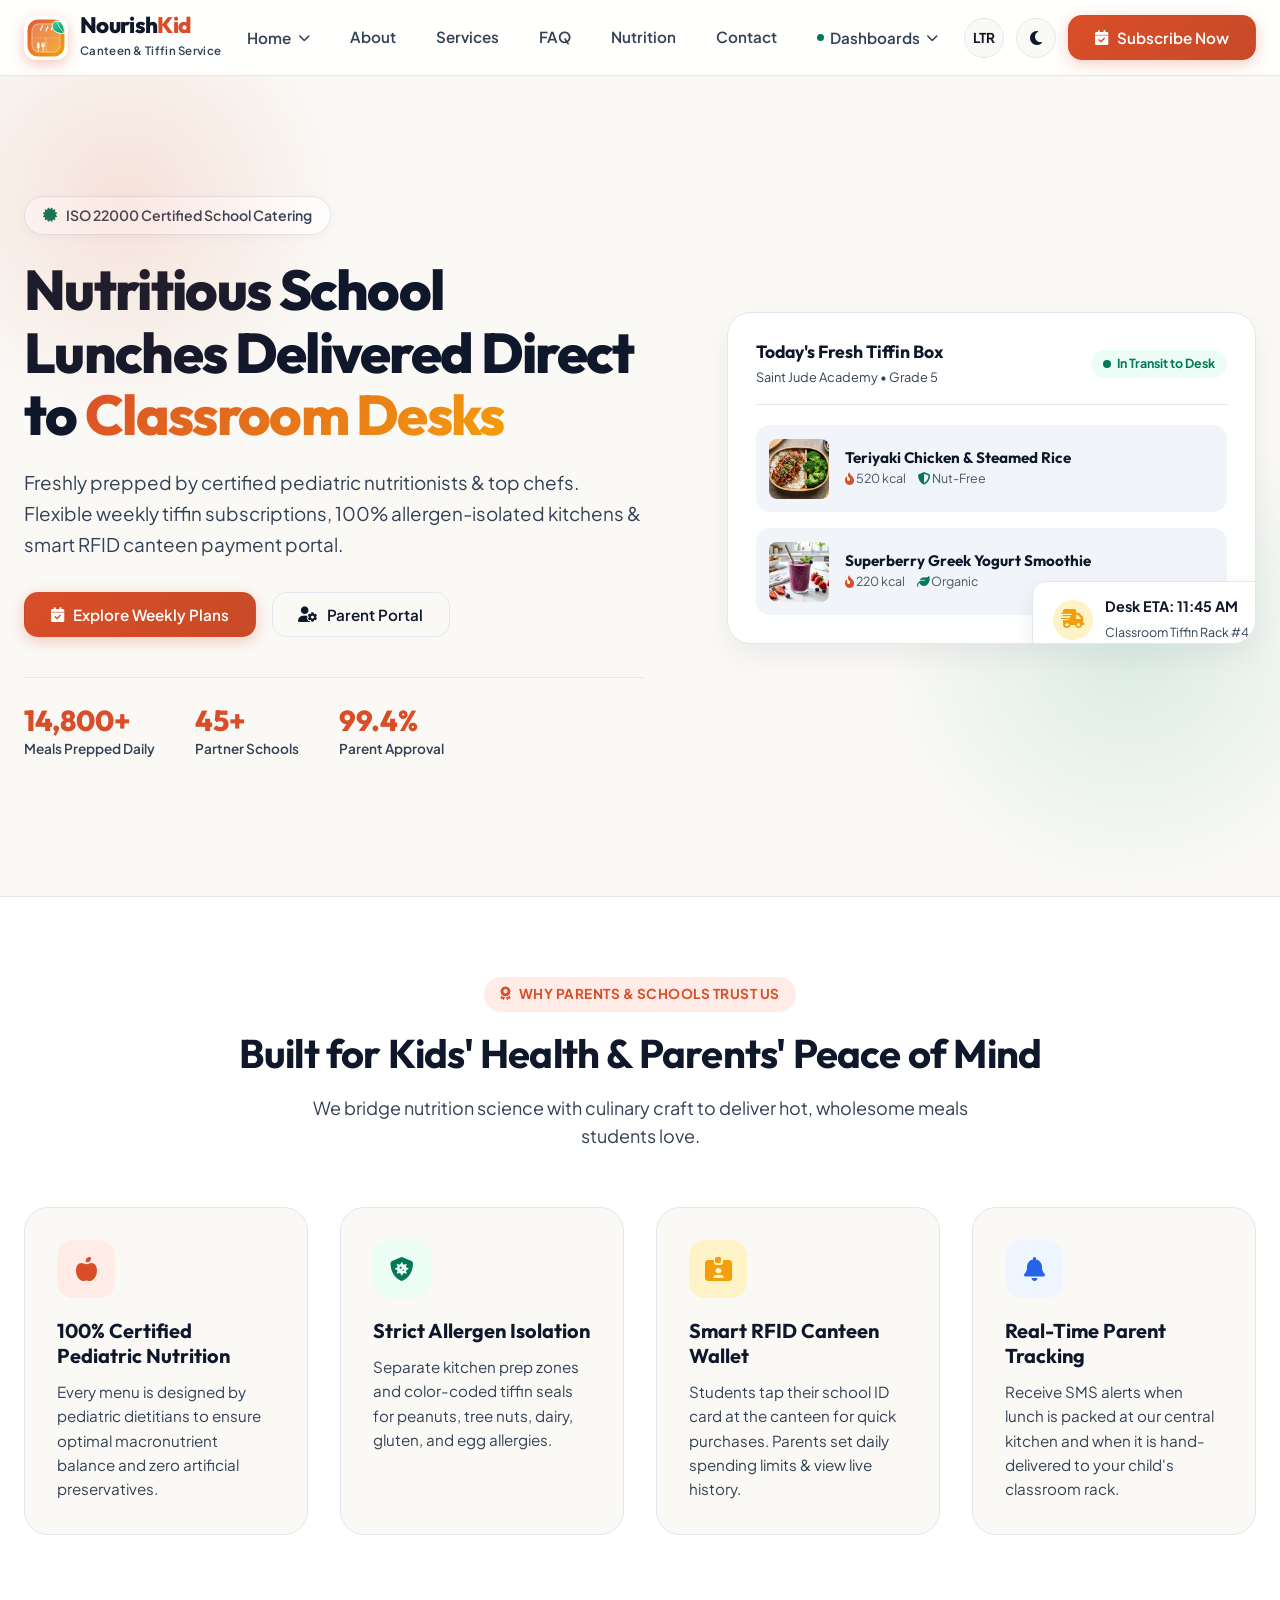
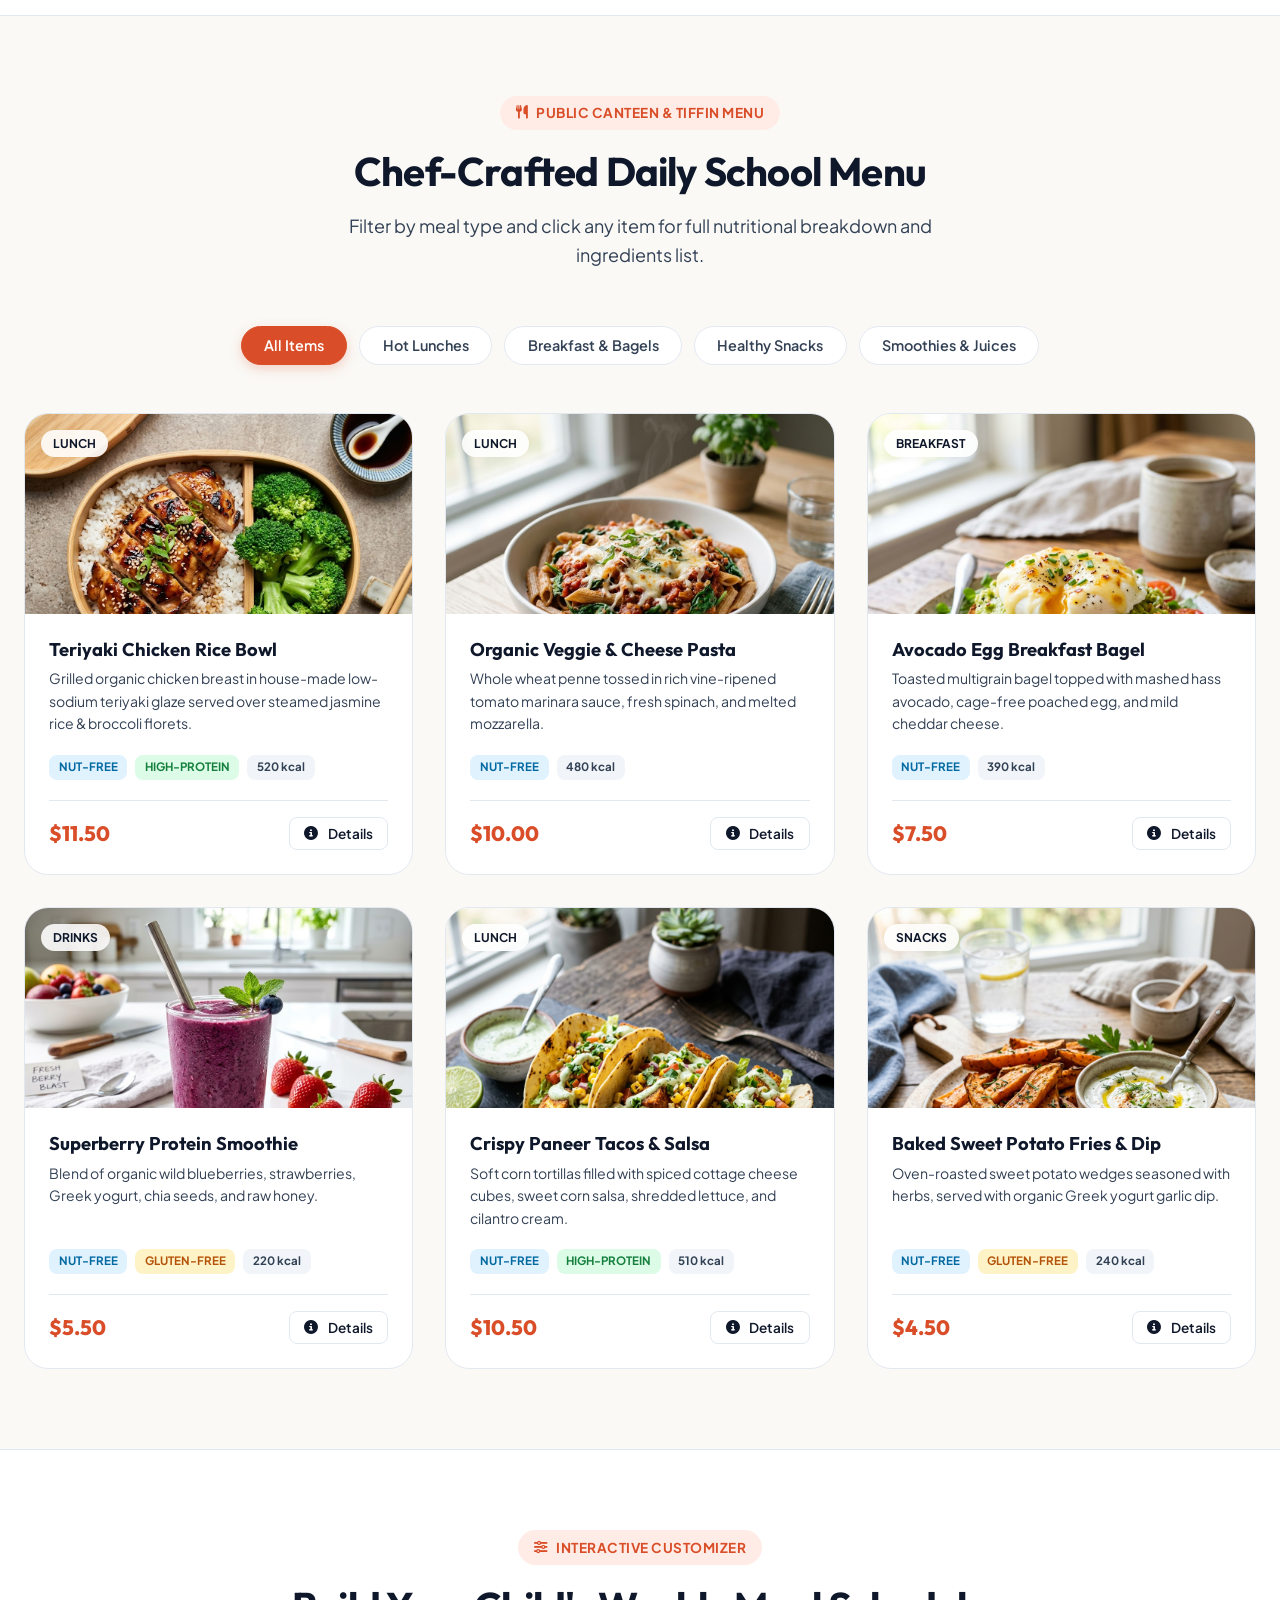
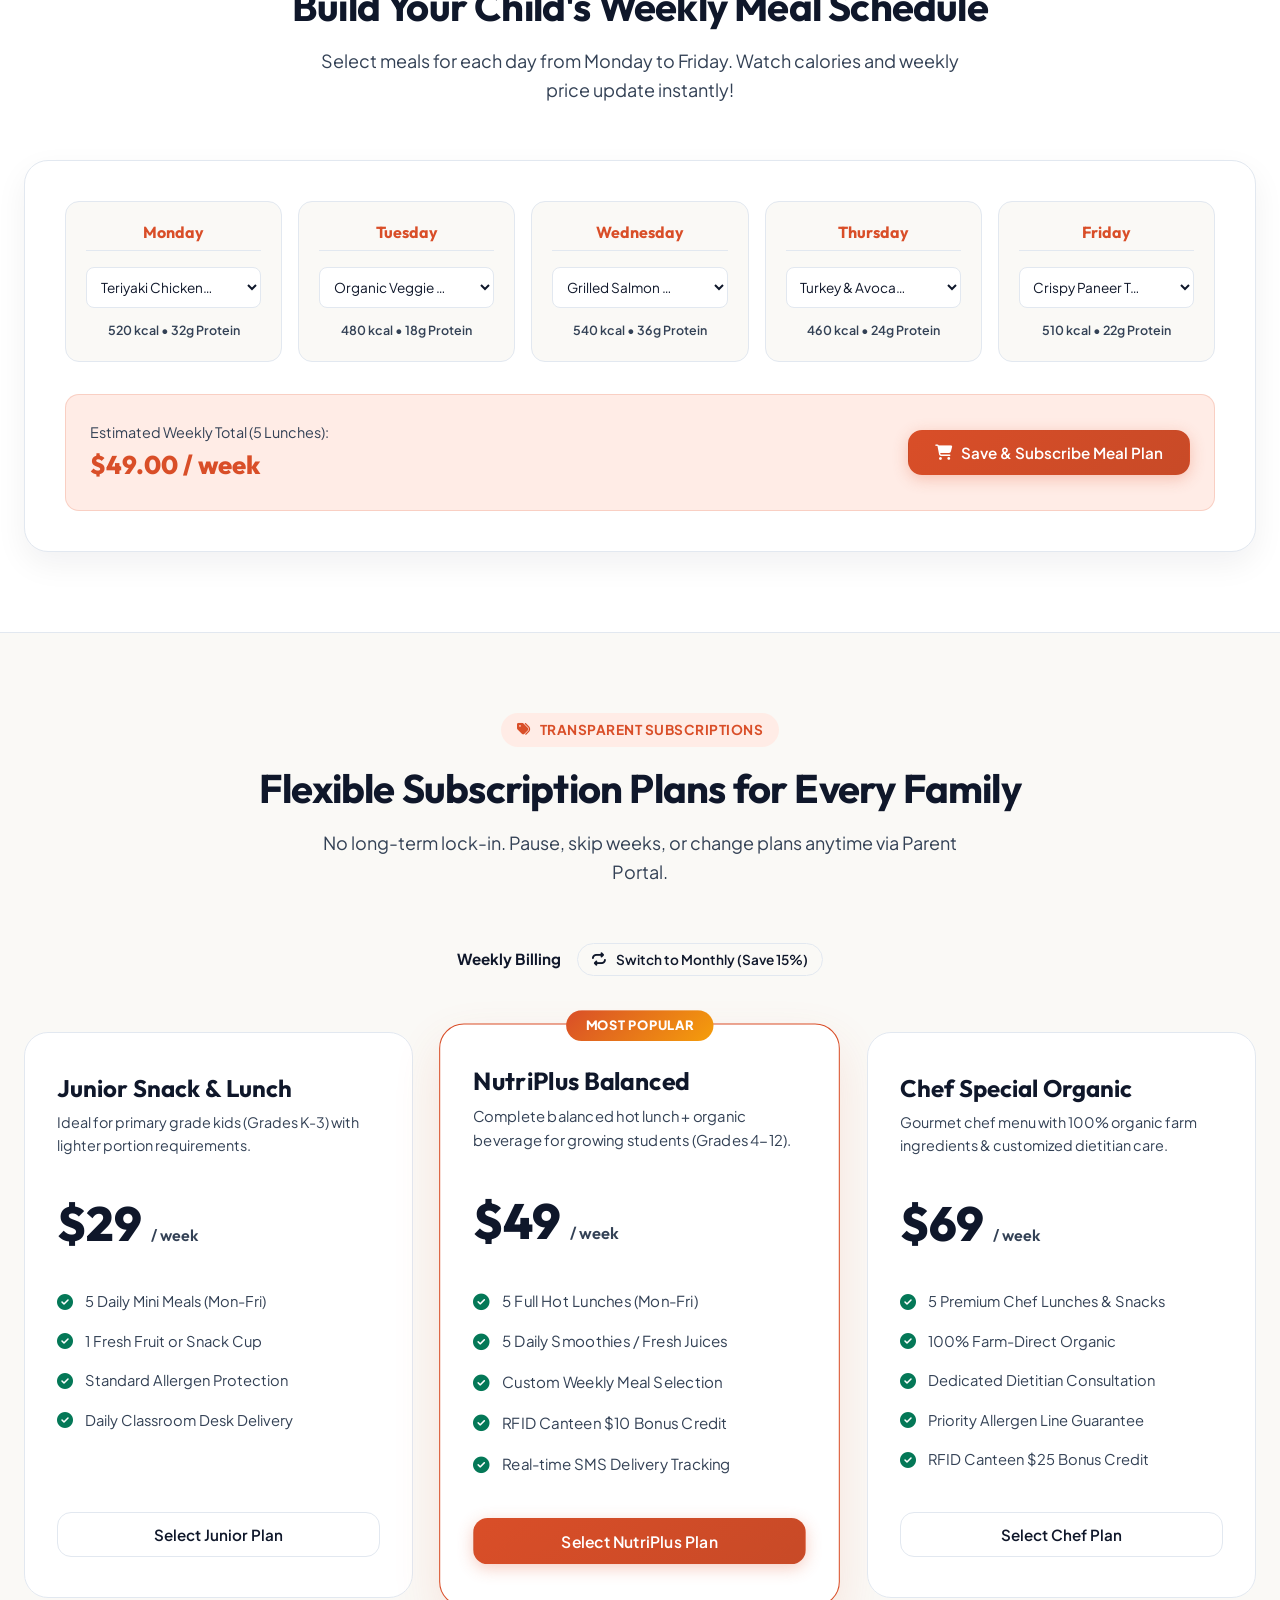
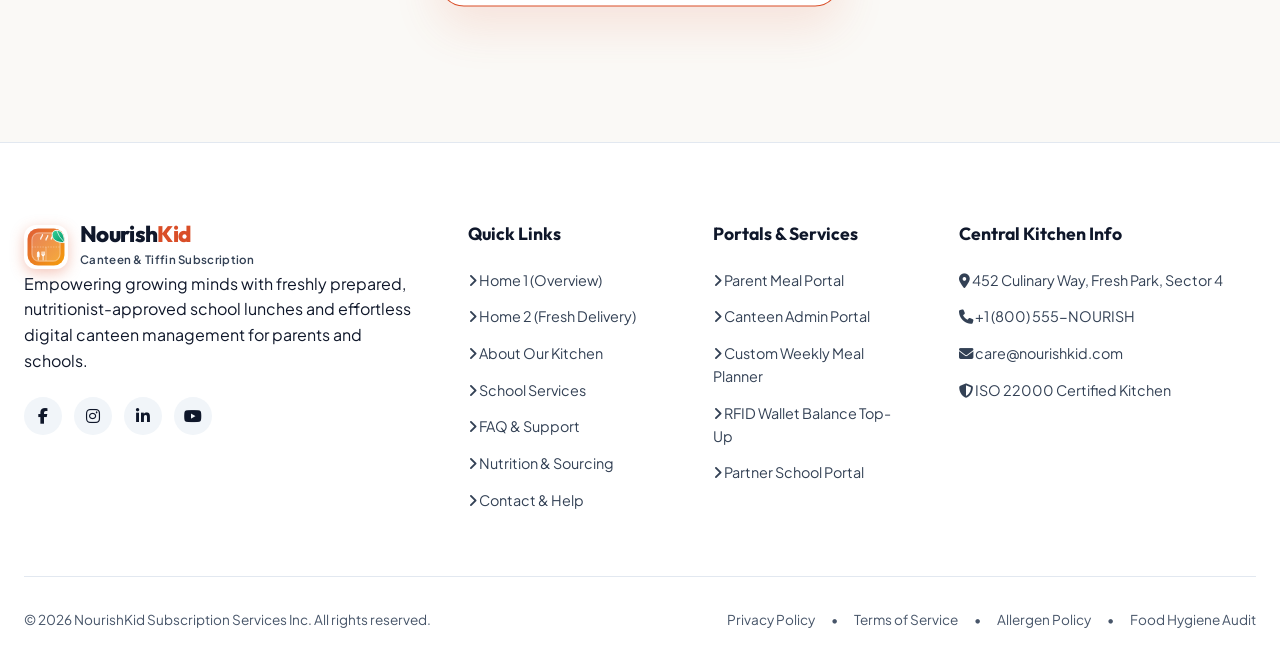
<file: index.html>
<!DOCTYPE html>
<html lang="en" dir="ltr" data-theme="light">

<head>
  <link rel="icon" type="image/svg+xml" href="favicon.svg">
  <meta charset="UTF-8">
  <meta name="viewport" content="width=device-width, initial-scale=1.0">
  <title>NourishKid - School Canteen & Tiffin Subscription Service</title>
  <meta name="description"
    content="Premium school canteen management, fresh tiffin subscription service, and interactive parent portal for healthy daily school meals.">

  <!-- Google Fonts: Outfit & Plus Jakarta Sans -->
  <link rel="preconnect" href="https://fonts.googleapis.com">
  <link rel="preconnect" href="https://fonts.gstatic.com" crossorigin>
  <link
    href="https://fonts.googleapis.com/css2?family=Outfit:wght@400;500;600;700;800&family=Plus+Jakarta+Sans:wght@400;500;600;700&display=swap"
    rel="stylesheet">

  <!-- FontAwesome Icons -->
  <link rel="stylesheet" href="https://cdnjs.cloudflare.com/ajax/libs/font-awesome/6.5.1/css/all.min.css">

  <link rel="stylesheet" href="./src/style.css">

  <style>
    /* Full Height Hero Fix */
    .hero-wrapper {
      min-height: calc(100vh - 80px) !important;
      display: flex !important;
      background-size: cover !important;
      background-position: center !important;
      background-repeat: no-repeat !important;
      align-items: center !important;
    }
    .hero-wrapper > .container {
      width: 100%;
    }
  </style>
</head>

<body>
  <!-- Global Navigation Header -->
  <header class="site-header" id="site-header">
    <div class="nav-container">
      <!-- Brand Logo with Inline Vector SVG -->
      <a href="#" class="brand-logo" id="brand-home-link">
        <svg xmlns="http://www.w3.org/2000/svg" viewBox="0 0 100 100" class="brand-logo-img">
          <defs>
            <linearGradient id="nk-bg-grad" x1="0%" y1="0%" x2="100%" y2="100%">
              <stop offset="0%" stop-color="#E05D38" />
              <stop offset="100%" stop-color="#F59E0B" />
            </linearGradient>
            <linearGradient id="nk-leaf-grad" x1="0%" y1="0%" x2="100%" y2="100%">
              <stop offset="0%" stop-color="#34D399" />
              <stop offset="100%" stop-color="#059669" />
            </linearGradient>
          </defs>
          <rect x="8" y="8" width="84" height="84" rx="24" fill="url(#nk-bg-grad)" />
          <rect x="18" y="18" width="64" height="64" rx="16" fill="#FFFFFF" fill-opacity="0.18" stroke="#FFFFFF"
            stroke-width="2.5" stroke-opacity="0.4" />
          <path d="M 18 50 L 82 50" stroke="#FFFFFF" stroke-width="2.5" stroke-opacity="0.3" stroke-dasharray="3 3" />
          <path d="M 50 50 L 50 82" stroke="#FFFFFF" stroke-width="2.5" stroke-opacity="0.3" />
          <path d="M 38 32 C 38 27 42 27 42 22" stroke="#FFFFFF" stroke-width="3" stroke-linecap="round" fill="none"
            opacity="0.9" />
          <path d="M 50 34 C 50 29 54 29 54 24" stroke="#FFFFFF" stroke-width="3" stroke-linecap="round" fill="none"
            opacity="0.9" />
          <path d="M 62 32 C 62 27 66 27 66 22" stroke="#FFFFFF" stroke-width="3" stroke-linecap="round" fill="none"
            opacity="0.9" />
          <g transform="translate(24, 56) scale(0.65)" stroke="#FFFFFF" stroke-width="3" stroke-linecap="round"
            stroke-linejoin="round" fill="none">
            <path d="M 10 25 L 10 12 C 10 6 16 6 16 12 L 16 25 M 13 25 L 13 36" fill="#FFFFFF" />
            <path d="M 26 8 L 26 18 M 30 8 L 30 18 M 34 8 L 34 18 M 26 18 C 26 24 34 24 34 18 M 30 24 L 30 36"
              fill="#FFFFFF" />
          </g>
          <g transform="translate(62, 10)">
            <path d="M 12 2 C 26 2 30 16 30 30 C 16 30 2 26 2 12 C 2 6 6 2 12 2 Z" fill="url(#nk-leaf-grad)"
              stroke="#FFFFFF" stroke-width="2" />
            <path d="M 12 2 Q 16 16 30 30" stroke="#FFFFFF" stroke-width="2" stroke-linecap="round" fill="none"
              opacity="0.8" />
          </g>
        </svg>
        <div class="logo-text">
          <span class="logo-title">Nourish<span class="highlight">Kid</span></span>
          <span class="logo-subtitle">Canteen & Tiffin Service</span>
        </div>
      </a>

      <!-- Navigation Links -->
      <nav class="nav-menu" id="nav-menu">
        <ul class="nav-list">
          <!-- Home Dropdown -->
          <li class="nav-item has-dropdown">
            <button class="nav-link dropdown-toggle" aria-expanded="false" id="home-dropdown-btn">
              <span>Home</span>
              <i class="fa-solid fa-chevron-down dropdown-arrow"></i>
            </button>
            <div class="dropdown-menu">
              <a href="./index.html" class="dropdown-item active" >
                <div class="dropdown-icon"><i class="fa-solid fa-store"></i></div>
                <div class="dropdown-info">
                  <span class="item-title">Home 1: Canteen & Subscriptions</span>
                  <span class="item-desc">Classic overview, menu tiers & weekly builder</span>
                </div>
              </a>
              <a href="./home2.html" class="dropdown-item" >
                <div class="dropdown-icon"><i class="fa-solid fa-truck-ramp-box"></i></div>
                <div class="dropdown-info">
                  <span class="item-title">Home 2: Fresh Delivery & Schools</span>
                  <span class="item-desc">Daily kitchen pipeline & school network</span>
                </div>
              </a>
            </div>
          </li>

          <!-- Direct Links -->
          <li class="nav-item">
            <a href="./about.html" class="nav-link" >About</a>
          </li>
          <li class="nav-item">
            <a href="./services.html" class="nav-link" >Services</a>
          </li>
          
          <li class="nav-item">
            <a href="./faq.html" class="nav-link" >FAQ</a>
          </li>
          <li class="nav-item">
            <a href="./nutrition.html" class="nav-link" >Nutrition</a>
          </li>
          <li class="nav-item">
            <a href="./contact.html" class="nav-link" >Contact</a>
          </li>

          <!-- Dashboards Dropdown -->
          <li class="nav-item has-dropdown">
            <button class="nav-link dropdown-toggle" aria-expanded="false" id="dashboard-dropdown-btn">
              <span class="badge-dot"></span>
              <span>Dashboards</span>
              <i class="fa-solid fa-chevron-down dropdown-arrow"></i>
            </button>
            <div class="dropdown-menu">
              <a href="./parent-dashboard.html" class="dropdown-item">
                <div class="dropdown-icon user-icon"><i class="fa-solid fa-user-gear"></i></div>
                <div class="dropdown-info">
                  <span class="item-title">User / Parent Dashboard</span>
                  <span class="item-desc">Weekly meal plans, allergies & billing</span>
                </div>
              </a>
              <a href="./admin-dashboard.html" class="dropdown-item">
                <div class="dropdown-icon admin-icon"><i class="fa-solid fa-chart-line"></i></div>
                <div class="dropdown-info">
                  <span class="item-title">Admin Dashboard</span>
                  <span class="item-desc">Menu manager, prep metrics & revenue</span>
                </div>
              </a>
            </div>
          </li>
        </ul>
      </nav>

      <!-- Right Header Actions -->
      <div class="nav-actions">
        <!-- RTL/LTR Toggle -->
        <button class="topbar-icon-btn" aria-label="Toggle Direction Mode" title="Toggle RTL/LTR" type="button"
          onclick="if(window.app){window.app.toggleDir();}else{var html=document.documentElement; var next=html.getAttribute('dir')==='ltr'?'rtl':'ltr'; html.setAttribute('dir', next); localStorage.setItem('nk_dir', next); var txt = this.querySelector('.rtl-status-text'); if(txt) txt.textContent = next.toUpperCase();}">
<span class="rtl-status-text" style="font-weight: 700; font-size: 0.85rem;">LTR</span>
</button>

        <!-- Dark / Light Theme Toggle Switch -->
        <button class="topbar-icon-btn" aria-label="Toggle Light/Dark Theme" title="Toggle Theme" type="button"
          onclick="if(window.app){window.app.toggleTheme();}else{var html=document.documentElement; var next=html.getAttribute('data-theme')==='light'?'dark':'light'; html.setAttribute('data-theme', next); localStorage.setItem('nk_theme', next); var icon=document.getElementById('theme-icon'); if(icon){icon.className=next==='dark'?'fa-solid fa-sun':'fa-solid fa-moon';}}">
          <i class="fa-solid fa-moon" id="theme-icon"></i>
        </button>

        <!-- Mobile Navigation Toggle -->
        <button id="mobile-menu-btn" class="btn-mobile-menu" aria-label="Toggle Menu">
          <i class="fa-solid fa-bars"></i>
        </button>

        <!-- CTA Subscribe Button -->
        <button class="btn btn-primary nav-cta-btn" id="open-subscribe-modal-btn">
          <i class="fa-solid fa-calendar-check"></i>
          <span>Subscribe Now</span>
        </button>
      </div>
    </div>
  </header>

  <!-- Main View Container (Pre-rendered for direct file viewing and server viewing) -->
  <main id="app-view-container">
    <div class="view-section active-view" id="view-home-1">
      <section class="hero-wrapper">
        <div class="hero-glow-1"></div>
        <div class="hero-glow-2"></div>
        <div class="container">
          <div class="hero-grid">
            <div class="hero-content">
              <div class="hero-badge">
                <i class="fa-solid fa-certificate"></i>
                <span>ISO 22000 Certified School Catering</span>
              </div>
              <h1 class="hero-title">
                Nutritious School Lunches Delivered Direct to <span class="text-gradient">Classroom Desks</span>
              </h1>
              <p class="hero-description">
                Freshly prepped by certified pediatric nutritionists & top chefs. Flexible weekly tiffin subscriptions,
                100% allergen-isolated kitchens & smart RFID canteen payment portal.
              </p>
              <div class="hero-cta-group">
                <button class="btn btn-primary btn-lg"
                  onclick="window.app ? window.app.openSubscribeModal() : alert('Subscription Modal Activated')">
                  <i class="fa-solid fa-calendar-check"></i>
                  <span>Explore Weekly Plans</span>
                </button>
                <button class="btn btn-outline btn-lg" onclick="window.location.href='./parent-dashboard.html'">
                  <i class="fa-solid fa-user-gear"></i>
                  <span>Parent Portal</span>
                </button>
              </div>
              <div class="hero-stats-row">
                <div class="stat-item">
                  <h3>14,800+</h3>
                  <p>Meals Prepped Daily</p>
                </div>
                <div class="stat-item">
                  <h3>45+</h3>
                  <p>Partner Schools</p>
                </div>
                <div class="stat-item">
                  <h3>99.4%</h3>
                  <p>Parent Approval</p>
                </div>
              </div>
            </div>

            <div class="hero-visual-card">
              <div class="card-top-bar">
                <div>
                  <h4>Today's Fresh Tiffin Box</h4>
                  <span style="font-size: 0.8rem; color: var(--text-muted);">Saint Jude Academy • Grade 5</span>
                </div>
                <span class="status-pill">
                  <span class="pulse-dot"></span>
                  <span>In Transit to Desk</span>
                </span>
              </div>

              <div class="hero-meal-preview">
                <div class="preview-meal-item">
                  <img src="./src/assets/teriyaki_chicken.png" alt="Teriyaki Chicken" style="width: 60px; height: 60px; border-radius: 8px; object-fit: cover;">
                  <div class="meal-details">
                    <h5>Teriyaki Chicken & Steamed Rice</h5>
                    <div class="meal-meta">
                      <span><i class="fa-solid fa-fire-flame-curved" style="color: var(--primary);"></i> 520 kcal</span>
                      <span><i class="fa-solid fa-shield-halved" style="color: var(--secondary);"></i> Nut-Free</span>
                    </div>
                  </div>
                </div>

                <div class="preview-meal-item">
                  <img src="./src/assets/berry_smoothie.png" alt="Superberry Smoothie" style="width: 60px; height: 60px; border-radius: 8px; object-fit: cover;">
                  <div class="meal-details">
                    <h5>Superberry Greek Yogurt Smoothie</h5>
                    <div class="meal-meta">
                      <span><i class="fa-solid fa-fire-flame-curved" style="color: var(--primary);"></i> 220 kcal</span>
                      <span><i class="fa-solid fa-leaf" style="color: var(--secondary);"></i> Organic</span>
                    </div>
                  </div>
                </div>
              </div>

              <div class="floating-badge">
                <div class="badge-icon"><i class="fa-solid fa-truck-fast"></i></div>
                <div>
                  <strong style="font-size: 0.9rem; display: block;">Desk ETA: 11:45 AM</strong>
                  <span style="font-size: 0.78rem; color: var(--text-muted);">Classroom Tiffin Rack #4</span>
                </div>
              </div>
            </div>
          </div>
        </div>
      </section>

      <!-- Trust Badges -->
      <section class="features-section">
        <div class="container">
          <div class="section-header text-center">
            <span class="section-tag"><i class="fa-solid fa-award"></i> Why Parents & Schools Trust Us</span>
            <h2 class="section-title">Built for Kids' Health & Parents' Peace of Mind</h2>
            <p class="section-subtitle">We bridge nutrition science with culinary craft to deliver hot, wholesome meals
              students love.</p>
          </div>

          <div class="container">
          <div class="alternating-row">
            <div class="split-image-container"><i class="fa-solid fa-quote-left"></i></div>
            <div>
              <p style="font-size: 1.2rem; font-style: italic;">"The Tiffin service has been a lifesaver. My son actually looks forward to lunch, and I love the organic ingredients!"</p>
              <h4 style="margin-top: 15px; color: var(--primary);">- Sarah M., Parent</h4>
            </div>
          </div>
          <div class="alternating-row">
            <div class="split-image-container" style="background: var(--secondary-light);"><i class="fa-solid fa-shield-halved"></i></div>
            <div>
              <p style="font-size: 1.2rem; font-style: italic;">"The allergy isolation protocols gave us the peace of mind we needed to finally subscribe to a school lunch program."</p>
              <h4 style="margin-top: 15px; color: var(--secondary);">- James T., Parent</h4>
            </div>
          </div>
        </div>
      </section>

      <!-- App Download Banner -->
      <section class="hero-wrapper" style="background: linear-gradient(135deg, var(--primary) 0%, var(--primary-light) 100%); color: white; padding: 4rem 1rem;">
        <div class="container text-center">
          <h2 class="hero-title" style="color: white; font-size: 2.5rem;">Manage Meals on the Go</h2>
          <p class="hero-description" style="color: rgba(255,255,255,0.9); max-width: 600px; margin: 0 auto 2rem auto;">
            Download the NourishKid Parent Portal app to pause subscriptions, top up RFID wallets, and track nutrition directly from your phone.
          </p>
          <div>
            <button class="btn btn-outline" style="color: white; border-color: white; margin: 0 10px;"><i class="fa-brands fa-apple"></i> App Store</button>
            <button class="btn btn-outline" style="color: white; border-color: white; margin: 0 10px;"><i class="fa-brands fa-google-play"></i> Google Play</button>
          </div>
        </div>
      </section>
</div>
  </main>

  <!-- Global Footer -->
  <footer class="site-footer">
    <div class="footer-container">
      <div class="footer-grid">
        <div class="footer-col brand-col">
          <div class="brand-logo footer-logo">
            <svg xmlns="http://www.w3.org/2000/svg" viewBox="0 0 100 100" class="brand-logo-img">
              <rect x="8" y="8" width="84" height="84" rx="24" fill="url(#nk-bg-grad)" />
              <rect x="18" y="18" width="64" height="64" rx="16" fill="#FFFFFF" fill-opacity="0.18" stroke="#FFFFFF"
                stroke-width="2.5" stroke-opacity="0.4" />
              <path d="M 18 50 L 82 50" stroke="#FFFFFF" stroke-width="2.5" stroke-opacity="0.3"
                stroke-dasharray="3 3" />
              <path d="M 50 50 L 50 82" stroke="#FFFFFF" stroke-width="2.5" stroke-opacity="0.3" />
              <path d="M 38 32 C 38 27 42 27 42 22" stroke="#FFFFFF" stroke-width="3" stroke-linecap="round" fill="none"
                opacity="0.9" />
              <path d="M 50 34 C 50 29 54 29 54 24" stroke="#FFFFFF" stroke-width="3" stroke-linecap="round" fill="none"
                opacity="0.9" />
              <path d="M 62 32 C 62 27 66 27 66 22" stroke="#FFFFFF" stroke-width="3" stroke-linecap="round" fill="none"
                opacity="0.9" />
              <g transform="translate(24, 56) scale(0.65)" stroke="#FFFFFF" stroke-width="3" stroke-linecap="round"
                stroke-linejoin="round" fill="none">
                <path d="M 10 25 L 10 12 C 10 6 16 6 16 12 L 16 25 M 13 25 L 13 36" fill="#FFFFFF" />
                <path d="M 26 8 L 26 18 M 30 8 L 30 18 M 34 8 L 34 18 M 26 18 C 26 24 34 24 34 18 M 30 24 L 30 36"
                  fill="#FFFFFF" />
              </g>
              <g transform="translate(62, 10)">
                <path d="M 12 2 C 26 2 30 16 30 30 C 16 30 2 26 2 12 C 2 6 6 2 12 2 Z" fill="url(#nk-leaf-grad)"
                  stroke="#FFFFFF" stroke-width="2" />
                <path d="M 12 2 Q 16 16 30 30" stroke="#FFFFFF" stroke-width="2" stroke-linecap="round" fill="none"
                  opacity="0.8" />
              </g>
            </svg>
            <div class="logo-text">
              <span class="logo-title">Nourish<span class="highlight">Kid</span></span>
              <span class="logo-subtitle">Canteen & Tiffin Subscription</span>
            </div>
          </div>
          <p class="footer-desc">
            Empowering growing minds with freshly prepared, nutritionist-approved school lunches and effortless digital
            canteen management for parents and schools.
          </p>
          <div class="social-links">
            <a href="#" class="social-icon" aria-label="Facebook"><i class="fa-brands fa-facebook-f"></i></a>
            <a href="#" class="social-icon" aria-label="Instagram"><i class="fa-brands fa-instagram"></i></a>
            <a href="#" class="social-icon" aria-label="LinkedIn"><i class="fa-brands fa-linkedin-in"></i></a>
            <a href="#" class="social-icon" aria-label="YouTube"><i class="fa-brands fa-youtube"></i></a>
          </div>
        </div>

        <div class="footer-col">
          <h4 class="footer-heading">Quick Links</h4>
          <ul class="footer-links">
            <li><a href="./index.html" class="view-trigger" ><i class="fa-solid fa-angle-right"></i>
                Home 1 (Overview)</a></li>
            <li><a href="./home2.html" class="view-trigger" ><i class="fa-solid fa-angle-right"></i>
                Home 2 (Fresh Delivery)</a></li>
            <li><a href="./about.html" class="view-trigger" ><i class="fa-solid fa-angle-right"></i>
                About Our Kitchen</a></li>
            <li><a href="./services.html" class="view-trigger" ><i
                  class="fa-solid fa-angle-right"></i> School Services</a></li>
            
            <li><a href="./faq.html" class="view-trigger" ><i
                  class="fa-solid fa-angle-right"></i> FAQ & Support</a></li>
            <li><a href="./nutrition.html" class="view-trigger" ><i
                  class="fa-solid fa-angle-right"></i> Nutrition & Sourcing</a></li>
            <li><a href="./contact.html" class="view-trigger" ><i
                  class="fa-solid fa-angle-right"></i> Contact & Help</a></li>
          </ul>
        </div>

        <div class="footer-col">
          <h4 class="footer-heading">Portals & Services</h4>
          <ul class="footer-links">
            <li><a href="./parent-dashboard.html"><i class="fa-solid fa-angle-right"></i> Parent Meal Portal</a></li>
            <li><a href="./admin-dashboard.html"><i class="fa-solid fa-angle-right"></i> Canteen Admin Portal</a></li>
            <li><a href="#" id="footer-weekly-plan-btn"><i class="fa-solid fa-angle-right"></i> Custom Weekly Meal
                Planner</a></li>
            <li><a href="#" id="footer-rfid-wallet-btn"><i class="fa-solid fa-angle-right"></i> RFID Wallet Balance
                Top-Up</a></li>
            <li><a href="#" id="footer-school-partner-btn"><i class="fa-solid fa-angle-right"></i> Partner School
                Portal</a></li>
          </ul>
        </div>

        <div class="footer-col">
          <h4 class="footer-heading">Central Kitchen Info</h4>
          <ul class="contact-info">
            <li><i class="fa-solid fa-location-dot"></i> 452 Culinary Way, Fresh Park, Sector 4</li>
            <li><i class="fa-solid fa-phone"></i> +1 (800) 555-NOURISH</li>
            <li><i class="fa-solid fa-envelope"></i> care@nourishkid.com</li>
            <li><i class="fa-solid fa-shield-halved"></i> ISO 22000 Certified Kitchen</li>
          </ul>
        </div>
      </div>

      <div class="footer-bottom">
        <p>&copy; 2026 NourishKid Subscription Services Inc. All rights reserved.</p>
        <div class="bottom-links">
          <a href="#">Privacy Policy</a>
          <span>•</span>
          <a href="#">Terms of Service</a>
          <span>•</span>
          <a href="#">Allergen Policy</a>
          <span>•</span>
          <a href="#">Food Hygiene Audit</a>
        </div>
      </div>
    </div>
  </footer>

  <!-- Modal: Quick Subscription Builder -->
  <div class="modal-backdrop" id="subscribe-modal">
    <div class="modal-card">
      <button class="modal-close" id="modal-close-btn">&times;</button>
      <div class="modal-header">
        <div class="modal-icon"><i class="fa-solid fa-box-open"></i></div>
        <div>
          <h3 class="modal-title">Subscribe to Weekly Tiffin Plan</h3>
          <p class="modal-subtitle">Choose your plan, student school & allergy settings</p>
        </div>
      </div>
      <div class="modal-body">
        <form id="subscribe-form">
          <div class="form-grid">
            <div class="form-group">
              <label for="modal-student-name">Student Full Name</label>
              <input type="text" id="modal-student-name" class="form-input" placeholder="e.g. Liam Davis" required>
            </div>
            <div class="form-group">
              <label for="modal-school-name">School / College</label>
              <select id="modal-school-name" class="form-select" required>
                <option value="Saint Jude Academy">Saint Jude Academy</option>
                <option value="Oakridge International">Oakridge International</option>
                <option value="Greenwood High School">Greenwood High School</option>
                <option value="Cambridge Prep School">Cambridge Prep School</option>
              </select>
            </div>
            <div class="form-group">
              <label for="modal-grade">Grade & Section</label>
              <input type="text" id="modal-grade" class="form-input" placeholder="e.g. Grade 5 - Section B" required>
            </div>
            <div class="form-group">
              <label for="modal-plan-tier">Meal Plan Tier</label>
              <select id="modal-plan-tier" class="form-select" required>
                <option value="NutriPlus Balanced Plan - $49/wk">NutriPlus Balanced ($49/week)</option>
                <option value="Chef Special Organic Tiffin - $69/wk">Chef Special Organic ($69/week)</option>
                <option value="Junior Lite Snack Plan - $29/wk">Junior Lite Snack ($29/week)</option>
              </select>
            </div>
          </div>

          <div class="form-group">
            <label>Dietary Restrictions / Allergies</label>
            <div class="checkbox-group">
              <label class="checkbox-label"><input type="checkbox" name="allergy" value="Nut-Free" checked>
                Nut-Free</label>
              <label class="checkbox-label"><input type="checkbox" name="allergy" value="Gluten-Free">
                Gluten-Free</label>
              <label class="checkbox-label"><input type="checkbox" name="allergy" value="Dairy-Free"> Dairy-Free</label>
              <label class="checkbox-label"><input type="checkbox" name="allergy" value="Jain/Halal">
                Halal/Vegetarian</label>
            </div>
          </div>

          <div class="modal-summary">
            <div class="summary-item"><span>Total Weekly Billing:</span> <strong id="modal-summary-price">$49.00 /
                week</strong></div>
            <div class="summary-item"><span>Delivery Desk:</span> <span>Classroom Tiffin Rack #4</span></div>
          </div>

          <button type="submit" class="btn btn-primary btn-block">Confirm Subscription & Start Next Week</button>
        </form>
      </div>
    </div>
  </div>

  <!-- Toast Notification Container -->
  <div id="toast-container" class="toast-container"></div>

  <script src="./src/main.js"></script>
</body>

</html>
</file>
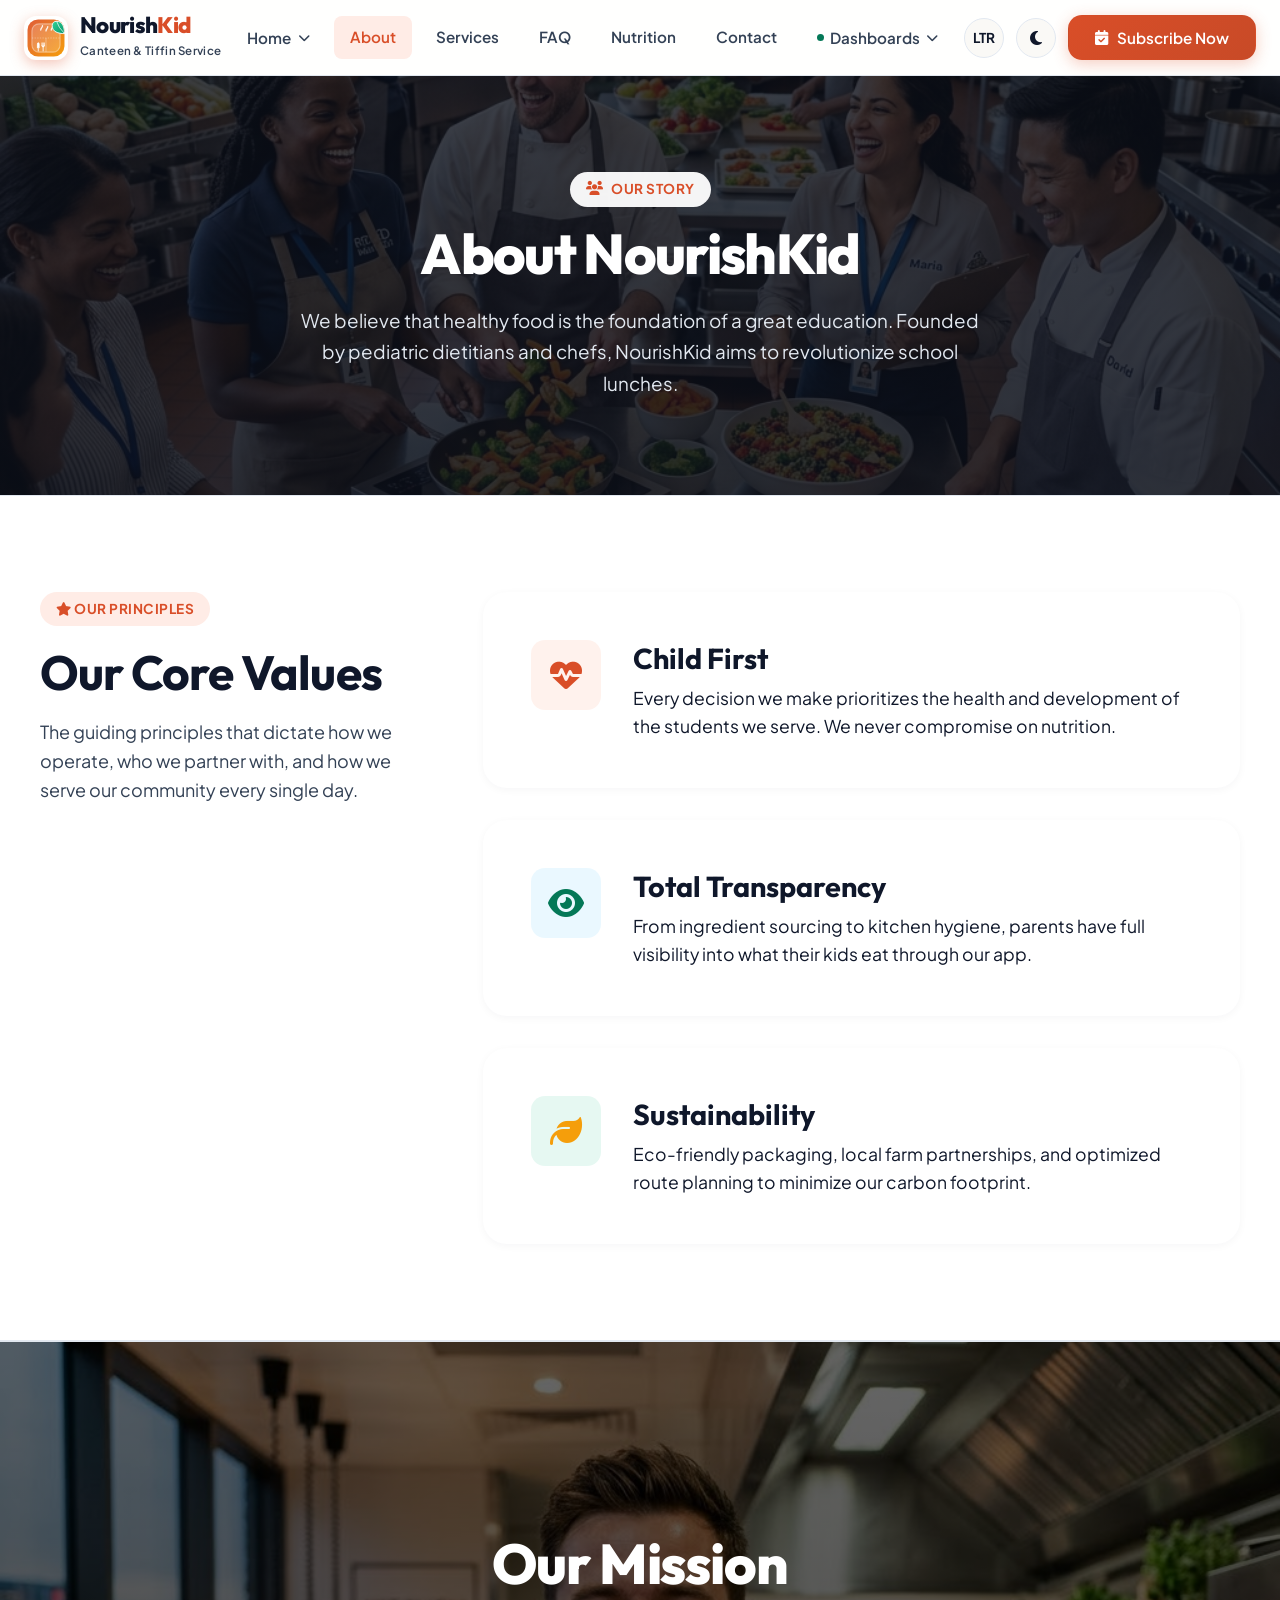
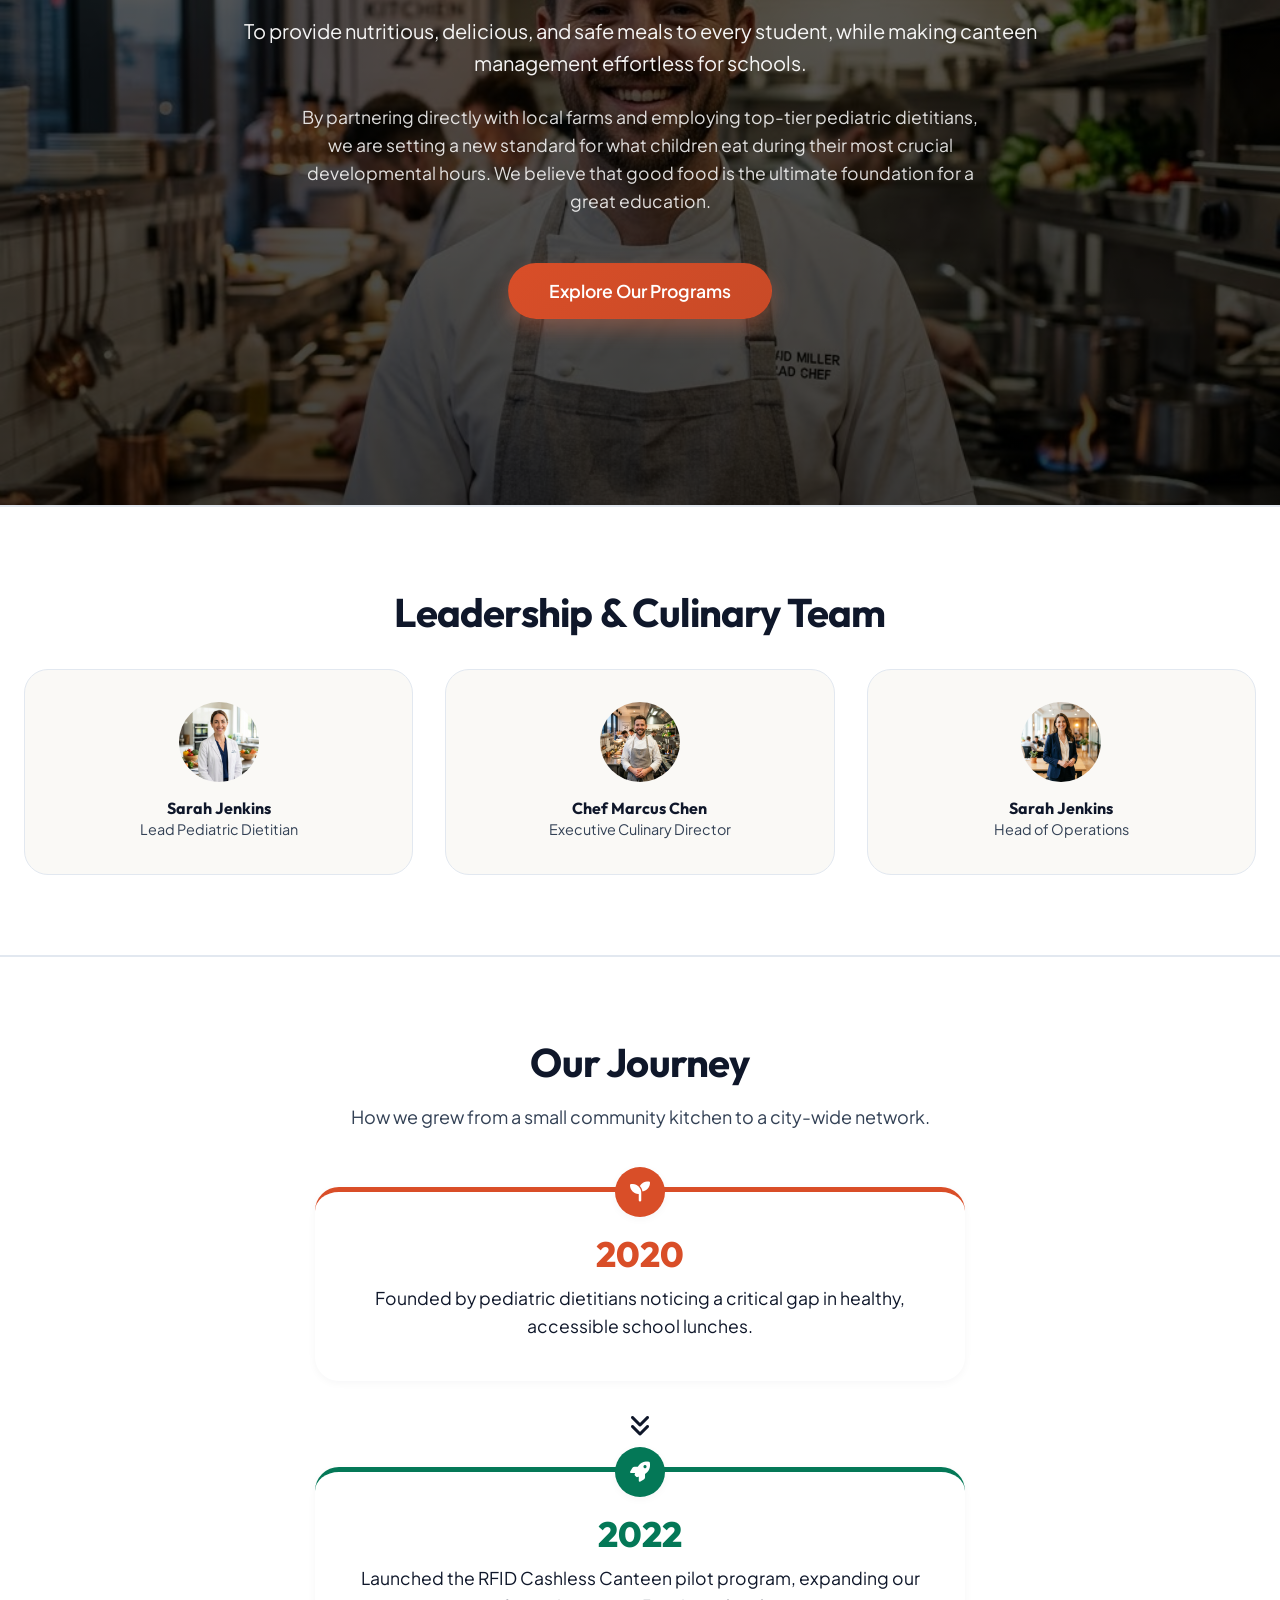
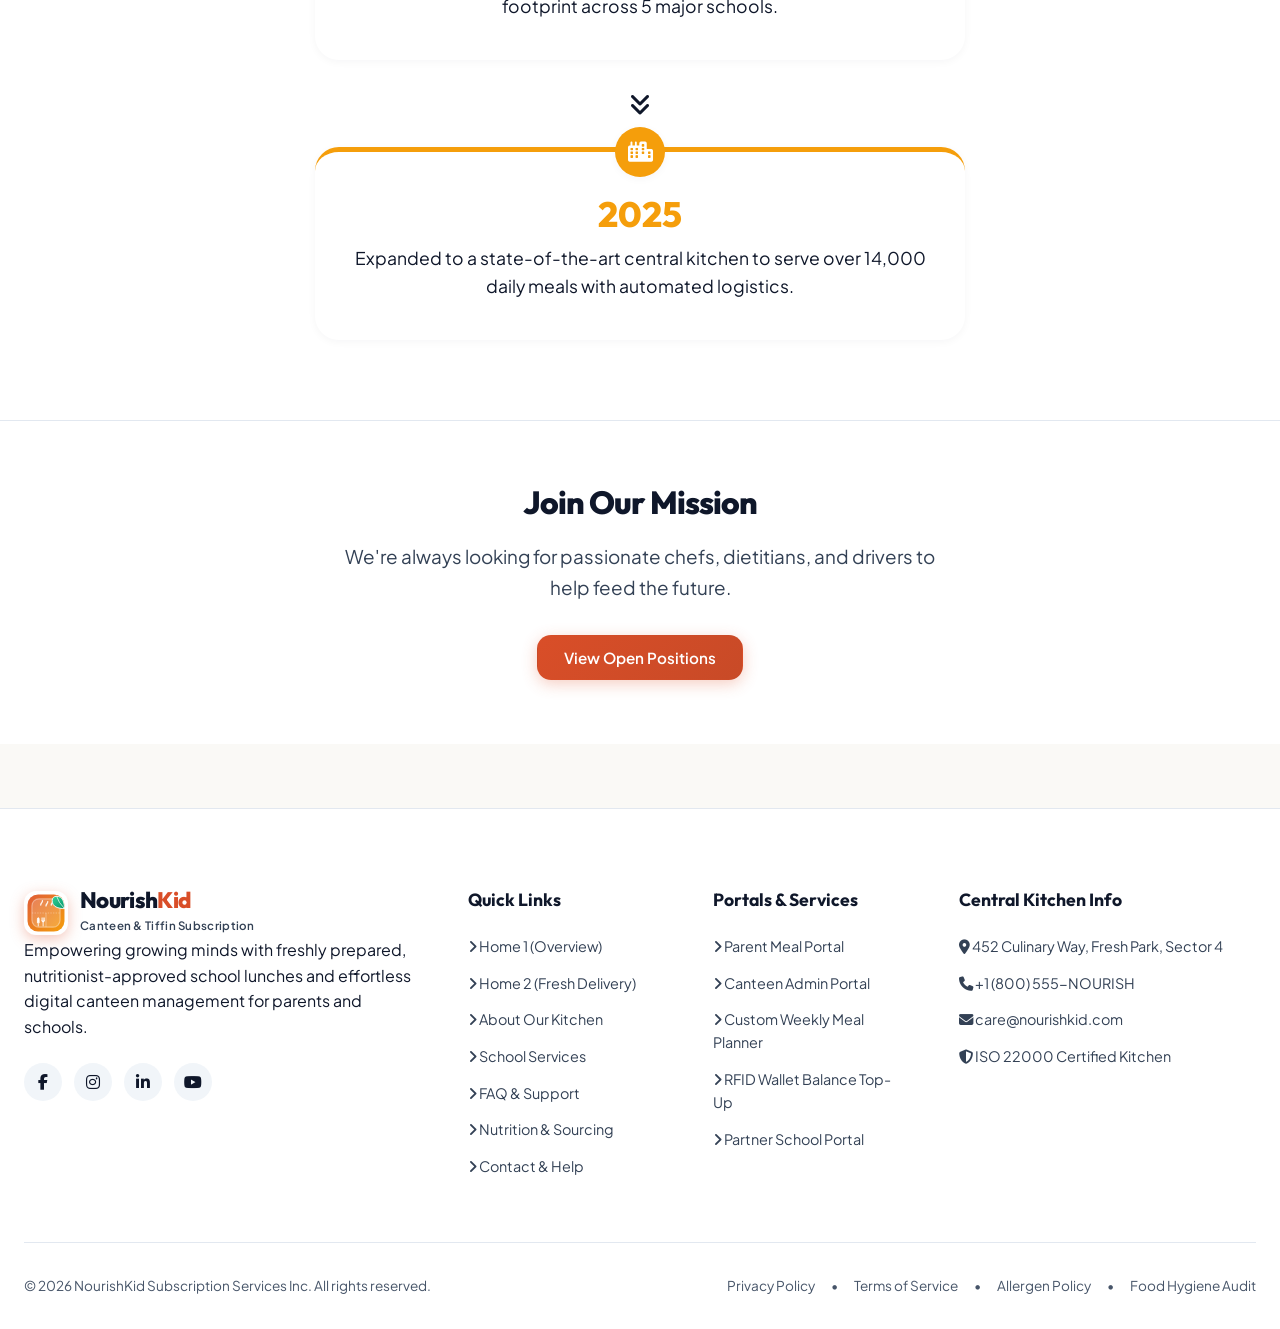
<file: about.html>
<!DOCTYPE html>

<html data-theme="light" dir="ltr" lang="en">
<head>
  <link rel="icon" type="image/svg+xml" href="favicon.svg">
<meta charset="utf-8"/>
<meta content="width=device-width, initial-scale=1.0" name="viewport"/>
<title>NourishKid - School Canteen &amp; Tiffin Subscription Service</title>
<meta content="Premium school canteen management, fresh tiffin subscription service, and interactive parent portal for healthy daily school meals." name="description"/>
<!-- Google Fonts: Outfit & Plus Jakarta Sans -->
<link href="https://fonts.googleapis.com" rel="preconnect"/>
<link crossorigin="" href="https://fonts.gstatic.com" rel="preconnect"/>
<link href="https://fonts.googleapis.com/css2?family=Outfit:wght@400;500;600;700;800&amp;family=Plus+Jakarta+Sans:wght@400;500;600;700&amp;display=swap" rel="stylesheet"/>
<!-- FontAwesome Icons -->
<link href="https://cdnjs.cloudflare.com/ajax/libs/font-awesome/6.5.1/css/all.min.css" rel="stylesheet"/>
<link href="./src/style.css" rel="stylesheet"/>
</head>
<body>
<!-- Global Navigation Header -->
<header class="site-header" id="site-header">
<div class="nav-container">
<!-- Brand Logo with Inline Vector SVG -->
<a class="brand-logo" href="#" id="brand-home-link">
<svg class="brand-logo-img" viewbox="0 0 100 100" xmlns="http://www.w3.org/2000/svg">
<defs>
<lineargradient id="nk-bg-grad" x1="0%" x2="100%" y1="0%" y2="100%">
<stop offset="0%" stop-color="#E05D38"></stop>
<stop offset="100%" stop-color="#F59E0B"></stop>
</lineargradient>
<lineargradient id="nk-leaf-grad" x1="0%" x2="100%" y1="0%" y2="100%">
<stop offset="0%" stop-color="#34D399"></stop>
<stop offset="100%" stop-color="#059669"></stop>
</lineargradient>
</defs>
<rect fill="url(#nk-bg-grad)" height="84" rx="24" width="84" x="8" y="8"></rect>
<rect fill="#FFFFFF" fill-opacity="0.18" height="64" rx="16" stroke="#FFFFFF" stroke-opacity="0.4" stroke-width="2.5" width="64" x="18" y="18"></rect>
<path d="M 18 50 L 82 50" stroke="#FFFFFF" stroke-dasharray="3 3" stroke-opacity="0.3" stroke-width="2.5"></path>
<path d="M 50 50 L 50 82" stroke="#FFFFFF" stroke-opacity="0.3" stroke-width="2.5"></path>
<path d="M 38 32 C 38 27 42 27 42 22" fill="none" opacity="0.9" stroke="#FFFFFF" stroke-linecap="round" stroke-width="3"></path>
<path d="M 50 34 C 50 29 54 29 54 24" fill="none" opacity="0.9" stroke="#FFFFFF" stroke-linecap="round" stroke-width="3"></path>
<path d="M 62 32 C 62 27 66 27 66 22" fill="none" opacity="0.9" stroke="#FFFFFF" stroke-linecap="round" stroke-width="3"></path>
<g fill="none" stroke="#FFFFFF" stroke-linecap="round" stroke-linejoin="round" stroke-width="3" transform="translate(24, 56) scale(0.65)">
<path d="M 10 25 L 10 12 C 10 6 16 6 16 12 L 16 25 M 13 25 L 13 36" fill="#FFFFFF"></path>
<path d="M 26 8 L 26 18 M 30 8 L 30 18 M 34 8 L 34 18 M 26 18 C 26 24 34 24 34 18 M 30 24 L 30 36" fill="#FFFFFF"></path>
</g>
<g transform="translate(62, 10)">
<path d="M 12 2 C 26 2 30 16 30 30 C 16 30 2 26 2 12 C 2 6 6 2 12 2 Z" fill="url(#nk-leaf-grad)" stroke="#FFFFFF" stroke-width="2"></path>
<path d="M 12 2 Q 16 16 30 30" fill="none" opacity="0.8" stroke="#FFFFFF" stroke-linecap="round" stroke-width="2"></path>
</g>
</svg>
<div class="logo-text">
<span class="logo-title">Nourish<span class="highlight">Kid</span></span>
<span class="logo-subtitle">Canteen &amp; Tiffin Service</span>
</div>
</a>
<!-- Navigation Links -->
<nav class="nav-menu" id="nav-menu">
<ul class="nav-list">
<!-- Home Dropdown -->
<li class="nav-item has-dropdown">
<button aria-expanded="false" class="nav-link dropdown-toggle" id="home-dropdown-btn">
<span>Home</span>
<i class="fa-solid fa-chevron-down dropdown-arrow"></i>
</button>
<div class="dropdown-menu">
<a class="dropdown-item active" href="./index.html">
<div class="dropdown-icon"><i class="fa-solid fa-store"></i></div>
<div class="dropdown-info">
<span class="item-title">Home 1: Canteen &amp; Subscriptions</span>
<span class="item-desc">Classic overview, menu tiers &amp; weekly builder</span>
</div>
</a>
<a class="dropdown-item" href="./home2.html">
<div class="dropdown-icon"><i class="fa-solid fa-truck-ramp-box"></i></div>
<div class="dropdown-info">
<span class="item-title">Home 2: Fresh Delivery &amp; Schools</span>
<span class="item-desc">Daily kitchen pipeline &amp; school network</span>
</div>
</a>
</div>
</li>
<!-- Direct Links -->
<li class="nav-item">
<a class="nav-link" href="./about.html">About</a>
</li>
<li class="nav-item">
<a class="nav-link" href="./services.html">Services</a>
</li>
<li class="nav-item">
<a class="nav-link" href="./faq.html">FAQ</a>
</li>
<li class="nav-item">
<a class="nav-link" href="./nutrition.html">Nutrition</a>
</li>
<li class="nav-item">
<a class="nav-link" href="./contact.html">Contact</a>
</li>
<!-- Dashboards Dropdown -->
<li class="nav-item has-dropdown">
<button aria-expanded="false" class="nav-link dropdown-toggle" id="dashboard-dropdown-btn">
<span class="badge-dot"></span>
<span>Dashboards</span>
<i class="fa-solid fa-chevron-down dropdown-arrow"></i>
</button>
<div class="dropdown-menu">
<a class="dropdown-item" href="./parent-dashboard.html">
<div class="dropdown-icon user-icon"><i class="fa-solid fa-user-gear"></i></div>
<div class="dropdown-info">
<span class="item-title">User / Parent Dashboard</span>
<span class="item-desc">Weekly meal plans, allergies &amp; billing</span>
</div>
</a>
<a class="dropdown-item" href="./admin-dashboard.html">
<div class="dropdown-icon admin-icon"><i class="fa-solid fa-chart-line"></i></div>
<div class="dropdown-info">
<span class="item-title">Admin Dashboard</span>
<span class="item-desc">Menu manager, prep metrics &amp; revenue</span>
</div>
</a>
</div>
</li>
</ul>
</nav>
<!-- Right Header Actions -->
<div class="nav-actions">
<!-- RTL/LTR Toggle -->
<button aria-label="Toggle Direction Mode" class="topbar-icon-btn" onclick="if(window.app){window.app.toggleDir();}else{var html=document.documentElement; var next=html.getAttribute('dir')==='ltr'?'rtl':'ltr'; html.setAttribute('dir', next); localStorage.setItem('nk_dir', next); var txt = this.querySelector('.rtl-status-text'); if(txt) txt.textContent = next.toUpperCase();}" title="Toggle RTL/LTR" type="button">
<span class="rtl-status-text" style="font-weight: 700; font-size: 0.85rem;">LTR</span>
</button>
<!-- Dark / Light Theme Toggle Switch -->
<button aria-label="Toggle Light/Dark Theme" class="topbar-icon-btn" onclick="if(window.app){window.app.toggleTheme();}else{var html=document.documentElement; var next=html.getAttribute('data-theme')==='light'?'dark':'light'; html.setAttribute('data-theme', next); localStorage.setItem('nk_theme', next); var icon=document.getElementById('theme-icon'); if(icon){icon.className=next==='dark'?'fa-solid fa-sun':'fa-solid fa-moon';}}" title="Toggle Theme" type="button">
<i class="fa-solid fa-moon" id="theme-icon"></i>
</button>
<!-- Mobile Navigation Toggle -->
<button aria-label="Toggle Menu" class="btn-mobile-menu" id="mobile-menu-btn">
<i class="fa-solid fa-bars"></i>
</button>
<!-- CTA Subscribe Button -->
<button class="btn btn-primary nav-cta-btn" id="open-subscribe-modal-btn">
<i class="fa-solid fa-calendar-check"></i>
<span>Subscribe Now</span>
</button>
</div>
</div>
</header>
<!-- Main View Container (Pre-rendered for direct file viewing and server viewing) -->
<main id="app-view-container">
<div class="view-section active-view" id="view-about">
<section class="hero-wrapper" style="position: relative; background: linear-gradient(rgba(11, 15, 25, 0.8), rgba(11, 15, 25, 0.85)), url('./src/assets/hero_about.png') center/cover no-repeat; padding: 6rem 0;">
<div class="container text-center" style="position: relative; z-index: 1;">
<span class="section-tag" style="background: rgba(255,255,255,0.95); color: var(--primary); border: none;"><i class="fa-solid fa-users"></i> Our Story</span>
<h1 class="hero-title" style="color: #ffffff !important;">About NourishKid</h1>
<p class="hero-description" style="max-width: 700px; margin: 0 auto;color: #e2e8f0 !important;">
            We believe that healthy food is the foundation of a great education. Founded by pediatric dietitians and chefs, NourishKid aims to revolutionize school lunches.
          </p>
</div>
</section>

</section>
<!-- Core Values -->
<section class="features-section" style="padding: 6rem 1rem;">
<div class="container">
<div style="display: flex; flex-wrap: wrap; align-items: flex-start; gap: 4rem;">
  <!-- Left Side: Sticky Title -->
  <div style="flex: 1; min-width: 300px; position: sticky; top: 100px;">
    <span class="section-tag" style="display: inline-block; margin-bottom: 1rem;"><i class="fa-solid fa-star"></i> Our Principles</span>
    <h2 class="section-title" style="font-size: 3rem; margin-top: 0; text-align: left;">Our Core Values</h2>
    <p class="section-subtitle" style="text-align: left; margin: 0; max-width: 400px;">The guiding principles that dictate how we operate, who we partner with, and how we serve our community every single day.</p>
  </div>
  
  <!-- Right Side: Stacked Cards -->
  <div style="flex: 2; min-width: 350px; display: flex; flex-direction: column; gap: 2rem;">
    <!-- Value 1 -->
    <div style="background: var(--bg-card); padding: 3rem; border-radius: var(--radius-lg); box-shadow: var(--shadow-sm); display: flex; gap: 2rem; align-items: flex-start; transition: transform 0.3s ease, box-shadow 0.3s ease;" onmouseover="this.style.transform='translateX(10px)'; this.style.boxShadow='var(--shadow-md)';" onmouseout="this.style.transform='translateX(0)'; this.style.boxShadow='var(--shadow-sm)';">
      <div style="width: 70px; height: 70px; background: rgba(255, 126, 85, 0.1); color: var(--primary); border-radius: var(--radius-md); display: flex; align-items: center; justify-content: center; font-size: 2rem; flex-shrink: 0;"><i class="fa-solid fa-heart-pulse"></i></div>
      <div>
        <h3 style="font-size: 1.8rem; margin-bottom: 0.5rem; margin-top: 0;">Child First</h3>
        <p style="color: var(--text-secondary); margin-bottom: 0; font-size: 1.1rem; line-height: 1.6;">Every decision we make prioritizes the health and development of the students we serve. We never compromise on nutrition.</p>
      </div>
    </div>
    
    <!-- Value 2 -->
    <div style="background: var(--bg-card); padding: 3rem; border-radius: var(--radius-lg); box-shadow: var(--shadow-sm); display: flex; gap: 2rem; align-items: flex-start; transition: transform 0.3s ease, box-shadow 0.3s ease;" onmouseover="this.style.transform='translateX(10px)'; this.style.boxShadow='var(--shadow-md)';" onmouseout="this.style.transform='translateX(0)'; this.style.boxShadow='var(--shadow-sm)';">
      <div style="width: 70px; height: 70px; background: rgba(56, 189, 248, 0.1); color: var(--secondary); border-radius: var(--radius-md); display: flex; align-items: center; justify-content: center; font-size: 2rem; flex-shrink: 0;"><i class="fa-solid fa-eye"></i></div>
      <div>
        <h3 style="font-size: 1.8rem; margin-bottom: 0.5rem; margin-top: 0;">Total Transparency</h3>
        <p style="color: var(--text-secondary); margin-bottom: 0; font-size: 1.1rem; line-height: 1.6;">From ingredient sourcing to kitchen hygiene, parents have full visibility into what their kids eat through our app.</p>
      </div>
    </div>

    <!-- Value 3 -->
    <div style="background: var(--bg-card); padding: 3rem; border-radius: var(--radius-lg); box-shadow: var(--shadow-sm); display: flex; gap: 2rem; align-items: flex-start; transition: transform 0.3s ease, box-shadow 0.3s ease;" onmouseover="this.style.transform='translateX(10px)'; this.style.boxShadow='var(--shadow-md)';" onmouseout="this.style.transform='translateX(0)'; this.style.boxShadow='var(--shadow-sm)';">
      <div style="width: 70px; height: 70px; background: rgba(16, 185, 129, 0.1); color: var(--accent); border-radius: var(--radius-md); display: flex; align-items: center; justify-content: center; font-size: 2rem; flex-shrink: 0;"><i class="fa-solid fa-leaf"></i></div>
      <div>
        <h3 style="font-size: 1.8rem; margin-bottom: 0.5rem; margin-top: 0;">Sustainability</h3>
        <p style="color: var(--text-secondary); margin-bottom: 0; font-size: 1.1rem; line-height: 1.6;">Eco-friendly packaging, local farm partnerships, and optimized route planning to minimize our carbon footprint.</p>
      </div>
    </div>
  </div>
</div>
</div>
</section>
<!-- Our Mission -->
<section class="features-section" style="background: linear-gradient(rgba(0, 0, 0, 0.6), rgba(0, 0, 0, 0.75)), url('./src/assets/chef.jpg'); background-size: cover; background-position: center 20%; min-height: 85vh; display: flex; align-items: center; justify-content: center; padding: 4rem 1rem;">
<div class="container" style="width: 100%;">
<div class="section-header text-center" style="margin-bottom: 0;">
<h2 class="section-title" style="color: white; font-size: 3.5rem; margin-bottom: 1rem; font-weight: 800;">Our Mission</h2>
<p class="section-subtitle" style="color: rgba(255, 255, 255, 0.95); font-size: 1.25rem; max-width: 800px; margin: 0 auto 1.5rem auto; line-height: 1.6;">To provide nutritious, delicious, and safe meals to every student, while making canteen management effortless for schools.</p>
<p style="color: rgba(255, 255, 255, 0.85); font-size: 1.1rem; max-width: 700px; margin: 0 auto 3rem auto; line-height: 1.6;">By partnering directly with local farms and employing top-tier pediatric dietitians, we are setting a new standard for what children eat during their most crucial developmental hours. We believe that good food is the ultimate foundation for a great education.</p>
<div>
  <button class="btn btn-primary" style="padding: 1rem 2.5rem; font-size: 1.1rem; border-radius: 50px; box-shadow: 0 10px 20px rgba(255, 126, 85, 0.3); transition: transform 0.3s ease;" onmouseover="this.style.transform='scale(1.05)'" onmouseout="this.style.transform='scale(1)'" onclick="window.location.href='./services.html'">Explore Our Programs</button>
</div>
</div>
</div>
</section>
<!-- Meet the Team -->
<section class="features-section" style="background: var(--bg-card);">
<div class="container text-center">
<h2 class="section-title">Leadership &amp; Culinary Team</h2>
<div class="features-grid" style="margin-top: 2rem;">
<div class="feature-card text-center" style="background: var(--bg-primary);">
<img alt="Sarah, Pediatric Dietitian" src="./src/assets/pediatric-dietitian.jpg" style="width: 80px; height: 80px; border-radius: 50%; object-fit: cover; margin: 0 auto 1rem auto; display: block;"/>
<h4>Sarah Jenkins</h4>
<p style="font-size: 0.9rem; color: var(--text-muted);">Lead Pediatric Dietitian</p>
</div>
<div class="feature-card text-center" style="background: var(--bg-primary);">
<div style="width: 80px; height: 80px; border-radius: 50%; margin: 0 auto 1rem auto; overflow: hidden;"><img alt="Chef Marcus Chen" src="./src/assets/chef.jpg" style="width: 100%; height: 100%; object-fit: cover; object-position: top;"/></div>
<h4>Chef Marcus Chen</h4>
<p style="font-size: 0.9rem; color: var(--text-muted);">Executive Culinary Director</p>
</div>
<div class="feature-card text-center" style="background: var(--bg-primary);">
<div style="width: 80px; height: 80px; border-radius: 50%; margin: 0 auto 1rem auto; overflow: hidden;"><img alt="Sarah Jenkins" src="./src/assets/founder.png" style="width: 100%; height: 100%; object-fit: cover; object-position: top;"/></div>
<h4>Sarah Jenkins</h4>
<p style="font-size: 0.9rem; color: var(--text-muted);">Head of Operations</p>
</div>
</div>
</div>
</section>
<!-- Our Journey -->
<section class="features-section" style="background: var(--bg-card);">
<div class="container">
<div class="section-header text-center">
<h2 class="section-title">Our Journey</h2>
<p class="section-subtitle">How we grew from a small community kitchen to a city-wide network.</p>
</div>

<div style="display: flex; flex-direction: column; align-items: center; gap: 0.5rem; max-width: 650px; margin: 3rem auto 0 auto;">
  
  <!-- 2020 -->
  <div style="background: var(--bg-body); padding: 2.5rem 2rem; border-radius: var(--radius-lg); box-shadow: var(--shadow-sm); border-top: 5px solid var(--primary); text-align: center; width: 100%; position: relative;">
    <div style="width: 50px; height: 50px; background: var(--primary); color: white; border-radius: 50%; display: flex; align-items: center; justify-content: center; font-size: 1.25rem; position: absolute; top: -25px; left: 50%; transform: translateX(-50%); border: 4px solid var(--bg-body); box-shadow: var(--shadow-sm);"><i class="fa-solid fa-seedling"></i></div>
    <h4 style="color: var(--primary); font-size: 2.2rem; font-weight: 800; margin-bottom: 0.5rem;">2020</h4>
    <p style="color: var(--text-secondary); margin-bottom: 0; font-size: 1.1rem;">Founded by pediatric dietitians noticing a critical gap in healthy, accessible school lunches.</p>
  </div>
  
  <div style="color: var(--border-color); font-size: 1.5rem; margin: 1rem 0;"><i class="fa-solid fa-angles-down"></i></div>

  <!-- 2022 -->
  <div style="background: var(--bg-body); padding: 2.5rem 2rem; border-radius: var(--radius-lg); box-shadow: var(--shadow-sm); border-top: 5px solid var(--secondary); text-align: center; width: 100%; position: relative;">
    <div style="width: 50px; height: 50px; background: var(--secondary); color: white; border-radius: 50%; display: flex; align-items: center; justify-content: center; font-size: 1.25rem; position: absolute; top: -25px; left: 50%; transform: translateX(-50%); border: 4px solid var(--bg-body); box-shadow: var(--shadow-sm);"><i class="fa-solid fa-rocket"></i></div>
    <h4 style="color: var(--secondary); font-size: 2.2rem; font-weight: 800; margin-bottom: 0.5rem;">2022</h4>
    <p style="color: var(--text-secondary); margin-bottom: 0; font-size: 1.1rem;">Launched the RFID Cashless Canteen pilot program, expanding our footprint across 5 major schools.</p>
  </div>

  <div style="color: var(--border-color); font-size: 1.5rem; margin: 1rem 0;"><i class="fa-solid fa-angles-down"></i></div>

  <!-- 2025 -->
  <div style="background: var(--bg-body); padding: 2.5rem 2rem; border-radius: var(--radius-lg); box-shadow: var(--shadow-sm); border-top: 5px solid var(--accent); text-align: center; width: 100%; position: relative;">
    <div style="width: 50px; height: 50px; background: var(--accent); color: white; border-radius: 50%; display: flex; align-items: center; justify-content: center; font-size: 1.25rem; position: absolute; top: -25px; left: 50%; transform: translateX(-50%); border: 4px solid var(--bg-body); box-shadow: var(--shadow-sm);"><i class="fa-solid fa-city"></i></div>
    <h4 style="color: var(--accent); font-size: 2.2rem; font-weight: 800; margin-bottom: 0.5rem;">2025</h4>
    <p style="color: var(--text-secondary); margin-bottom: 0; font-size: 1.1rem;">Expanded to a state-of-the-art central kitchen to serve over 14,000 daily meals with automated logistics.</p>
  </div>
  
</div>
</div>
</section>
<!-- Careers CTA -->
<section class="hero-wrapper" style="background: var(--bg-card); padding: 4rem 1rem; border-top: 1px solid var(--border-color);">
<div class="container text-center">
<h2 class="hero-title" style="font-size: 2rem;">Join Our Mission</h2>
<p class="hero-description" style="max-width: 600px; margin: 0 auto 2rem auto;">
            We're always looking for passionate chefs, dietitians, and drivers to help feed the future.
          </p>
<button class="btn btn-primary">View Open Positions</button>
</div>
</section>
</div>
</main>
<!-- Global Footer -->
<footer class="site-footer">
<div class="footer-container">
<div class="footer-grid">
<div class="footer-col brand-col">
<div class="brand-logo footer-logo">
<svg class="brand-logo-img" viewbox="0 0 100 100" xmlns="http://www.w3.org/2000/svg">
<rect fill="url(#nk-bg-grad)" height="84" rx="24" width="84" x="8" y="8"></rect>
<rect fill="#FFFFFF" fill-opacity="0.18" height="64" rx="16" stroke="#FFFFFF" stroke-opacity="0.4" stroke-width="2.5" width="64" x="18" y="18"></rect>
<path d="M 18 50 L 82 50" stroke="#FFFFFF" stroke-dasharray="3 3" stroke-opacity="0.3" stroke-width="2.5"></path>
<path d="M 50 50 L 50 82" stroke="#FFFFFF" stroke-opacity="0.3" stroke-width="2.5"></path>
<path d="M 38 32 C 38 27 42 27 42 22" fill="none" opacity="0.9" stroke="#FFFFFF" stroke-linecap="round" stroke-width="3"></path>
<path d="M 50 34 C 50 29 54 29 54 24" fill="none" opacity="0.9" stroke="#FFFFFF" stroke-linecap="round" stroke-width="3"></path>
<path d="M 62 32 C 62 27 66 27 66 22" fill="none" opacity="0.9" stroke="#FFFFFF" stroke-linecap="round" stroke-width="3"></path>
<g fill="none" stroke="#FFFFFF" stroke-linecap="round" stroke-linejoin="round" stroke-width="3" transform="translate(24, 56) scale(0.65)">
<path d="M 10 25 L 10 12 C 10 6 16 6 16 12 L 16 25 M 13 25 L 13 36" fill="#FFFFFF"></path>
<path d="M 26 8 L 26 18 M 30 8 L 30 18 M 34 8 L 34 18 M 26 18 C 26 24 34 24 34 18 M 30 24 L 30 36" fill="#FFFFFF"></path>
</g>
<g transform="translate(62, 10)">
<path d="M 12 2 C 26 2 30 16 30 30 C 16 30 2 26 2 12 C 2 6 6 2 12 2 Z" fill="url(#nk-leaf-grad)" stroke="#FFFFFF" stroke-width="2"></path>
<path d="M 12 2 Q 16 16 30 30" fill="none" opacity="0.8" stroke="#FFFFFF" stroke-linecap="round" stroke-width="2"></path>
</g>
</svg>
<div class="logo-text">
<span class="logo-title">Nourish<span class="highlight">Kid</span></span>
<span class="logo-subtitle">Canteen &amp; Tiffin Subscription</span>
</div>
</div>
<p class="footer-desc">
            Empowering growing minds with freshly prepared, nutritionist-approved school lunches and effortless digital
            canteen management for parents and schools.
          </p>
<div class="social-links">
<a aria-label="Facebook" class="social-icon" href="#"><i class="fa-brands fa-facebook-f"></i></a>
<a aria-label="Instagram" class="social-icon" href="#"><i class="fa-brands fa-instagram"></i></a>
<a aria-label="LinkedIn" class="social-icon" href="#"><i class="fa-brands fa-linkedin-in"></i></a>
<a aria-label="YouTube" class="social-icon" href="#"><i class="fa-brands fa-youtube"></i></a>
</div>
</div>
<div class="footer-col">
<h4 class="footer-heading">Quick Links</h4>
<ul class="footer-links">
<li><a class="view-trigger" href="./index.html"><i class="fa-solid fa-angle-right"></i>
                Home 1 (Overview)</a></li>
<li><a class="view-trigger" href="./home2.html"><i class="fa-solid fa-angle-right"></i>
                Home 2 (Fresh Delivery)</a></li>
<li><a class="view-trigger" href="./about.html"><i class="fa-solid fa-angle-right"></i>
                About Our Kitchen</a></li>
<li><a class="view-trigger" href="./services.html"><i class="fa-solid fa-angle-right"></i> School Services</a></li>
<li><a class="view-trigger" href="./faq.html"><i class="fa-solid fa-angle-right"></i> FAQ &amp; Support</a></li>
<li><a class="view-trigger" href="./nutrition.html"><i class="fa-solid fa-angle-right"></i> Nutrition &amp; Sourcing</a></li>
<li><a class="view-trigger" href="./contact.html"><i class="fa-solid fa-angle-right"></i> Contact &amp; Help</a></li>
</ul>
</div>
<div class="footer-col">
<h4 class="footer-heading">Portals &amp; Services</h4>
<ul class="footer-links">
<li><a href="./parent-dashboard.html"><i class="fa-solid fa-angle-right"></i> Parent Meal Portal</a></li>
<li><a href="./admin-dashboard.html"><i class="fa-solid fa-angle-right"></i> Canteen Admin Portal</a></li>
<li><a href="#" id="footer-weekly-plan-btn"><i class="fa-solid fa-angle-right"></i> Custom Weekly Meal
                Planner</a></li>
<li><a href="#" id="footer-rfid-wallet-btn"><i class="fa-solid fa-angle-right"></i> RFID Wallet Balance
                Top-Up</a></li>
<li><a href="#" id="footer-school-partner-btn"><i class="fa-solid fa-angle-right"></i> Partner School
                Portal</a></li>
</ul>
</div>
<div class="footer-col">
<h4 class="footer-heading">Central Kitchen Info</h4>
<ul class="contact-info">
<li><i class="fa-solid fa-location-dot"></i> 452 Culinary Way, Fresh Park, Sector 4</li>
<li><i class="fa-solid fa-phone"></i> +1 (800) 555-NOURISH</li>
<li><i class="fa-solid fa-envelope"></i> care@nourishkid.com</li>
<li><i class="fa-solid fa-shield-halved"></i> ISO 22000 Certified Kitchen</li>
</ul>
</div>
</div>
<div class="footer-bottom">
<p>© 2026 NourishKid Subscription Services Inc. All rights reserved.</p>
<div class="bottom-links">
<a href="#">Privacy Policy</a>
<span>•</span>
<a href="#">Terms of Service</a>
<span>•</span>
<a href="#">Allergen Policy</a>
<span>•</span>
<a href="#">Food Hygiene Audit</a>
</div>
</div>
</div>
</footer>
<!-- Modal: Quick Subscription Builder -->
<div class="modal-backdrop" id="subscribe-modal">
<div class="modal-card">
<button class="modal-close" id="modal-close-btn">×</button>
<div class="modal-header">
<div class="modal-icon"><i class="fa-solid fa-box-open"></i></div>
<div>
<h3 class="modal-title">Subscribe to Weekly Tiffin Plan</h3>
<p class="modal-subtitle">Choose your plan, student school &amp; allergy settings</p>
</div>
</div>
<div class="modal-body">
<form id="subscribe-form">
<div class="form-grid">
<div class="form-group">
<label for="modal-student-name">Student Full Name</label>
<input class="form-input" id="modal-student-name" placeholder="e.g. Liam Davis" required="" type="text"/>
</div>
<div class="form-group">
<label for="modal-school-name">School / College</label>
<select class="form-select" id="modal-school-name" required="">
<option value="Saint Jude Academy">Saint Jude Academy</option>
<option value="Oakridge International">Oakridge International</option>
<option value="Greenwood High School">Greenwood High School</option>
<option value="Cambridge Prep School">Cambridge Prep School</option>
</select>
</div>
<div class="form-group">
<label for="modal-grade">Grade &amp; Section</label>
<input class="form-input" id="modal-grade" placeholder="e.g. Grade 5 - Section B" required="" type="text"/>
</div>
<div class="form-group">
<label for="modal-plan-tier">Meal Plan Tier</label>
<select class="form-select" id="modal-plan-tier" required="">
<option value="NutriPlus Balanced Plan - $49/wk">NutriPlus Balanced ($49/week)</option>
<option value="Chef Special Organic Tiffin - $69/wk">Chef Special Organic ($69/week)</option>
<option value="Junior Lite Snack Plan - $29/wk">Junior Lite Snack ($29/week)</option>
</select>
</div>
</div>
<div class="form-group">
<label>Dietary Restrictions / Allergies</label>
<div class="checkbox-group">
<label class="checkbox-label"><input checked="" name="allergy" type="checkbox" value="Nut-Free"/>
                Nut-Free</label>
<label class="checkbox-label"><input name="allergy" type="checkbox" value="Gluten-Free"/>
                Gluten-Free</label>
<label class="checkbox-label"><input name="allergy" type="checkbox" value="Dairy-Free"/> Dairy-Free</label>
<label class="checkbox-label"><input name="allergy" type="checkbox" value="Jain/Halal"/>
                Halal/Vegetarian</label>
</div>
</div>
<div class="modal-summary">
<div class="summary-item"><span>Total Weekly Billing:</span> <strong id="modal-summary-price">$49.00 /
                week</strong></div>
<div class="summary-item"><span>Delivery Desk:</span> <span>Classroom Tiffin Rack #4</span></div>
</div>
<button class="btn btn-primary btn-block" type="submit">Confirm Subscription &amp; Start Next Week</button>
</form>
</div>
</div>
</div>
<!-- Toast Notification Container -->
<div class="toast-container" id="toast-container"></div>
<script src="./src/main.js"></script>
</body>
</html>
</file>
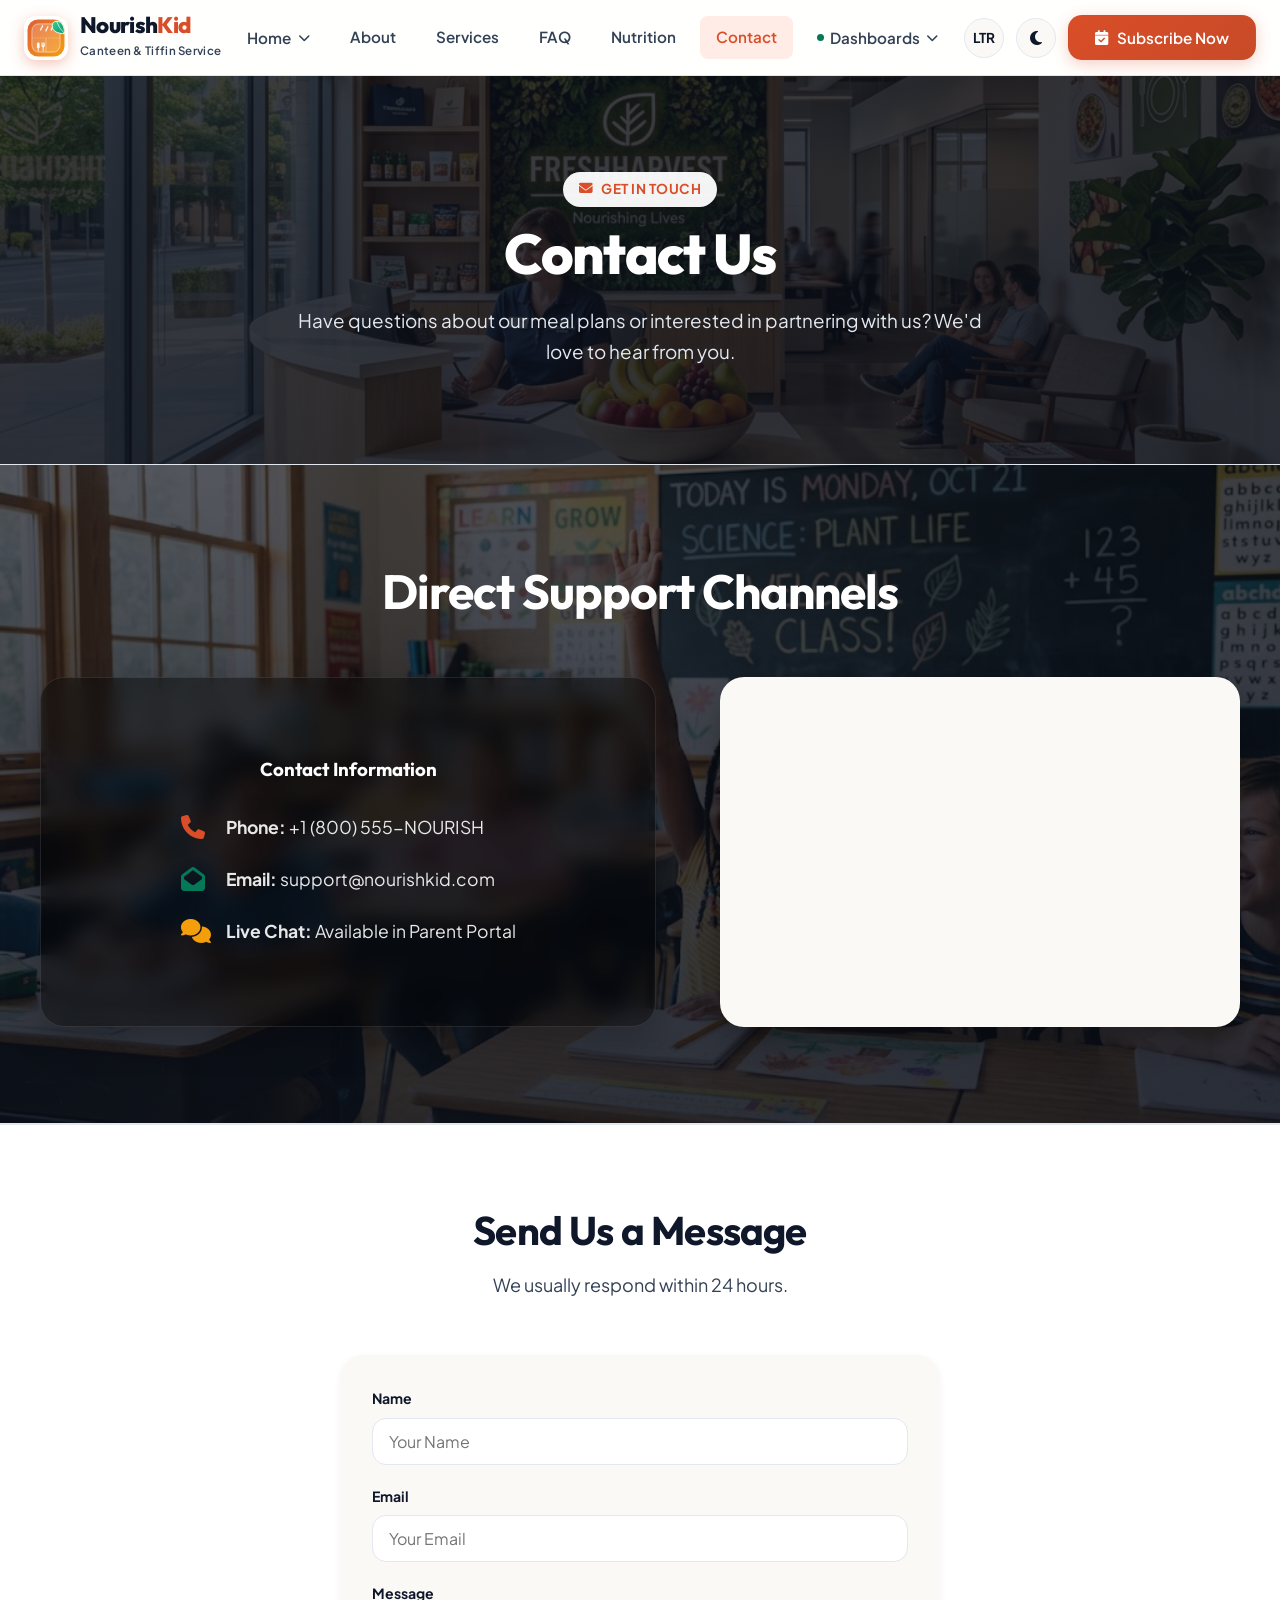
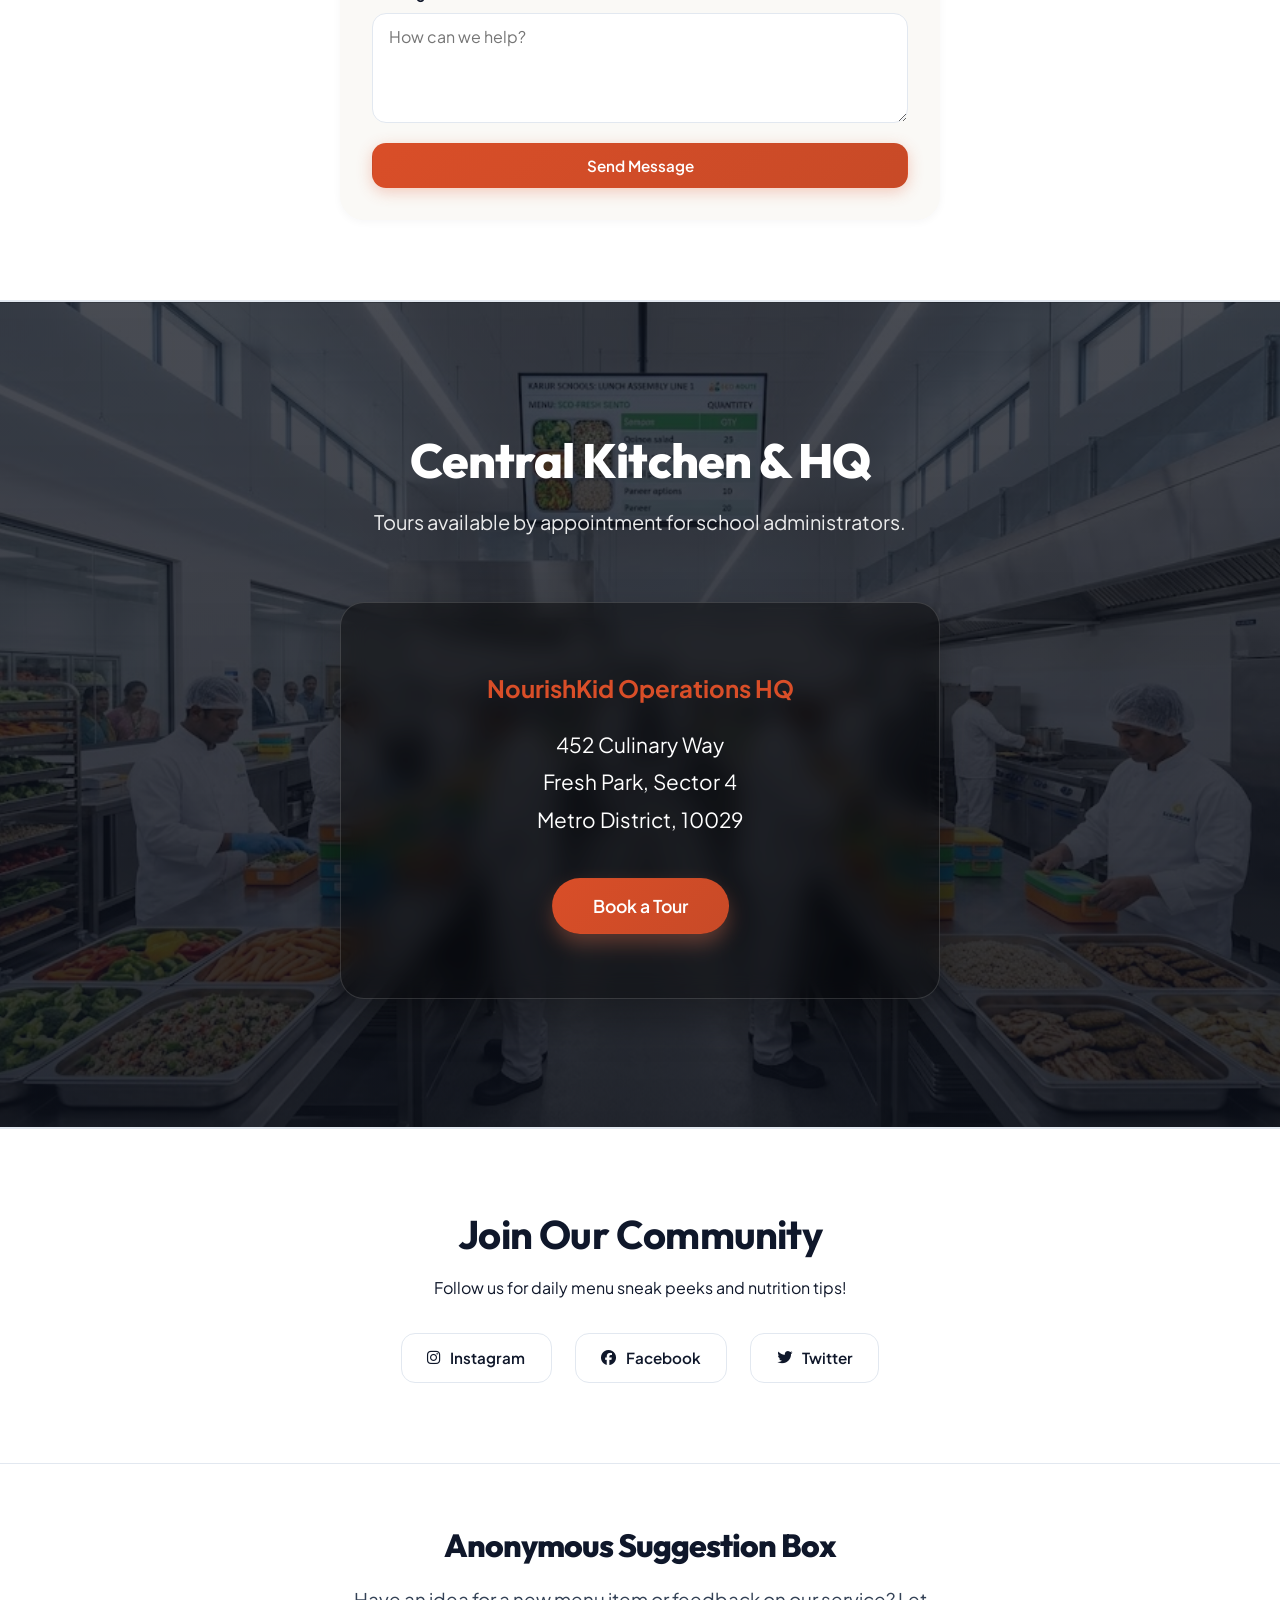
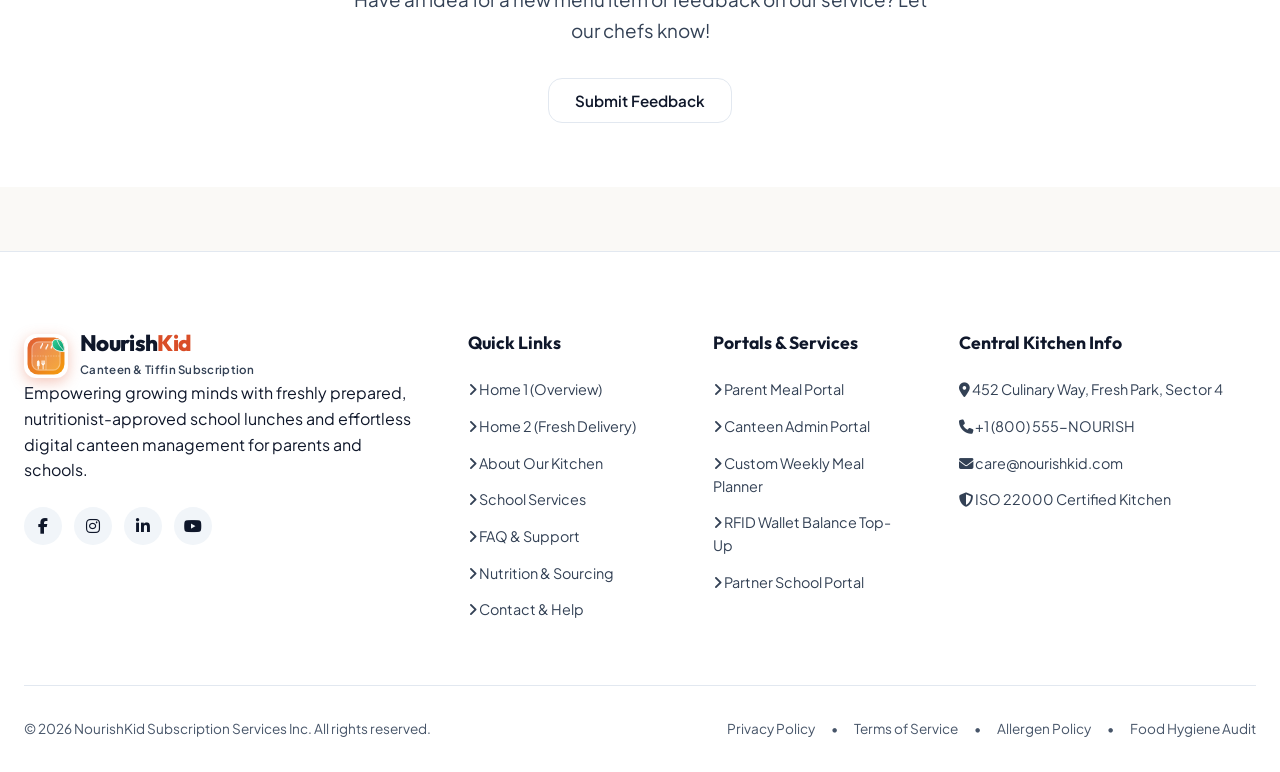
<file: contact.html>
<!DOCTYPE html>

<html data-theme="light" dir="ltr" lang="en">
<head>
  <link rel="icon" type="image/svg+xml" href="favicon.svg">
<meta charset="utf-8"/>
<meta content="width=device-width, initial-scale=1.0" name="viewport"/>
<title>NourishKid - School Canteen &amp; Tiffin Subscription Service</title>
<meta content="Premium school canteen management, fresh tiffin subscription service, and interactive parent portal for healthy daily school meals." name="description"/>
<!-- Google Fonts: Outfit & Plus Jakarta Sans -->
<link href="https://fonts.googleapis.com" rel="preconnect"/>
<link crossorigin="" href="https://fonts.gstatic.com" rel="preconnect"/>
<link href="https://fonts.googleapis.com/css2?family=Outfit:wght@400;500;600;700;800&amp;family=Plus+Jakarta+Sans:wght@400;500;600;700&amp;display=swap" rel="stylesheet"/>
<!-- FontAwesome Icons -->
<link href="https://cdnjs.cloudflare.com/ajax/libs/font-awesome/6.5.1/css/all.min.css" rel="stylesheet"/>
<link href="./src/style.css" rel="stylesheet"/>
</head>
<body>
<!-- Global Navigation Header -->
<header class="site-header" id="site-header">
<div class="nav-container">
<!-- Brand Logo with Inline Vector SVG -->
<a class="brand-logo" href="#" id="brand-home-link">
<svg class="brand-logo-img" viewbox="0 0 100 100" xmlns="http://www.w3.org/2000/svg">
<defs>
<lineargradient id="nk-bg-grad" x1="0%" x2="100%" y1="0%" y2="100%">
<stop offset="0%" stop-color="#E05D38"></stop>
<stop offset="100%" stop-color="#F59E0B"></stop>
</lineargradient>
<lineargradient id="nk-leaf-grad" x1="0%" x2="100%" y1="0%" y2="100%">
<stop offset="0%" stop-color="#34D399"></stop>
<stop offset="100%" stop-color="#059669"></stop>
</lineargradient>
</defs>
<rect fill="url(#nk-bg-grad)" height="84" rx="24" width="84" x="8" y="8"></rect>
<rect fill="#FFFFFF" fill-opacity="0.18" height="64" rx="16" stroke="#FFFFFF" stroke-opacity="0.4" stroke-width="2.5" width="64" x="18" y="18"></rect>
<path d="M 18 50 L 82 50" stroke="#FFFFFF" stroke-dasharray="3 3" stroke-opacity="0.3" stroke-width="2.5"></path>
<path d="M 50 50 L 50 82" stroke="#FFFFFF" stroke-opacity="0.3" stroke-width="2.5"></path>
<path d="M 38 32 C 38 27 42 27 42 22" fill="none" opacity="0.9" stroke="#FFFFFF" stroke-linecap="round" stroke-width="3"></path>
<path d="M 50 34 C 50 29 54 29 54 24" fill="none" opacity="0.9" stroke="#FFFFFF" stroke-linecap="round" stroke-width="3"></path>
<path d="M 62 32 C 62 27 66 27 66 22" fill="none" opacity="0.9" stroke="#FFFFFF" stroke-linecap="round" stroke-width="3"></path>
<g fill="none" stroke="#FFFFFF" stroke-linecap="round" stroke-linejoin="round" stroke-width="3" transform="translate(24, 56) scale(0.65)">
<path d="M 10 25 L 10 12 C 10 6 16 6 16 12 L 16 25 M 13 25 L 13 36" fill="#FFFFFF"></path>
<path d="M 26 8 L 26 18 M 30 8 L 30 18 M 34 8 L 34 18 M 26 18 C 26 24 34 24 34 18 M 30 24 L 30 36" fill="#FFFFFF"></path>
</g>
<g transform="translate(62, 10)">
<path d="M 12 2 C 26 2 30 16 30 30 C 16 30 2 26 2 12 C 2 6 6 2 12 2 Z" fill="url(#nk-leaf-grad)" stroke="#FFFFFF" stroke-width="2"></path>
<path d="M 12 2 Q 16 16 30 30" fill="none" opacity="0.8" stroke="#FFFFFF" stroke-linecap="round" stroke-width="2"></path>
</g>
</svg>
<div class="logo-text">
<span class="logo-title">Nourish<span class="highlight">Kid</span></span>
<span class="logo-subtitle">Canteen &amp; Tiffin Service</span>
</div>
</a>
<!-- Navigation Links -->
<nav class="nav-menu" id="nav-menu">
<ul class="nav-list">
<!-- Home Dropdown -->
<li class="nav-item has-dropdown">
<button aria-expanded="false" class="nav-link dropdown-toggle" id="home-dropdown-btn">
<span>Home</span>
<i class="fa-solid fa-chevron-down dropdown-arrow"></i>
</button>
<div class="dropdown-menu">
<a class="dropdown-item active" href="./index.html">
<div class="dropdown-icon"><i class="fa-solid fa-store"></i></div>
<div class="dropdown-info">
<span class="item-title">Home 1: Canteen &amp; Subscriptions</span>
<span class="item-desc">Classic overview, menu tiers &amp; weekly builder</span>
</div>
</a>
<a class="dropdown-item" href="./home2.html">
<div class="dropdown-icon"><i class="fa-solid fa-truck-ramp-box"></i></div>
<div class="dropdown-info">
<span class="item-title">Home 2: Fresh Delivery &amp; Schools</span>
<span class="item-desc">Daily kitchen pipeline &amp; school network</span>
</div>
</a>
</div>
</li>
<!-- Direct Links -->
<li class="nav-item">
<a class="nav-link" href="./about.html">About</a>
</li>
<li class="nav-item">
<a class="nav-link" href="./services.html">Services</a>
</li>
<li class="nav-item">
<a class="nav-link" href="./faq.html">FAQ</a>
</li>
<li class="nav-item">
<a class="nav-link" href="./nutrition.html">Nutrition</a>
</li>
<li class="nav-item">
<a class="nav-link" href="./contact.html">Contact</a>
</li>
<!-- Dashboards Dropdown -->
<li class="nav-item has-dropdown">
<button aria-expanded="false" class="nav-link dropdown-toggle" id="dashboard-dropdown-btn">
<span class="badge-dot"></span>
<span>Dashboards</span>
<i class="fa-solid fa-chevron-down dropdown-arrow"></i>
</button>
<div class="dropdown-menu">
<a class="dropdown-item" href="./parent-dashboard.html">
<div class="dropdown-icon user-icon"><i class="fa-solid fa-user-gear"></i></div>
<div class="dropdown-info">
<span class="item-title">User / Parent Dashboard</span>
<span class="item-desc">Weekly meal plans, allergies &amp; billing</span>
</div>
</a>
<a class="dropdown-item" href="./admin-dashboard.html">
<div class="dropdown-icon admin-icon"><i class="fa-solid fa-chart-line"></i></div>
<div class="dropdown-info">
<span class="item-title">Admin Dashboard</span>
<span class="item-desc">Menu manager, prep metrics &amp; revenue</span>
</div>
</a>
</div>
</li>
</ul>
</nav>
<!-- Right Header Actions -->
<div class="nav-actions">
<!-- RTL/LTR Toggle -->
<button aria-label="Toggle Direction Mode" class="topbar-icon-btn" onclick="if(window.app){window.app.toggleDir();}else{var html=document.documentElement; var next=html.getAttribute('dir')==='ltr'?'rtl':'ltr'; html.setAttribute('dir', next); localStorage.setItem('nk_dir', next); var txt = this.querySelector('.rtl-status-text'); if(txt) txt.textContent = next.toUpperCase();}" title="Toggle RTL/LTR" type="button">
<span class="rtl-status-text" style="font-weight: 700; font-size: 0.85rem;">LTR</span>
</button>
<!-- Dark / Light Theme Toggle Switch -->
<button aria-label="Toggle Light/Dark Theme" class="topbar-icon-btn" onclick="if(window.app){window.app.toggleTheme();}else{var html=document.documentElement; var next=html.getAttribute('data-theme')==='light'?'dark':'light'; html.setAttribute('data-theme', next); localStorage.setItem('nk_theme', next); var icon=document.getElementById('theme-icon'); if(icon){icon.className=next==='dark'?'fa-solid fa-sun':'fa-solid fa-moon';}}" title="Toggle Theme" type="button">
<i class="fa-solid fa-moon" id="theme-icon"></i>
</button>
<!-- Mobile Navigation Toggle -->
<button aria-label="Toggle Menu" class="btn-mobile-menu" id="mobile-menu-btn">
<i class="fa-solid fa-bars"></i>
</button>
<!-- CTA Subscribe Button -->
<button class="btn btn-primary nav-cta-btn" id="open-subscribe-modal-btn">
<i class="fa-solid fa-calendar-check"></i>
<span>Subscribe Now</span>
</button>
</div>
</div>
</header>
<!-- Main View Container (Pre-rendered for direct file viewing and server viewing) -->
<main id="app-view-container">
<div class="view-section active-view" id="view-contact">
<section class="hero-wrapper" style="position: relative; background: linear-gradient(rgba(11, 15, 25, 0.8), rgba(11, 15, 25, 0.85)), url('./src/assets/hero_contact.png') center/cover no-repeat; padding: 6rem 0;">
<div class="container text-center" style="position: relative; z-index: 1;">
<span class="section-tag" style="background: rgba(255,255,255,0.95); color: var(--primary); border: none;"><i class="fa-solid fa-envelope"></i> Get in Touch</span>
<h1 class="hero-title" style="color: #ffffff !important;">Contact Us</h1>
<p class="hero-description" style="max-width: 700px; margin: 0 auto;color: #e2e8f0 !important;">
            Have questions about our meal plans or interested in partnering with us? We'd love to hear from you.
          </p>
</div>
</section>
<!--end-->
<section class="features-section" style="background: linear-gradient(rgba(11, 15, 25, 0.7), rgba(11, 15, 25, 0.85)), url('./src/assets/hero_classroom.jpg'); background-size: cover; background-position: center; padding: 6rem 1rem;">
<div class="container">
<div class="section-header text-center">
<h2 class="section-title" style="color: white; font-size: 3rem; margin-bottom: 2rem;">Direct Support Channels</h2>
</div>
<div class="split-layout">
<div class="split-image-container" style="flex-direction: column; background: rgba(0, 0, 0, 0.4); padding: 3rem; border-radius: var(--radius-lg); backdrop-filter: blur(10px); -webkit-backdrop-filter: blur(10px); border: 1px solid rgba(255, 255, 255, 0.1); box-shadow: 0 15px 35px rgba(0,0,0,0.2);">
<h3 style="margin-bottom: 2rem; color: white;">Contact Information</h3>
<div style="text-align: left;">
<p style="margin-bottom: 1.5rem; color: rgba(255, 255, 255, 0.9); font-size: 1.1rem; display: flex; align-items: center;"><i class="fa-solid fa-phone" style="color: var(--primary); font-size: 1.5rem; width: 30px; margin-right: 15px; flex-shrink: 0;"></i> <span><strong>Phone:</strong> +1 (800) 555-NOURISH</span></p>
<p style="margin-bottom: 1.5rem; color: rgba(255, 255, 255, 0.9); font-size: 1.1rem; display: flex; align-items: center;"><i class="fa-solid fa-envelope-open" style="color: var(--secondary); font-size: 1.5rem; width: 30px; margin-right: 15px; flex-shrink: 0;"></i> <span><strong>Email:</strong> support@nourishkid.com</span></p>
<p style="color: rgba(255, 255, 255, 0.9); font-size: 1.1rem; display: flex; align-items: center;"><i class="fa-solid fa-comments" style="color: var(--accent); font-size: 1.5rem; width: 30px; margin-right: 15px; flex-shrink: 0;"></i> <span><strong>Live Chat:</strong> Available in Parent Portal</span></p>
</div>
</div>
<div class="split-image-container" style="background: var(--bg-primary); padding: 0; overflow: hidden; position: relative; min-height: 350px; border-radius: var(--radius-lg); box-shadow: 0 15px 35px rgba(0,0,0,0.3); border: 1px solid rgba(255, 255, 255, 0.1);">
<!-- Interactive Google Map -->
<iframe src="https://www.google.com/maps/embed?pb=!1m18!1m12!1m3!1d3022.2476595679543!2d-73.98811802353043!3d40.7565985348888!2m3!1f0!2f0!3f0!3m2!1i1024!2i768!4f13.1!3m3!1m2!1s0x89c25855c6480299%3A0x55194ec5a1ae072e!2sTimes%20Square!5e0!3m2!1sen!2sus!4v1687442749439!5m2!1sen!2sus" width="100%" height="100%" style="border:0; position: absolute; top: 0; left: 0;" allowfullscreen="" loading="lazy" referrerpolicy="no-referrer-when-downgrade"></iframe>
</div>
</div>
</div>
</section>
<section class="features-section" style="background: var(--bg-card);">
<div class="container">
<div class="section-header text-center">
<h2 class="section-title">Send Us a Message</h2>
<p class="section-subtitle">We usually respond within 24 hours.</p>
</div>
<div style="max-width: 600px; margin: 0 auto; background: var(--bg-primary); padding: 2rem; border-radius: var(--radius-lg); box-shadow: var(--shadow-sm);">
<form onsubmit="window.app ? window.app.handleContactSubmit(event) : alert('Sent!')">
<div class="form-group">
<label>Name</label>
<input class="form-input" placeholder="Your Name" required="" type="text"/>
</div>
<div class="form-group">
<label>Email</label>
<input class="form-input" placeholder="Your Email" required="" type="email"/>
</div>
<div class="form-group">
<label>Message</label>
<textarea class="form-input" placeholder="How can we help?" required="" rows="4" style="resize: vertical;"></textarea>
</div>
<button class="btn btn-primary btn-block" type="submit">Send Message</button>
</form>
</div>
</div>
</section>
<!-- Support Channels -->
<!-- Support Channels -->

<!-- Office Locations -->
<section class="features-section" style="background: linear-gradient(rgba(11, 15, 25, 0.75), rgba(11, 15, 25, 0.85)), url('./src/assets/central-kitchen.jpg'); background-size: cover; background-position: center; padding: 8rem 1rem;">
<div class="container text-center">
<h2 class="section-title" style="color: white; font-size: 3rem; margin-bottom: 1rem; font-weight: 800;">Central Kitchen &amp; HQ</h2>
<p class="section-subtitle" style="color: rgba(255, 255, 255, 0.9); margin-bottom: 4rem; font-size: 1.25rem;">Tours available by appointment for school administrators.</p>
<div style="background: rgba(0, 0, 0, 0.4); padding: 4rem 3rem; border-radius: var(--radius-lg); border: 1px solid rgba(255, 255, 255, 0.15); max-width: 600px; margin: 0 auto; backdrop-filter: blur(12px); -webkit-backdrop-filter: blur(12px); box-shadow: 0 20px 40px rgba(0,0,0,0.3);">
<address style="font-style: normal; font-size: 1.3rem; line-height: 1.8; color: white;">
<strong style="color: var(--primary); font-size: 1.5rem; display: block; margin-bottom: 1rem;">NourishKid Operations HQ</strong>
              452 Culinary Way<br/>
              Fresh Park, Sector 4<br/>
              Metro District, 10029
            </address>
<button class="btn btn-primary" style="margin-top: 2.5rem; padding: 1rem 2.5rem; font-size: 1.1rem; border-radius: 50px; box-shadow: 0 10px 20px rgba(255, 126, 85, 0.3); transition: transform 0.3s ease;" onmouseover="this.style.transform='scale(1.05)'" onmouseout="this.style.transform='scale(1)'">Book a Tour</button>
</div>
</div>
</section>
<!-- Social Media Hub -->
<section class="features-section">
<div class="container text-center">
<h2 class="section-title">Join Our Community</h2>
<p style="margin-bottom: 2rem;">Follow us for daily menu sneak peeks and nutrition tips!</p>
<div>
<a class="btn btn-outline" href="#" style="margin: 0 10px;"><i class="fa-brands fa-instagram"></i> Instagram</a>
<a class="btn btn-outline" href="#" style="margin: 0 10px;"><i class="fa-brands fa-facebook"></i> Facebook</a>
<a class="btn btn-outline" href="#" style="margin: 0 10px;"><i class="fa-brands fa-twitter"></i> Twitter</a>
</div>
</div>
</section>
<!-- Feedback Box -->
<section class="hero-wrapper" style="background: var(--bg-card); padding: 4rem 1rem; border-top: 1px solid var(--border-color);">
<div class="container text-center">
<h2 class="hero-title" style="font-size: 2rem;">Anonymous Suggestion Box</h2>
<p class="hero-description" style="max-width: 600px; margin: 0 auto 2rem auto;">
            Have an idea for a new menu item or feedback on our service? Let our chefs know!
          </p>
<button class="btn btn-outline">Submit Feedback</button>
</div>
</section>
</div>
</main>
<!-- Global Footer -->
<footer class="site-footer">
<div class="footer-container">
<div class="footer-grid">
<div class="footer-col brand-col">
<div class="brand-logo footer-logo">
<svg class="brand-logo-img" viewbox="0 0 100 100" xmlns="http://www.w3.org/2000/svg">
<rect fill="url(#nk-bg-grad)" height="84" rx="24" width="84" x="8" y="8"></rect>
<rect fill="#FFFFFF" fill-opacity="0.18" height="64" rx="16" stroke="#FFFFFF" stroke-opacity="0.4" stroke-width="2.5" width="64" x="18" y="18"></rect>
<path d="M 18 50 L 82 50" stroke="#FFFFFF" stroke-dasharray="3 3" stroke-opacity="0.3" stroke-width="2.5"></path>
<path d="M 50 50 L 50 82" stroke="#FFFFFF" stroke-opacity="0.3" stroke-width="2.5"></path>
<path d="M 38 32 C 38 27 42 27 42 22" fill="none" opacity="0.9" stroke="#FFFFFF" stroke-linecap="round" stroke-width="3"></path>
<path d="M 50 34 C 50 29 54 29 54 24" fill="none" opacity="0.9" stroke="#FFFFFF" stroke-linecap="round" stroke-width="3"></path>
<path d="M 62 32 C 62 27 66 27 66 22" fill="none" opacity="0.9" stroke="#FFFFFF" stroke-linecap="round" stroke-width="3"></path>
<g fill="none" stroke="#FFFFFF" stroke-linecap="round" stroke-linejoin="round" stroke-width="3" transform="translate(24, 56) scale(0.65)">
<path d="M 10 25 L 10 12 C 10 6 16 6 16 12 L 16 25 M 13 25 L 13 36" fill="#FFFFFF"></path>
<path d="M 26 8 L 26 18 M 30 8 L 30 18 M 34 8 L 34 18 M 26 18 C 26 24 34 24 34 18 M 30 24 L 30 36" fill="#FFFFFF"></path>
</g>
<g transform="translate(62, 10)">
<path d="M 12 2 C 26 2 30 16 30 30 C 16 30 2 26 2 12 C 2 6 6 2 12 2 Z" fill="url(#nk-leaf-grad)" stroke="#FFFFFF" stroke-width="2"></path>
<path d="M 12 2 Q 16 16 30 30" fill="none" opacity="0.8" stroke="#FFFFFF" stroke-linecap="round" stroke-width="2"></path>
</g>
</svg>
<div class="logo-text">
<span class="logo-title">Nourish<span class="highlight">Kid</span></span>
<span class="logo-subtitle">Canteen &amp; Tiffin Subscription</span>
</div>
</div>
<p class="footer-desc">
            Empowering growing minds with freshly prepared, nutritionist-approved school lunches and effortless digital
            canteen management for parents and schools.
          </p>
<div class="social-links">
<a aria-label="Facebook" class="social-icon" href="#"><i class="fa-brands fa-facebook-f"></i></a>
<a aria-label="Instagram" class="social-icon" href="#"><i class="fa-brands fa-instagram"></i></a>
<a aria-label="LinkedIn" class="social-icon" href="#"><i class="fa-brands fa-linkedin-in"></i></a>
<a aria-label="YouTube" class="social-icon" href="#"><i class="fa-brands fa-youtube"></i></a>
</div>
</div>
<div class="footer-col">
<h4 class="footer-heading">Quick Links</h4>
<ul class="footer-links">
<li><a class="view-trigger" href="./index.html"><i class="fa-solid fa-angle-right"></i>
                Home 1 (Overview)</a></li>
<li><a class="view-trigger" href="./home2.html"><i class="fa-solid fa-angle-right"></i>
                Home 2 (Fresh Delivery)</a></li>
<li><a class="view-trigger" href="./about.html"><i class="fa-solid fa-angle-right"></i>
                About Our Kitchen</a></li>
<li><a class="view-trigger" href="./services.html"><i class="fa-solid fa-angle-right"></i> School Services</a></li>
<li><a class="view-trigger" href="./faq.html"><i class="fa-solid fa-angle-right"></i> FAQ &amp; Support</a></li>
<li><a class="view-trigger" href="./nutrition.html"><i class="fa-solid fa-angle-right"></i> Nutrition &amp; Sourcing</a></li>
<li><a class="view-trigger" href="./contact.html"><i class="fa-solid fa-angle-right"></i> Contact &amp; Help</a></li>
</ul>
</div>
<div class="footer-col">
<h4 class="footer-heading">Portals &amp; Services</h4>
<ul class="footer-links">
<li><a href="./parent-dashboard.html"><i class="fa-solid fa-angle-right"></i> Parent Meal Portal</a></li>
<li><a href="./admin-dashboard.html"><i class="fa-solid fa-angle-right"></i> Canteen Admin Portal</a></li>
<li><a href="#" id="footer-weekly-plan-btn"><i class="fa-solid fa-angle-right"></i> Custom Weekly Meal
                Planner</a></li>
<li><a href="#" id="footer-rfid-wallet-btn"><i class="fa-solid fa-angle-right"></i> RFID Wallet Balance
                Top-Up</a></li>
<li><a href="#" id="footer-school-partner-btn"><i class="fa-solid fa-angle-right"></i> Partner School
                Portal</a></li>
</ul>
</div>
<div class="footer-col">
<h4 class="footer-heading">Central Kitchen Info</h4>
<ul class="contact-info">
<li><i class="fa-solid fa-location-dot"></i> 452 Culinary Way, Fresh Park, Sector 4</li>
<li><i class="fa-solid fa-phone"></i> +1 (800) 555-NOURISH</li>
<li><i class="fa-solid fa-envelope"></i> care@nourishkid.com</li>
<li><i class="fa-solid fa-shield-halved"></i> ISO 22000 Certified Kitchen</li>
</ul>
</div>
</div>
<div class="footer-bottom">
<p>© 2026 NourishKid Subscription Services Inc. All rights reserved.</p>
<div class="bottom-links">
<a href="#">Privacy Policy</a>
<span>•</span>
<a href="#">Terms of Service</a>
<span>•</span>
<a href="#">Allergen Policy</a>
<span>•</span>
<a href="#">Food Hygiene Audit</a>
</div>
</div>
</div>
</footer>
<!-- Modal: Quick Subscription Builder -->
<div class="modal-backdrop" id="subscribe-modal">
<div class="modal-card">
<button class="modal-close" id="modal-close-btn">×</button>
<div class="modal-header">
<div class="modal-icon"><i class="fa-solid fa-box-open"></i></div>
<div>
<h3 class="modal-title">Subscribe to Weekly Tiffin Plan</h3>
<p class="modal-subtitle">Choose your plan, student school &amp; allergy settings</p>
</div>
</div>
<div class="modal-body">
<form id="subscribe-form">
<div class="form-grid">
<div class="form-group">
<label for="modal-student-name">Student Full Name</label>
<input class="form-input" id="modal-student-name" placeholder="e.g. Liam Davis" required="" type="text"/>
</div>
<div class="form-group">
<label for="modal-school-name">School / College</label>
<select class="form-select" id="modal-school-name" required="">
<option value="Saint Jude Academy">Saint Jude Academy</option>
<option value="Oakridge International">Oakridge International</option>
<option value="Greenwood High School">Greenwood High School</option>
<option value="Cambridge Prep School">Cambridge Prep School</option>
</select>
</div>
<div class="form-group">
<label for="modal-grade">Grade &amp; Section</label>
<input class="form-input" id="modal-grade" placeholder="e.g. Grade 5 - Section B" required="" type="text"/>
</div>
<div class="form-group">
<label for="modal-plan-tier">Meal Plan Tier</label>
<select class="form-select" id="modal-plan-tier" required="">
<option value="NutriPlus Balanced Plan - $49/wk">NutriPlus Balanced ($49/week)</option>
<option value="Chef Special Organic Tiffin - $69/wk">Chef Special Organic ($69/week)</option>
<option value="Junior Lite Snack Plan - $29/wk">Junior Lite Snack ($29/week)</option>
</select>
</div>
</div>
<div class="form-group">
<label>Dietary Restrictions / Allergies</label>
<div class="checkbox-group">
<label class="checkbox-label"><input checked="" name="allergy" type="checkbox" value="Nut-Free"/>
                Nut-Free</label>
<label class="checkbox-label"><input name="allergy" type="checkbox" value="Gluten-Free"/>
                Gluten-Free</label>
<label class="checkbox-label"><input name="allergy" type="checkbox" value="Dairy-Free"/> Dairy-Free</label>
<label class="checkbox-label"><input name="allergy" type="checkbox" value="Jain/Halal"/>
                Halal/Vegetarian</label>
</div>
</div>
<div class="modal-summary">
<div class="summary-item"><span>Total Weekly Billing:</span> <strong id="modal-summary-price">$49.00 /
                week</strong></div>
<div class="summary-item"><span>Delivery Desk:</span> <span>Classroom Tiffin Rack #4</span></div>
</div>
<button class="btn btn-primary btn-block" type="submit">Confirm Subscription &amp; Start Next Week</button>
</form>
</div>
</div>
</div>
<!-- Toast Notification Container -->
<div class="toast-container" id="toast-container"></div>
<script src="./src/main.js"></script>
</body>
</html>
</file>
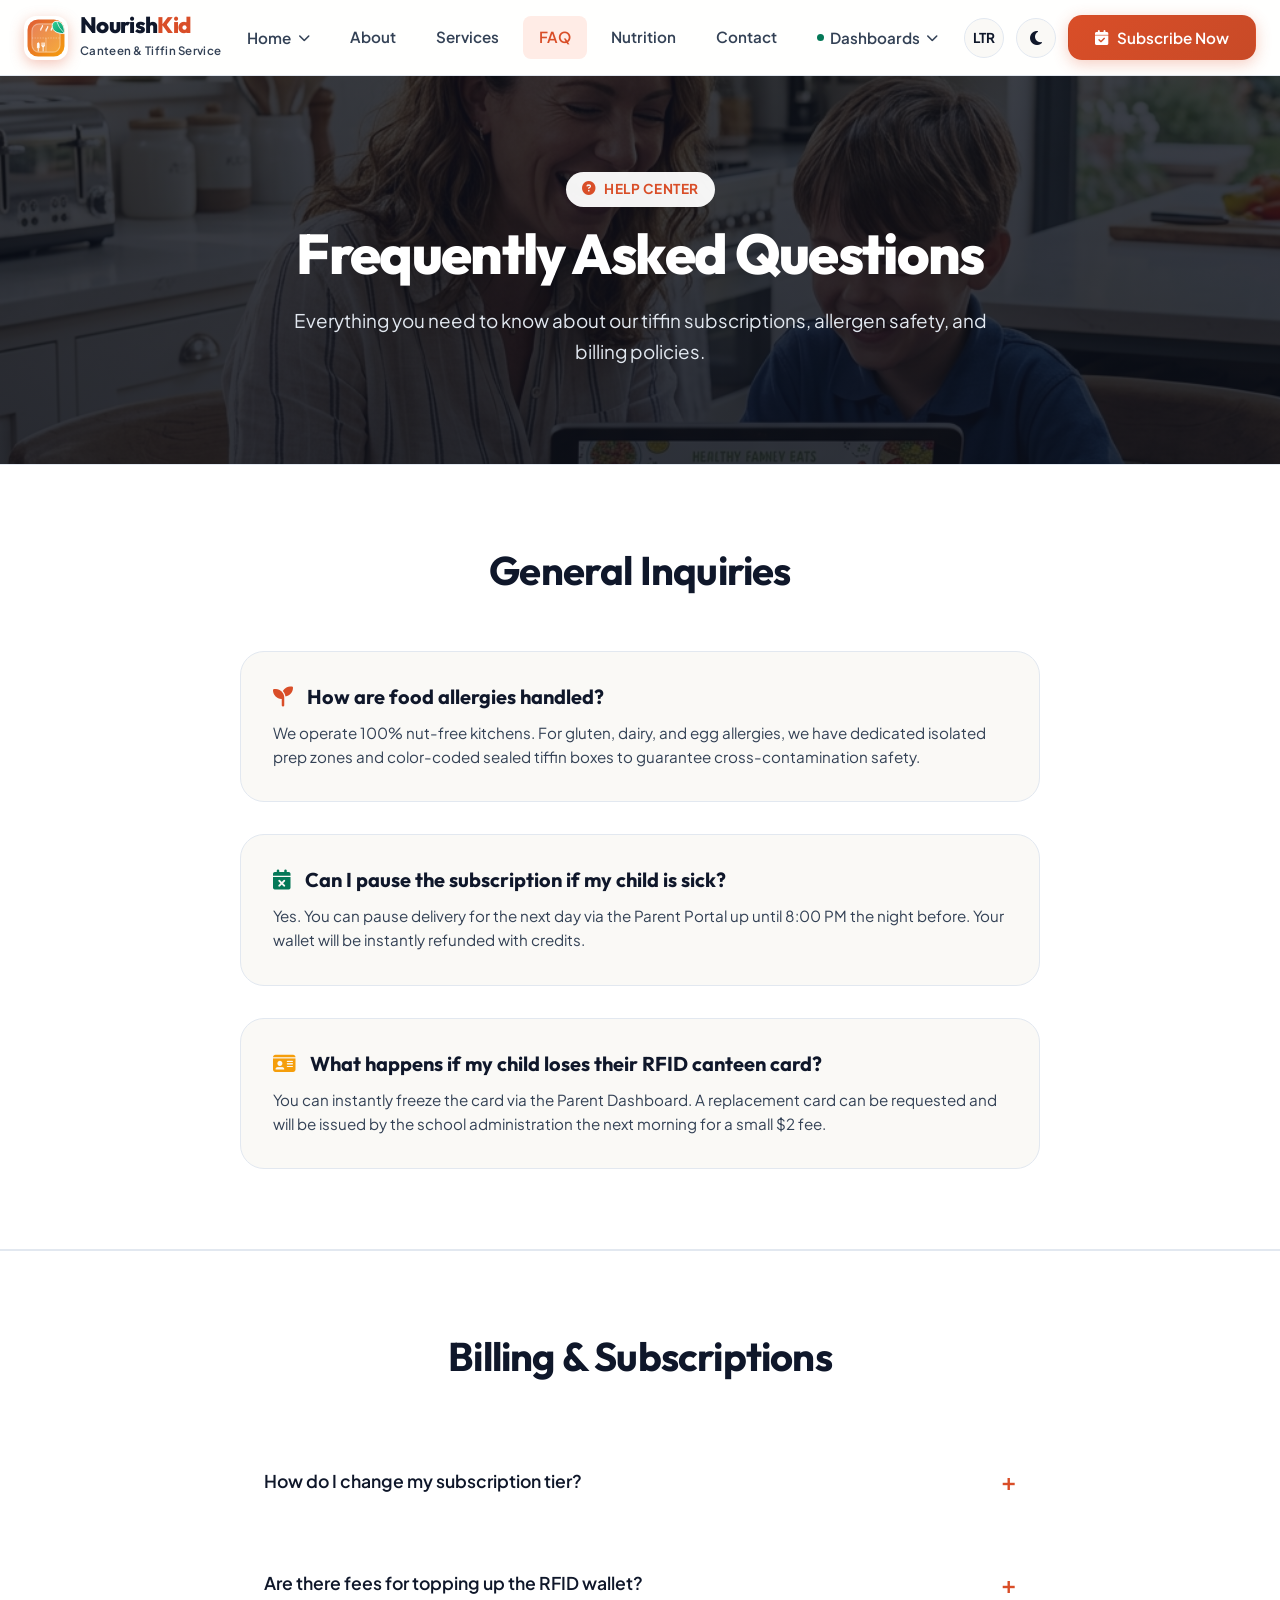
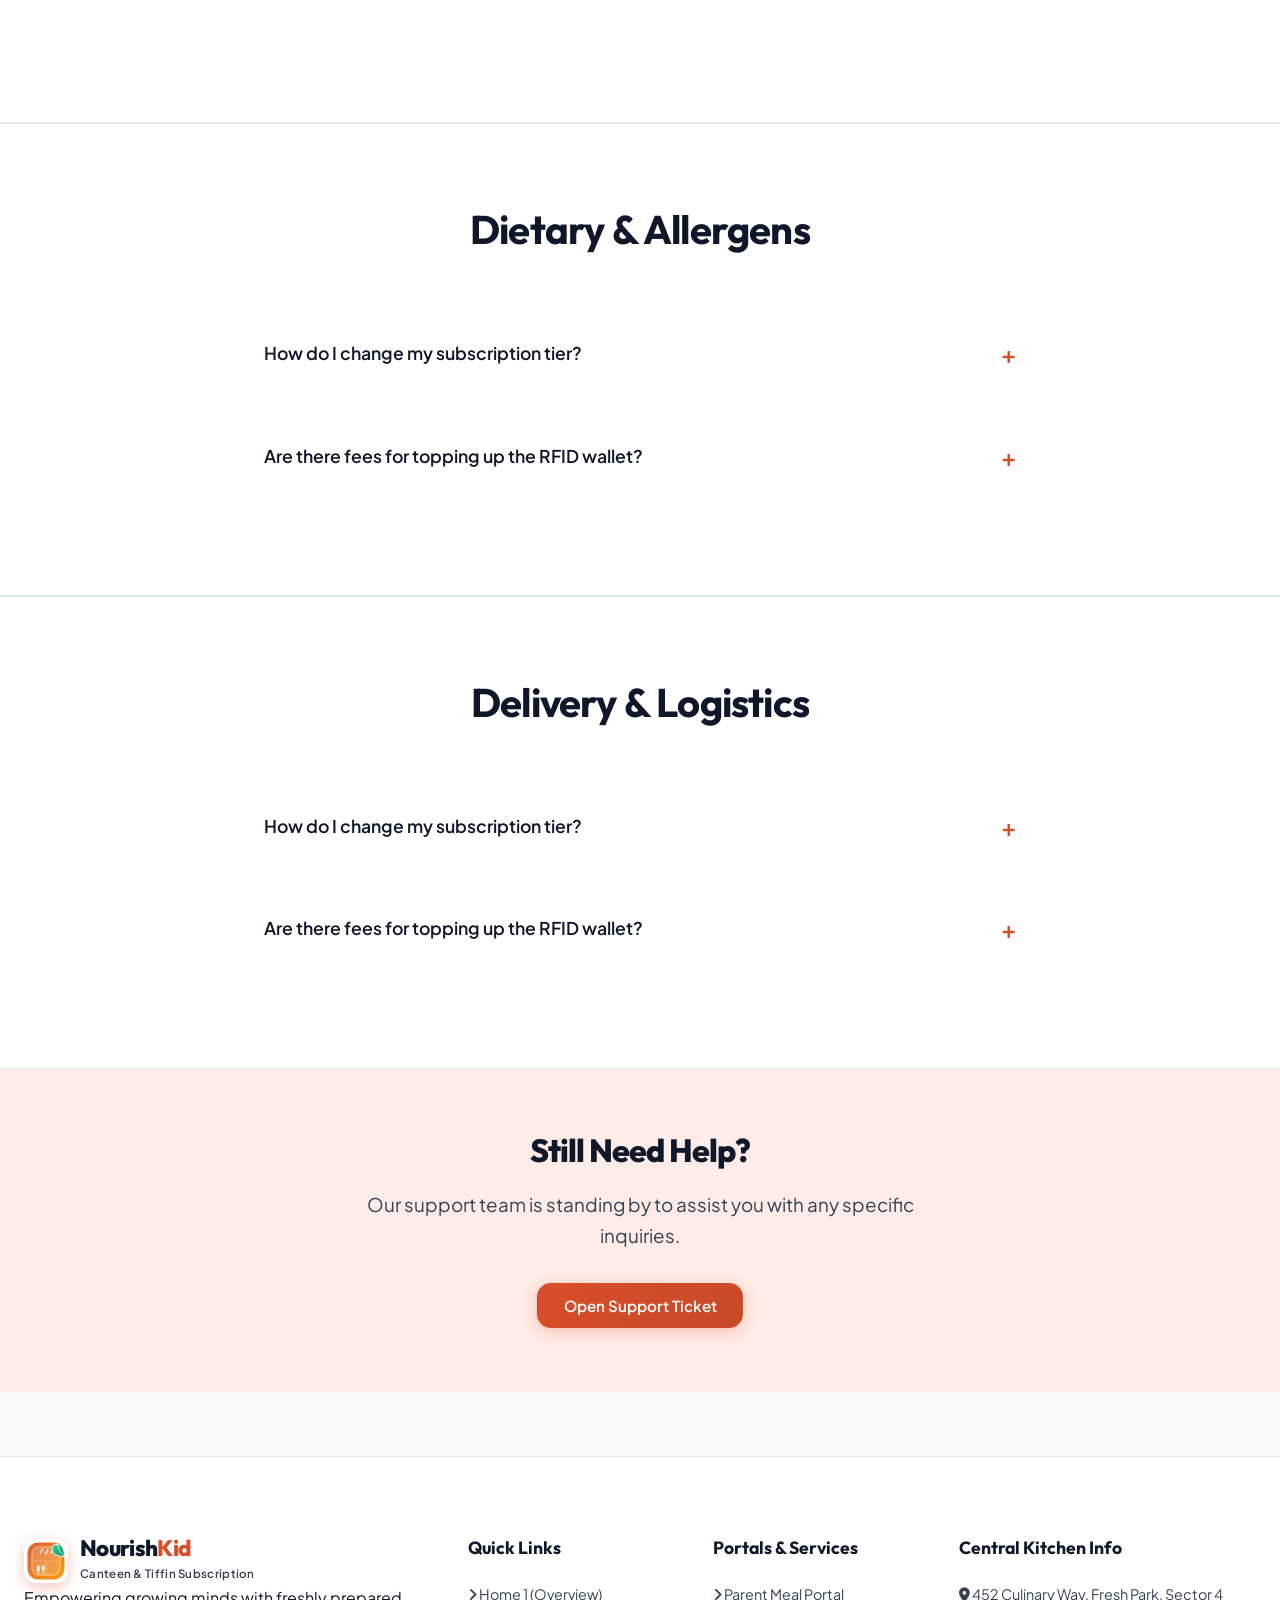
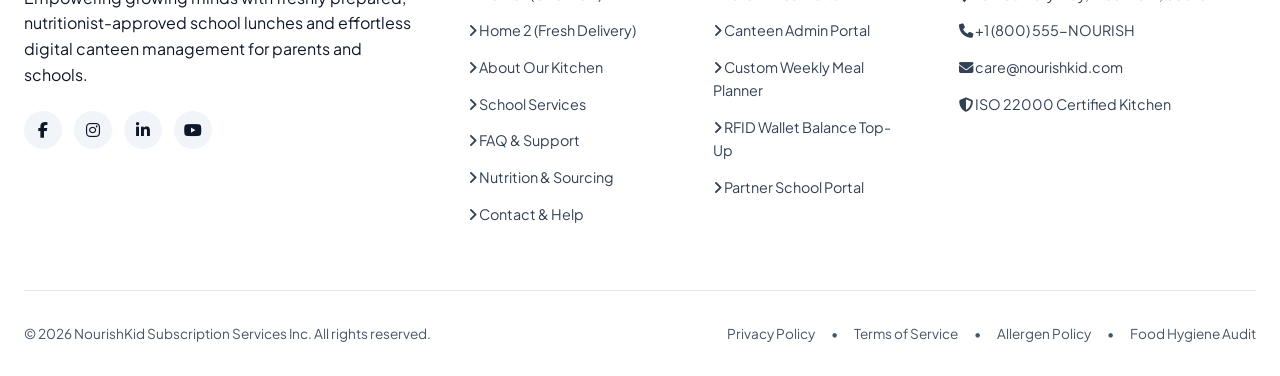
<file: faq.html>
<!DOCTYPE html>

<html data-theme="light" dir="ltr" lang="en">
<head>
  <link rel="icon" type="image/svg+xml" href="favicon.svg">
<meta charset="utf-8"/>
<meta content="width=device-width, initial-scale=1.0" name="viewport"/>
<title>NourishKid - School Canteen &amp; Tiffin Subscription Service</title>
<meta content="Premium school canteen management, fresh tiffin subscription service, and interactive parent portal for healthy daily school meals." name="description"/>
<!-- Google Fonts: Outfit & Plus Jakarta Sans -->
<link href="https://fonts.googleapis.com" rel="preconnect"/>
<link crossorigin="" href="https://fonts.gstatic.com" rel="preconnect"/>
<link href="https://fonts.googleapis.com/css2?family=Outfit:wght@400;500;600;700;800&amp;family=Plus+Jakarta+Sans:wght@400;500;600;700&amp;display=swap" rel="stylesheet"/>
<!-- FontAwesome Icons -->
<link href="https://cdnjs.cloudflare.com/ajax/libs/font-awesome/6.5.1/css/all.min.css" rel="stylesheet"/>
<link href="./src/style.css" rel="stylesheet"/>
</head>
<body>
<!-- Global Navigation Header -->
<header class="site-header" id="site-header">
<div class="nav-container">
<!-- Brand Logo with Inline Vector SVG -->
<a class="brand-logo" href="#" id="brand-home-link">
<svg class="brand-logo-img" viewbox="0 0 100 100" xmlns="http://www.w3.org/2000/svg">
<defs>
<lineargradient id="nk-bg-grad" x1="0%" x2="100%" y1="0%" y2="100%">
<stop offset="0%" stop-color="#E05D38"></stop>
<stop offset="100%" stop-color="#F59E0B"></stop>
</lineargradient>
<lineargradient id="nk-leaf-grad" x1="0%" x2="100%" y1="0%" y2="100%">
<stop offset="0%" stop-color="#34D399"></stop>
<stop offset="100%" stop-color="#059669"></stop>
</lineargradient>
</defs>
<rect fill="url(#nk-bg-grad)" height="84" rx="24" width="84" x="8" y="8"></rect>
<rect fill="#FFFFFF" fill-opacity="0.18" height="64" rx="16" stroke="#FFFFFF" stroke-opacity="0.4" stroke-width="2.5" width="64" x="18" y="18"></rect>
<path d="M 18 50 L 82 50" stroke="#FFFFFF" stroke-dasharray="3 3" stroke-opacity="0.3" stroke-width="2.5"></path>
<path d="M 50 50 L 50 82" stroke="#FFFFFF" stroke-opacity="0.3" stroke-width="2.5"></path>
<path d="M 38 32 C 38 27 42 27 42 22" fill="none" opacity="0.9" stroke="#FFFFFF" stroke-linecap="round" stroke-width="3"></path>
<path d="M 50 34 C 50 29 54 29 54 24" fill="none" opacity="0.9" stroke="#FFFFFF" stroke-linecap="round" stroke-width="3"></path>
<path d="M 62 32 C 62 27 66 27 66 22" fill="none" opacity="0.9" stroke="#FFFFFF" stroke-linecap="round" stroke-width="3"></path>
<g fill="none" stroke="#FFFFFF" stroke-linecap="round" stroke-linejoin="round" stroke-width="3" transform="translate(24, 56) scale(0.65)">
<path d="M 10 25 L 10 12 C 10 6 16 6 16 12 L 16 25 M 13 25 L 13 36" fill="#FFFFFF"></path>
<path d="M 26 8 L 26 18 M 30 8 L 30 18 M 34 8 L 34 18 M 26 18 C 26 24 34 24 34 18 M 30 24 L 30 36" fill="#FFFFFF"></path>
</g>
<g transform="translate(62, 10)">
<path d="M 12 2 C 26 2 30 16 30 30 C 16 30 2 26 2 12 C 2 6 6 2 12 2 Z" fill="url(#nk-leaf-grad)" stroke="#FFFFFF" stroke-width="2"></path>
<path d="M 12 2 Q 16 16 30 30" fill="none" opacity="0.8" stroke="#FFFFFF" stroke-linecap="round" stroke-width="2"></path>
</g>
</svg>
<div class="logo-text">
<span class="logo-title">Nourish<span class="highlight">Kid</span></span>
<span class="logo-subtitle">Canteen &amp; Tiffin Service</span>
</div>
</a>
<!-- Navigation Links -->
<nav class="nav-menu" id="nav-menu">
<ul class="nav-list">
<!-- Home Dropdown -->
<li class="nav-item has-dropdown">
<button aria-expanded="false" class="nav-link dropdown-toggle" id="home-dropdown-btn">
<span>Home</span>
<i class="fa-solid fa-chevron-down dropdown-arrow"></i>
</button>
<div class="dropdown-menu">
<a class="dropdown-item active" href="./index.html">
<div class="dropdown-icon"><i class="fa-solid fa-store"></i></div>
<div class="dropdown-info">
<span class="item-title">Home 1: Canteen &amp; Subscriptions</span>
<span class="item-desc">Classic overview, menu tiers &amp; weekly builder</span>
</div>
</a>
<a class="dropdown-item" href="./home2.html">
<div class="dropdown-icon"><i class="fa-solid fa-truck-ramp-box"></i></div>
<div class="dropdown-info">
<span class="item-title">Home 2: Fresh Delivery &amp; Schools</span>
<span class="item-desc">Daily kitchen pipeline &amp; school network</span>
</div>
</a>
</div>
</li>
<!-- Direct Links -->
<li class="nav-item">
<a class="nav-link" href="./about.html">About</a>
</li>
<li class="nav-item">
<a class="nav-link" href="./services.html">Services</a>
</li>
<li class="nav-item">
<a class="nav-link" href="./faq.html">FAQ</a>
</li>
<li class="nav-item">
<a class="nav-link" href="./nutrition.html">Nutrition</a>
</li>
<li class="nav-item">
<a class="nav-link" href="./contact.html">Contact</a>
</li>
<!-- Dashboards Dropdown -->
<li class="nav-item has-dropdown">
<button aria-expanded="false" class="nav-link dropdown-toggle" id="dashboard-dropdown-btn">
<span class="badge-dot"></span>
<span>Dashboards</span>
<i class="fa-solid fa-chevron-down dropdown-arrow"></i>
</button>
<div class="dropdown-menu">
<a class="dropdown-item" href="./parent-dashboard.html">
<div class="dropdown-icon user-icon"><i class="fa-solid fa-user-gear"></i></div>
<div class="dropdown-info">
<span class="item-title">User / Parent Dashboard</span>
<span class="item-desc">Weekly meal plans, allergies &amp; billing</span>
</div>
</a>
<a class="dropdown-item" href="./admin-dashboard.html">
<div class="dropdown-icon admin-icon"><i class="fa-solid fa-chart-line"></i></div>
<div class="dropdown-info">
<span class="item-title">Admin Dashboard</span>
<span class="item-desc">Menu manager, prep metrics &amp; revenue</span>
</div>
</a>
</div>
</li>
</ul>
</nav>
<!-- Right Header Actions -->
<div class="nav-actions">
<!-- RTL/LTR Toggle -->
<button aria-label="Toggle Direction Mode" class="topbar-icon-btn" onclick="if(window.app){window.app.toggleDir();}else{var html=document.documentElement; var next=html.getAttribute('dir')==='ltr'?'rtl':'ltr'; html.setAttribute('dir', next); localStorage.setItem('nk_dir', next); var txt = this.querySelector('.rtl-status-text'); if(txt) txt.textContent = next.toUpperCase();}" title="Toggle RTL/LTR" type="button">
<span class="rtl-status-text" style="font-weight: 700; font-size: 0.85rem;">LTR</span>
</button>
<!-- Dark / Light Theme Toggle Switch -->
<button aria-label="Toggle Light/Dark Theme" class="topbar-icon-btn" onclick="if(window.app){window.app.toggleTheme();}else{var html=document.documentElement; var next=html.getAttribute('data-theme')==='light'?'dark':'light'; html.setAttribute('data-theme', next); localStorage.setItem('nk_theme', next); var icon=document.getElementById('theme-icon'); if(icon){icon.className=next==='dark'?'fa-solid fa-sun':'fa-solid fa-moon';}}" title="Toggle Theme" type="button">
<i class="fa-solid fa-moon" id="theme-icon"></i>
</button>
<!-- Mobile Navigation Toggle -->
<button aria-label="Toggle Menu" class="btn-mobile-menu" id="mobile-menu-btn">
<i class="fa-solid fa-bars"></i>
</button>
<!-- CTA Subscribe Button -->
<button class="btn btn-primary nav-cta-btn" id="open-subscribe-modal-btn">
<i class="fa-solid fa-calendar-check"></i>
<span>Subscribe Now</span>
</button>
</div>
</div>
</header>
<!-- Main View Container (Pre-rendered for direct file viewing and server viewing) -->
<main id="app-view-container">
<div class="view-section active-view" id="view-faq">
<section class="hero-wrapper" style="position: relative; background: linear-gradient(rgba(11, 15, 25, 0.8), rgba(11, 15, 25, 0.85)), url('./src/assets/hero_faq.png') center/cover no-repeat; padding: 6rem 0;">
<div class="container text-center" style="position: relative; z-index: 1;">
<span class="section-tag" style="background: rgba(255,255,255,0.95); color: var(--primary); border: none;"><i class="fa-solid fa-circle-question"></i> Help Center</span>
<h1 class="hero-title" style="color: #ffffff !important;">Frequently Asked Questions</h1>
<p class="hero-description" style="max-width: 700px; margin: 0 auto;color: #e2e8f0 !important;">
            Everything you need to know about our tiffin subscriptions, allergen safety, and billing policies.
          </p>

</div>
</section>
<section class="features-section">
<div class="container">
<div class="section-header text-center">
<h2 class="section-title">General Inquiries</h2>
</div>
<div class="features-grid" style="grid-template-columns: 1fr; max-width: 800px; margin: 0 auto;">
<div class="feature-card" style="text-align: left;">
<h3><i class="fa-solid fa-seedling" style="color: var(--primary); margin-right: 10px;"></i> How are food allergies handled?</h3>
<p>We operate 100% nut-free kitchens. For gluten, dairy, and egg allergies, we have dedicated isolated prep zones and color-coded sealed tiffin boxes to guarantee cross-contamination safety.</p>
</div>
<div class="feature-card" style="text-align: left;">
<h3><i class="fa-solid fa-calendar-xmark" style="color: var(--secondary); margin-right: 10px;"></i> Can I pause the subscription if my child is sick?</h3>
<p>Yes. You can pause delivery for the next day via the Parent Portal up until 8:00 PM the night before. Your wallet will be instantly refunded with credits.</p>
</div>
<div class="feature-card" style="text-align: left;">
<h3><i class="fa-solid fa-id-card" style="color: var(--accent); margin-right: 10px;"></i> What happens if my child loses their RFID canteen card?</h3>
<p>You can instantly freeze the card via the Parent Dashboard. A replacement card can be requested and will be issued by the school administration the next morning for a small $2 fee.</p>
</div>
</div>
</div>
</section>
<!-- Billing & Subscriptions FAQ -->
<section class="features-section" style="background: var(--bg-card);">
<div class="container">
<div class="section-header text-center">
<h2 class="section-title">Billing &amp; Subscriptions</h2>
</div>
<div style="max-width: 800px; margin: 0 auto;">
<details class="accordion-item">
<summary class="accordion-summary">How do I change my subscription tier?</summary>
<div class="accordion-content">You can upgrade or downgrade your plan directly from the Parent Dashboard under "Manage Subscription". Changes take effect the following Monday.</div>
</details>
<details class="accordion-item">
<summary class="accordion-summary">Are there fees for topping up the RFID wallet?</summary>
<div class="accordion-content">No, adding funds via bank transfer or credit card to the student's RFID wallet incurs zero processing fees on your end.</div>
</details>
</div>
</div>
</section>
<!-- Dietary & Allergens FAQ -->
<section class="features-section">
<div class="container">
<div class="section-header text-center">
<h2 class="section-title">Dietary &amp; Allergens</h2>
</div>
<div style="max-width: 800px; margin: 0 auto;">
<details class="accordion-item">
<summary class="accordion-summary">How do I change my subscription tier?</summary>
<div class="accordion-content">You can upgrade or downgrade your plan directly from the Parent Dashboard under "Manage Subscription". Changes take effect the following Monday.</div>
</details>
<details class="accordion-item">
<summary class="accordion-summary">Are there fees for topping up the RFID wallet?</summary>
<div class="accordion-content">No, adding funds via bank transfer or credit card to the student's RFID wallet incurs zero processing fees on your end.</div>
</details>
</div>
</div>
</section>
<!-- Delivery Protocols FAQ -->
<section class="features-section" style="background: var(--bg-card);">
<div class="container">
<div class="section-header text-center">
<h2 class="section-title">Delivery &amp; Logistics</h2>
</div>
<div style="max-width: 800px; margin: 0 auto;">
<details class="accordion-item">
<summary class="accordion-summary">How do I change my subscription tier?</summary>
<div class="accordion-content">You can upgrade or downgrade your plan directly from the Parent Dashboard under "Manage Subscription". Changes take effect the following Monday.</div>
</details>
<details class="accordion-item">
<summary class="accordion-summary">Are there fees for topping up the RFID wallet?</summary>
<div class="accordion-content">No, adding funds via bank transfer or credit card to the student's RFID wallet incurs zero processing fees on your end.</div>
</details>
</div>
</div>
</section>
<!-- Support CTA -->
<section class="hero-wrapper" style="background: var(--primary-light); padding: 4rem 1rem;">
<div class="container text-center">
<h2 class="hero-title" style="font-size: 2rem;">Still Need Help?</h2>
<p class="hero-description" style="max-width: 600px; margin: 0 auto 2rem auto;">
            Our support team is standing by to assist you with any specific inquiries.
          </p>
<button class="btn btn-primary">Open Support Ticket</button>
</div>
</section>
</div>
</main>
<!-- Global Footer -->
<footer class="site-footer">
<div class="footer-container">
<div class="footer-grid">
<div class="footer-col brand-col">
<div class="brand-logo footer-logo">
<svg class="brand-logo-img" viewbox="0 0 100 100" xmlns="http://www.w3.org/2000/svg">
<rect fill="url(#nk-bg-grad)" height="84" rx="24" width="84" x="8" y="8"></rect>
<rect fill="#FFFFFF" fill-opacity="0.18" height="64" rx="16" stroke="#FFFFFF" stroke-opacity="0.4" stroke-width="2.5" width="64" x="18" y="18"></rect>
<path d="M 18 50 L 82 50" stroke="#FFFFFF" stroke-dasharray="3 3" stroke-opacity="0.3" stroke-width="2.5"></path>
<path d="M 50 50 L 50 82" stroke="#FFFFFF" stroke-opacity="0.3" stroke-width="2.5"></path>
<path d="M 38 32 C 38 27 42 27 42 22" fill="none" opacity="0.9" stroke="#FFFFFF" stroke-linecap="round" stroke-width="3"></path>
<path d="M 50 34 C 50 29 54 29 54 24" fill="none" opacity="0.9" stroke="#FFFFFF" stroke-linecap="round" stroke-width="3"></path>
<path d="M 62 32 C 62 27 66 27 66 22" fill="none" opacity="0.9" stroke="#FFFFFF" stroke-linecap="round" stroke-width="3"></path>
<g fill="none" stroke="#FFFFFF" stroke-linecap="round" stroke-linejoin="round" stroke-width="3" transform="translate(24, 56) scale(0.65)">
<path d="M 10 25 L 10 12 C 10 6 16 6 16 12 L 16 25 M 13 25 L 13 36" fill="#FFFFFF"></path>
<path d="M 26 8 L 26 18 M 30 8 L 30 18 M 34 8 L 34 18 M 26 18 C 26 24 34 24 34 18 M 30 24 L 30 36" fill="#FFFFFF"></path>
</g>
<g transform="translate(62, 10)">
<path d="M 12 2 C 26 2 30 16 30 30 C 16 30 2 26 2 12 C 2 6 6 2 12 2 Z" fill="url(#nk-leaf-grad)" stroke="#FFFFFF" stroke-width="2"></path>
<path d="M 12 2 Q 16 16 30 30" fill="none" opacity="0.8" stroke="#FFFFFF" stroke-linecap="round" stroke-width="2"></path>
</g>
</svg>
<div class="logo-text">
<span class="logo-title">Nourish<span class="highlight">Kid</span></span>
<span class="logo-subtitle">Canteen &amp; Tiffin Subscription</span>
</div>
</div>
<p class="footer-desc">
            Empowering growing minds with freshly prepared, nutritionist-approved school lunches and effortless digital
            canteen management for parents and schools.
          </p>
<div class="social-links">
<a aria-label="Facebook" class="social-icon" href="#"><i class="fa-brands fa-facebook-f"></i></a>
<a aria-label="Instagram" class="social-icon" href="#"><i class="fa-brands fa-instagram"></i></a>
<a aria-label="LinkedIn" class="social-icon" href="#"><i class="fa-brands fa-linkedin-in"></i></a>
<a aria-label="YouTube" class="social-icon" href="#"><i class="fa-brands fa-youtube"></i></a>
</div>
</div>
<div class="footer-col">
<h4 class="footer-heading">Quick Links</h4>
<ul class="footer-links">
<li><a class="view-trigger" href="./index.html"><i class="fa-solid fa-angle-right"></i>
                Home 1 (Overview)</a></li>
<li><a class="view-trigger" href="./home2.html"><i class="fa-solid fa-angle-right"></i>
                Home 2 (Fresh Delivery)</a></li>
<li><a class="view-trigger" href="./about.html"><i class="fa-solid fa-angle-right"></i>
                About Our Kitchen</a></li>
<li><a class="view-trigger" href="./services.html"><i class="fa-solid fa-angle-right"></i> School Services</a></li>
<li><a class="view-trigger" href="./faq.html"><i class="fa-solid fa-angle-right"></i> FAQ &amp; Support</a></li>
<li><a class="view-trigger" href="./nutrition.html"><i class="fa-solid fa-angle-right"></i> Nutrition &amp; Sourcing</a></li>
<li><a class="view-trigger" href="./contact.html"><i class="fa-solid fa-angle-right"></i> Contact &amp; Help</a></li>
</ul>
</div>
<div class="footer-col">
<h4 class="footer-heading">Portals &amp; Services</h4>
<ul class="footer-links">
<li><a href="./parent-dashboard.html"><i class="fa-solid fa-angle-right"></i> Parent Meal Portal</a></li>
<li><a href="./admin-dashboard.html"><i class="fa-solid fa-angle-right"></i> Canteen Admin Portal</a></li>
<li><a href="#" id="footer-weekly-plan-btn"><i class="fa-solid fa-angle-right"></i> Custom Weekly Meal
                Planner</a></li>
<li><a href="#" id="footer-rfid-wallet-btn"><i class="fa-solid fa-angle-right"></i> RFID Wallet Balance
                Top-Up</a></li>
<li><a href="#" id="footer-school-partner-btn"><i class="fa-solid fa-angle-right"></i> Partner School
                Portal</a></li>
</ul>
</div>
<div class="footer-col">
<h4 class="footer-heading">Central Kitchen Info</h4>
<ul class="contact-info">
<li><i class="fa-solid fa-location-dot"></i> 452 Culinary Way, Fresh Park, Sector 4</li>
<li><i class="fa-solid fa-phone"></i> +1 (800) 555-NOURISH</li>
<li><i class="fa-solid fa-envelope"></i> care@nourishkid.com</li>
<li><i class="fa-solid fa-shield-halved"></i> ISO 22000 Certified Kitchen</li>
</ul>
</div>
</div>
<div class="footer-bottom">
<p>© 2026 NourishKid Subscription Services Inc. All rights reserved.</p>
<div class="bottom-links">
<a href="#">Privacy Policy</a>
<span>•</span>
<a href="#">Terms of Service</a>
<span>•</span>
<a href="#">Allergen Policy</a>
<span>•</span>
<a href="#">Food Hygiene Audit</a>
</div>
</div>
</div>
</footer>
<!-- Modal: Quick Subscription Builder -->
<div class="modal-backdrop" id="subscribe-modal">
<div class="modal-card">
<button class="modal-close" id="modal-close-btn">×</button>
<div class="modal-header">
<div class="modal-icon"><i class="fa-solid fa-box-open"></i></div>
<div>
<h3 class="modal-title">Subscribe to Weekly Tiffin Plan</h3>
<p class="modal-subtitle">Choose your plan, student school &amp; allergy settings</p>
</div>
</div>
<div class="modal-body">
<form id="subscribe-form">
<div class="form-grid">
<div class="form-group">
<label for="modal-student-name">Student Full Name</label>
<input class="form-input" id="modal-student-name" placeholder="e.g. Liam Davis" required="" type="text"/>
</div>
<div class="form-group">
<label for="modal-school-name">School / College</label>
<select class="form-select" id="modal-school-name" required="">
<option value="Saint Jude Academy">Saint Jude Academy</option>
<option value="Oakridge International">Oakridge International</option>
<option value="Greenwood High School">Greenwood High School</option>
<option value="Cambridge Prep School">Cambridge Prep School</option>
</select>
</div>
<div class="form-group">
<label for="modal-grade">Grade &amp; Section</label>
<input class="form-input" id="modal-grade" placeholder="e.g. Grade 5 - Section B" required="" type="text"/>
</div>
<div class="form-group">
<label for="modal-plan-tier">Meal Plan Tier</label>
<select class="form-select" id="modal-plan-tier" required="">
<option value="NutriPlus Balanced Plan - $49/wk">NutriPlus Balanced ($49/week)</option>
<option value="Chef Special Organic Tiffin - $69/wk">Chef Special Organic ($69/week)</option>
<option value="Junior Lite Snack Plan - $29/wk">Junior Lite Snack ($29/week)</option>
</select>
</div>
</div>
<div class="form-group">
<label>Dietary Restrictions / Allergies</label>
<div class="checkbox-group">
<label class="checkbox-label"><input checked="" name="allergy" type="checkbox" value="Nut-Free"/>
                Nut-Free</label>
<label class="checkbox-label"><input name="allergy" type="checkbox" value="Gluten-Free"/>
                Gluten-Free</label>
<label class="checkbox-label"><input name="allergy" type="checkbox" value="Dairy-Free"/> Dairy-Free</label>
<label class="checkbox-label"><input name="allergy" type="checkbox" value="Jain/Halal"/>
                Halal/Vegetarian</label>
</div>
</div>
<div class="modal-summary">
<div class="summary-item"><span>Total Weekly Billing:</span> <strong id="modal-summary-price">$49.00 /
                week</strong></div>
<div class="summary-item"><span>Delivery Desk:</span> <span>Classroom Tiffin Rack #4</span></div>
</div>
<button class="btn btn-primary btn-block" type="submit">Confirm Subscription &amp; Start Next Week</button>
</form>
</div>
</div>
</div>
<!-- Toast Notification Container -->
<div class="toast-container" id="toast-container"></div>
<script src="./src/main.js"></script>
</body>
</html>
</file>
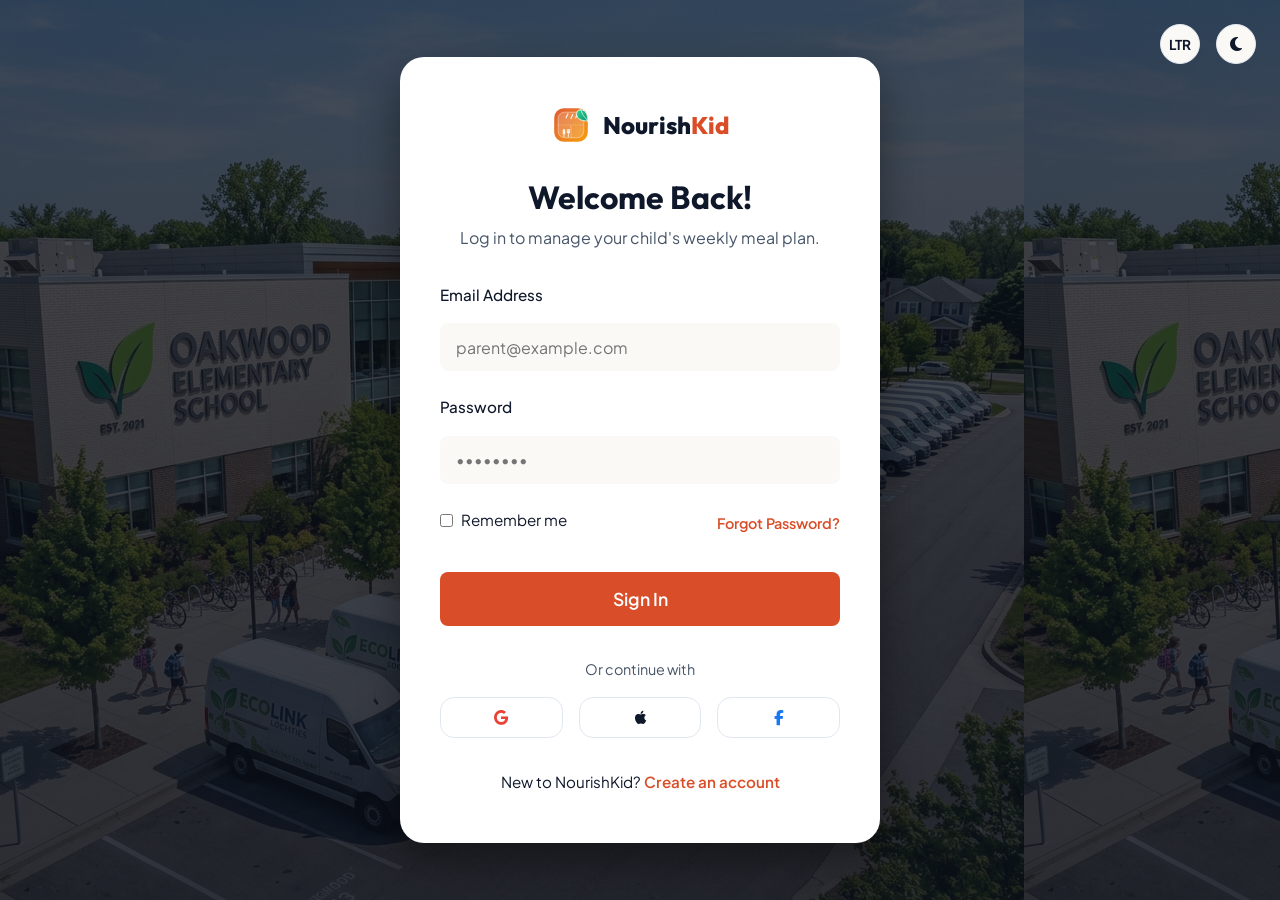
<file: login.html>
<!DOCTYPE html>
<html lang="en" dir="ltr" data-theme="light">
<head>
  <link rel="icon" type="image/svg+xml" href="favicon.svg">
  <meta charset="UTF-8">
  <meta name="viewport" content="width=device-width, initial-scale=1.0">
  <title>Login | NourishKid</title>
  <meta name="description" content="Log in to your NourishKid parent dashboard.">

  <!-- Google Fonts: Outfit & Plus Jakarta Sans -->
  <link rel="preconnect" href="https://fonts.googleapis.com">
  <link rel="preconnect" href="https://fonts.gstatic.com" crossorigin>
  <link href="https://fonts.googleapis.com/css2?family=Outfit:wght@400;500;600;700;800&family=Plus+Jakarta+Sans:wght@400;500;600;700&display=swap" rel="stylesheet">

  <!-- FontAwesome Icons -->
  <link rel="stylesheet" href="https://cdnjs.cloudflare.com/ajax/libs/font-awesome/6.5.1/css/all.min.css">
  <link rel="stylesheet" href="./src/style.css">
</head>
<body>
  <!-- Full-screen Auth Layout -->
  <div class="nk-auth-page" style="background: linear-gradient(rgba(11, 15, 25, 0.7), rgba(11, 15, 25, 0.85)), url('./src/assets/hero_home2.png');">
    
    <!-- Action Toggles -->
    <div class="nk-auth-toggles">
      <button aria-label="Toggle Direction Mode" class="topbar-icon-btn" onclick="if(window.app){window.app.toggleDir();}else{var html=document.documentElement; var next=html.getAttribute('dir')==='ltr'?'rtl':'ltr'; html.setAttribute('dir', next); localStorage.setItem('nk_dir', next); var txt = document.querySelectorAll('.rtl-status-text'); if(txt) txt.forEach(t=>t.textContent = next.toUpperCase());}" title="Toggle RTL/LTR" type="button">
        <span class="rtl-status-text" style="font-weight: 700; font-size: 0.85rem;">LTR</span>
      </button>
      <button aria-label="Toggle Light/Dark Theme" class="topbar-icon-btn" onclick="if(window.app){window.app.toggleTheme();}else{var html=document.documentElement; var next=html.getAttribute('data-theme')==='light'?'dark':'light'; html.setAttribute('data-theme', next); localStorage.setItem('nk_theme', next); var icon=document.getElementById('theme-icon'); if(icon){icon.className=next==='dark'?'fa-solid fa-sun':'fa-solid fa-moon';}}" title="Toggle Theme" type="button">
        <i class="fa-solid fa-moon" id="theme-icon"></i>
      </button>
    </div>
    
    <!-- Glassmorphic Panel -->
    <div class="nk-auth-panel">
      
      <a href="index.html" class="nk-auth-logo">
        <svg xmlns="http://www.w3.org/2000/svg" viewBox="0 0 100 100" class="brand-icon">
          <defs>
            <linearGradient id="nk-bg-grad" x1="0%" y1="0%" x2="100%" y2="100%">
              <stop offset="0%" stop-color="#E05D38" />
              <stop offset="100%" stop-color="#F59E0B" />
            </linearGradient>
            <linearGradient id="nk-leaf-grad" x1="0%" y1="0%" x2="100%" y2="100%">
              <stop offset="0%" stop-color="#34D399" />
              <stop offset="100%" stop-color="#059669" />
            </linearGradient>
          </defs>
          <rect x="8" y="8" width="84" height="84" rx="24" fill="url(#nk-bg-grad)" />
          <rect x="18" y="18" width="64" height="64" rx="16" fill="#FFFFFF" fill-opacity="0.18" stroke="#FFFFFF" stroke-width="2.5" stroke-opacity="0.4" />
          <path d="M 18 50 L 82 50" stroke="#FFFFFF" stroke-width="2.5" stroke-opacity="0.3" stroke-dasharray="3 3" />
          <path d="M 50 50 L 50 82" stroke="#FFFFFF" stroke-width="2.5" stroke-opacity="0.3" />
          <path d="M 38 32 C 38 27 42 27 42 22" stroke="#FFFFFF" stroke-width="3" fill="none" stroke-linecap="round" opacity="0.9" />
          <path d="M 50 34 C 50 29 54 29 54 24" stroke="#FFFFFF" stroke-width="3" fill="none" stroke-linecap="round" opacity="0.9" />
          <path d="M 62 32 C 62 27 66 27 66 22" stroke="#FFFFFF" stroke-width="3" fill="none" stroke-linecap="round" opacity="0.9" />
          <g transform="translate(24, 56) scale(0.65)" stroke="#FFFFFF" stroke-width="3" fill="none" stroke-linecap="round" stroke-linejoin="round">
            <path d="M 10 25 L 10 12 C 10 6 16 6 16 12 L 16 25 M 13 25 L 13 36" fill="#FFFFFF" />
            <path d="M 26 8 L 26 18 M 30 8 L 30 18 M 34 8 L 34 18 M 26 18 C 26 24 34 24 34 18 M 30 24 L 30 36" fill="#FFFFFF" />
          </g>
          <g transform="translate(62, 10)">
            <path d="M 12 2 C 26 2 30 16 30 30 C 16 30 2 26 2 12 C 2 6 6 2 12 2 Z" fill="url(#nk-leaf-grad)" stroke="#FFFFFF" stroke-width="2" />
            <path d="M 12 2 Q 16 16 30 30" stroke="#FFFFFF" stroke-width="2" fill="none" stroke-linecap="round" opacity="0.8" />
          </g>
        </svg>
        <span style="font-family: 'Outfit', sans-serif; font-size: 1.5rem; font-weight: 800; color: var(--text-main);">Nourish<span style="color: var(--primary);">Kid</span></span>
      </a>
      
      <div class="nk-auth-header">
        <h2>Welcome Back!</h2>
        <p>Log in to manage your child's weekly meal plan.</p>
      </div>

      <form class="nk-auth-form" action="parent-dashboard.html" method="GET">
        <div class="form-group">
          <label for="email">Email Address</label>
          <input type="email" id="email" class="form-control" placeholder="parent@example.com" required>
        </div>
        
        <div class="form-group">
          <label for="password">Password</label>
          <input type="password" id="password" class="form-control" placeholder="••••••••" required>
        </div>

        <div class="nk-auth-options">
          <label style="display: flex; align-items: center; cursor: pointer; font-weight: 400;">
            <input type="checkbox" style="accent-color: var(--primary); margin-right: 8px;"> 
            <span>Remember me</span>
          </label>
          <a href="#" style="color: var(--primary); font-weight: 600; text-decoration: none;">Forgot Password?</a>
        </div>

        <button type="submit" class="nk-auth-btn">Sign In</button>
      </form>

      <div class="social-login" style="text-align: center; margin-top: 2rem;">
        <p style="color: var(--text-light); font-size: 0.9rem; margin-bottom: 1rem;">Or continue with</p>
        <div style="display: flex; justify-content: center; gap: 1rem;">
          <button type="button" class="btn btn-outline" style="flex: 1; padding: 0.75rem;"><i class="fa-brands fa-google" style="color: #ea4335;"></i></button>
          <button type="button" class="btn btn-outline" style="flex: 1; padding: 0.75rem;"><i class="fa-brands fa-apple" style="color: var(--text-main);"></i></button>
          <button type="button" class="btn btn-outline" style="flex: 1; padding: 0.75rem;"><i class="fa-brands fa-facebook-f" style="color: #1877f2;"></i></button>
        </div>
      </div>

      <div class="nk-auth-footer">
        <p>New to NourishKid? <a href="signup.html">Create an account</a></p>
      </div>
    </div>
  </div>

  <script src="./src/main.js"></script>
</body>
</html>
</file>
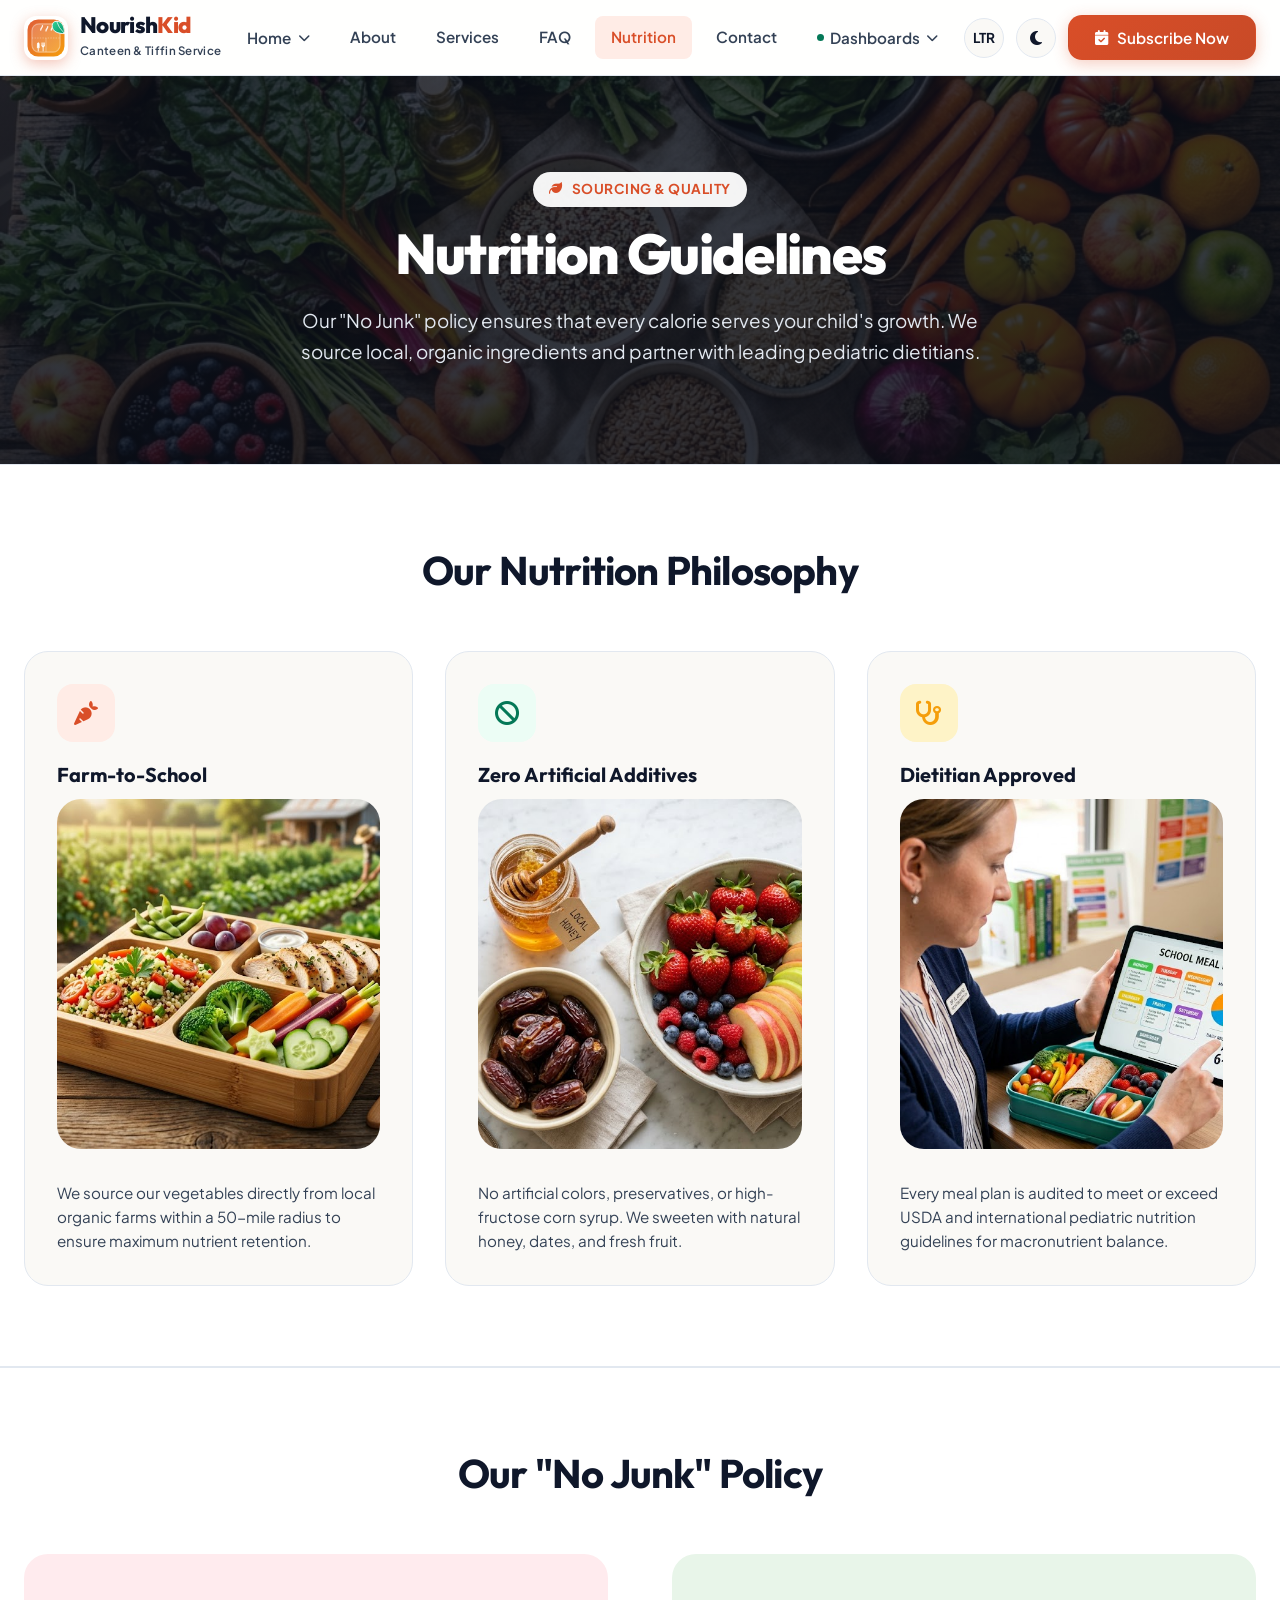
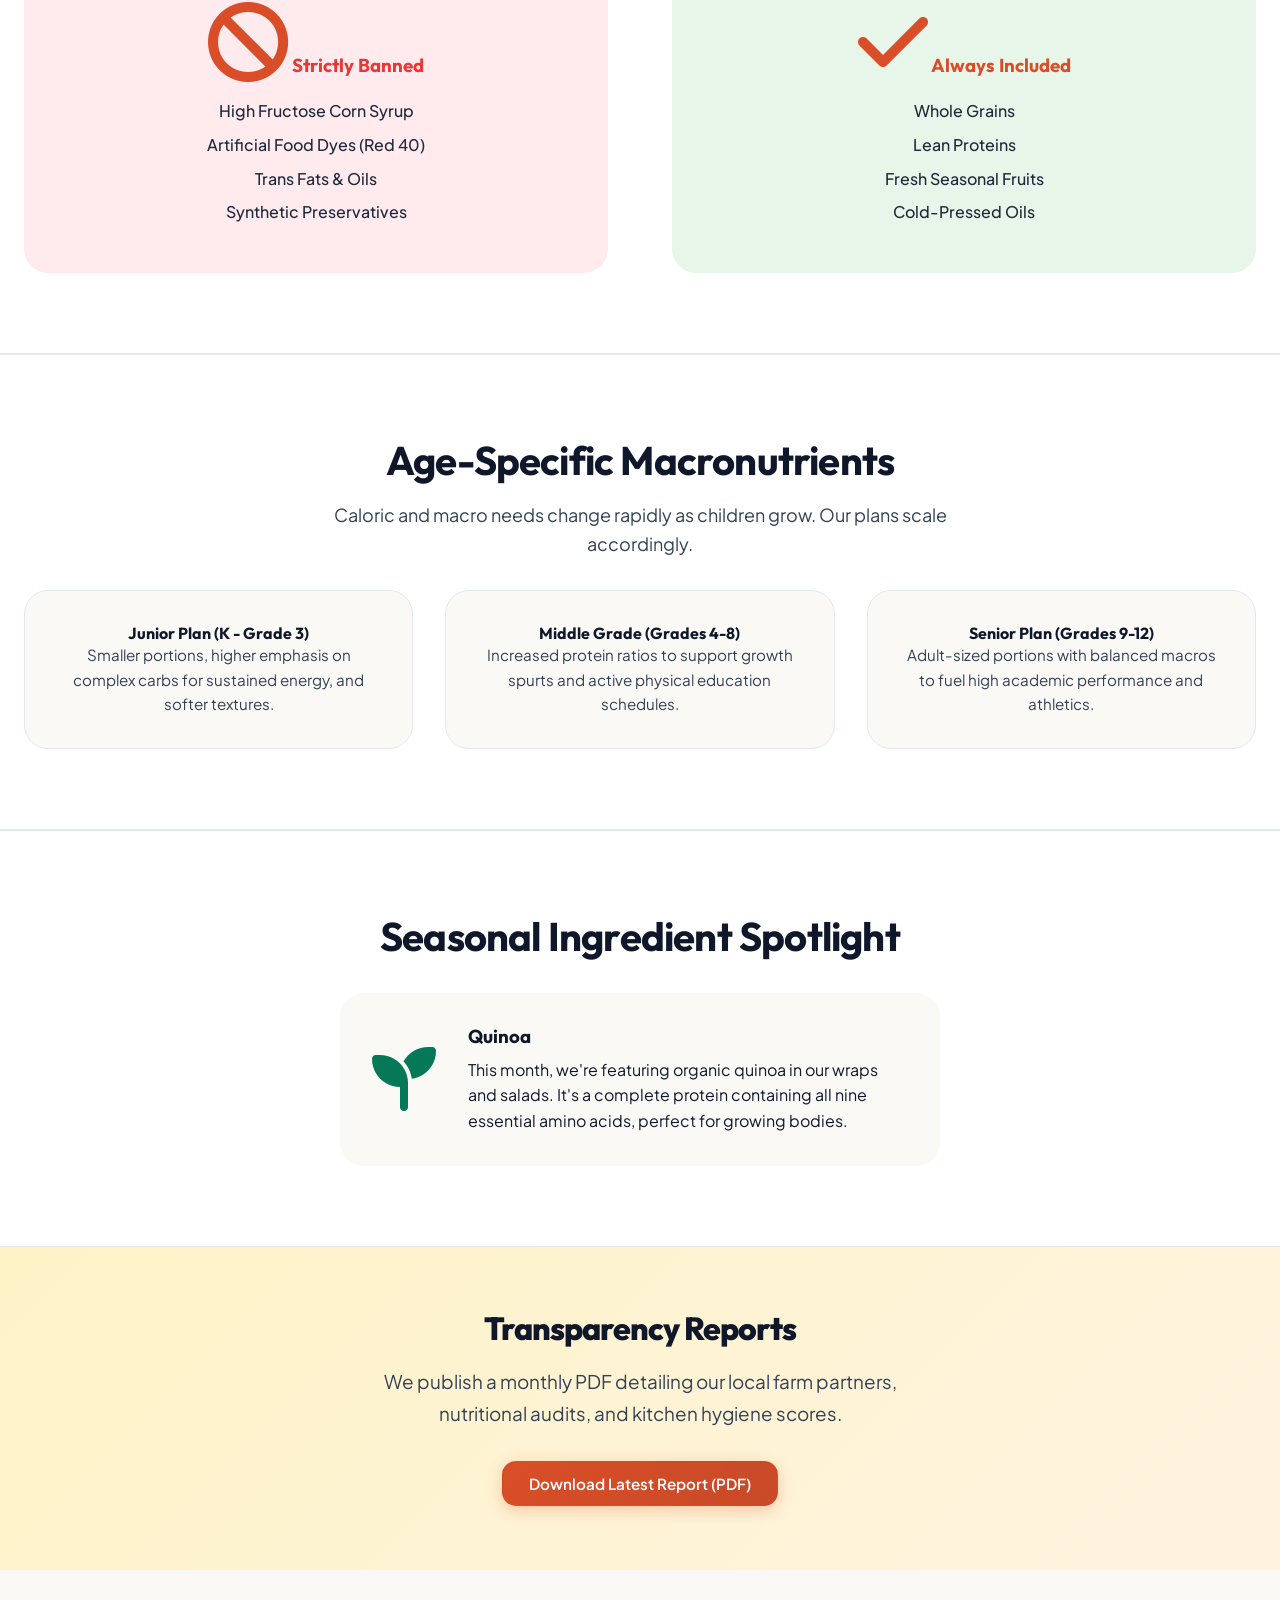
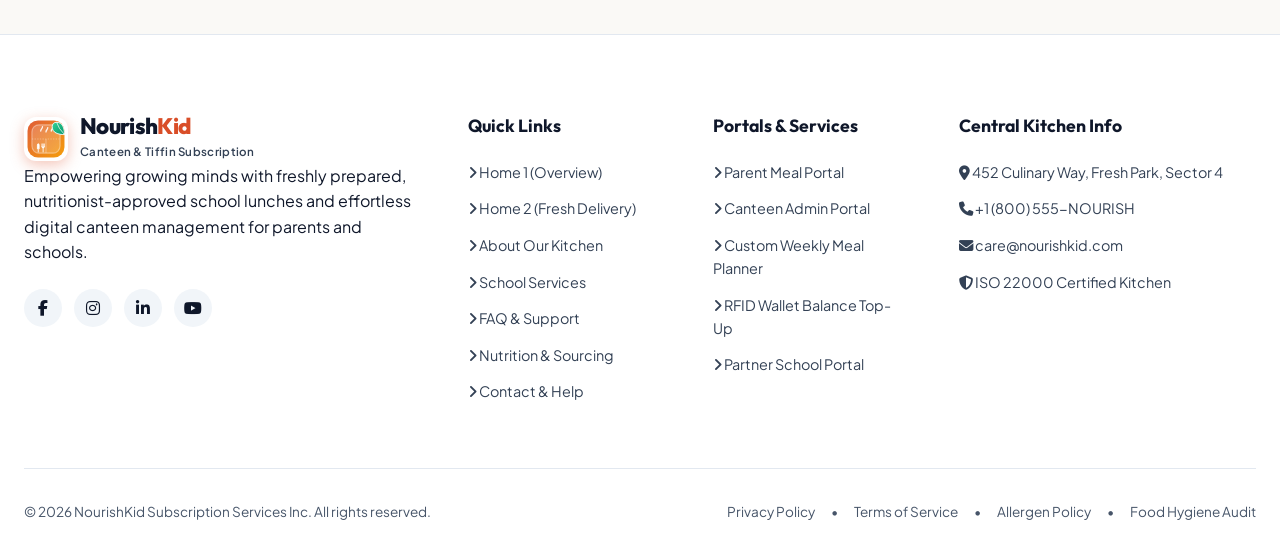
<file: nutrition.html>
<!DOCTYPE html>

<html data-theme="light" dir="ltr" lang="en">
<head>
  <link rel="icon" type="image/svg+xml" href="favicon.svg">
<meta charset="utf-8"/>
<meta content="width=device-width, initial-scale=1.0" name="viewport"/>
<title>NourishKid - School Canteen &amp; Tiffin Subscription Service</title>
<meta content="Premium school canteen management, fresh tiffin subscription service, and interactive parent portal for healthy daily school meals." name="description"/>
<!-- Google Fonts: Outfit & Plus Jakarta Sans -->
<link href="https://fonts.googleapis.com" rel="preconnect"/>
<link crossorigin="" href="https://fonts.gstatic.com" rel="preconnect"/>
<link href="https://fonts.googleapis.com/css2?family=Outfit:wght@400;500;600;700;800&amp;family=Plus+Jakarta+Sans:wght@400;500;600;700&amp;display=swap" rel="stylesheet"/>
<!-- FontAwesome Icons -->
<link href="https://cdnjs.cloudflare.com/ajax/libs/font-awesome/6.5.1/css/all.min.css" rel="stylesheet"/>
<link href="./src/style.css" rel="stylesheet"/>
</head>
<body>
<!-- Global Navigation Header -->
<header class="site-header" id="site-header">
<div class="nav-container">
<!-- Brand Logo with Inline Vector SVG -->
<a class="brand-logo" href="#" id="brand-home-link">
<svg class="brand-logo-img" viewbox="0 0 100 100" xmlns="http://www.w3.org/2000/svg">
<defs>
<lineargradient id="nk-bg-grad" x1="0%" x2="100%" y1="0%" y2="100%">
<stop offset="0%" stop-color="#E05D38"></stop>
<stop offset="100%" stop-color="#F59E0B"></stop>
</lineargradient>
<lineargradient id="nk-leaf-grad" x1="0%" x2="100%" y1="0%" y2="100%">
<stop offset="0%" stop-color="#34D399"></stop>
<stop offset="100%" stop-color="#059669"></stop>
</lineargradient>
</defs>
<rect fill="url(#nk-bg-grad)" height="84" rx="24" width="84" x="8" y="8"></rect>
<rect fill="#FFFFFF" fill-opacity="0.18" height="64" rx="16" stroke="#FFFFFF" stroke-opacity="0.4" stroke-width="2.5" width="64" x="18" y="18"></rect>
<path d="M 18 50 L 82 50" stroke="#FFFFFF" stroke-dasharray="3 3" stroke-opacity="0.3" stroke-width="2.5"></path>
<path d="M 50 50 L 50 82" stroke="#FFFFFF" stroke-opacity="0.3" stroke-width="2.5"></path>
<path d="M 38 32 C 38 27 42 27 42 22" fill="none" opacity="0.9" stroke="#FFFFFF" stroke-linecap="round" stroke-width="3"></path>
<path d="M 50 34 C 50 29 54 29 54 24" fill="none" opacity="0.9" stroke="#FFFFFF" stroke-linecap="round" stroke-width="3"></path>
<path d="M 62 32 C 62 27 66 27 66 22" fill="none" opacity="0.9" stroke="#FFFFFF" stroke-linecap="round" stroke-width="3"></path>
<g fill="none" stroke="#FFFFFF" stroke-linecap="round" stroke-linejoin="round" stroke-width="3" transform="translate(24, 56) scale(0.65)">
<path d="M 10 25 L 10 12 C 10 6 16 6 16 12 L 16 25 M 13 25 L 13 36" fill="#FFFFFF"></path>
<path d="M 26 8 L 26 18 M 30 8 L 30 18 M 34 8 L 34 18 M 26 18 C 26 24 34 24 34 18 M 30 24 L 30 36" fill="#FFFFFF"></path>
</g>
<g transform="translate(62, 10)">
<path d="M 12 2 C 26 2 30 16 30 30 C 16 30 2 26 2 12 C 2 6 6 2 12 2 Z" fill="url(#nk-leaf-grad)" stroke="#FFFFFF" stroke-width="2"></path>
<path d="M 12 2 Q 16 16 30 30" fill="none" opacity="0.8" stroke="#FFFFFF" stroke-linecap="round" stroke-width="2"></path>
</g>
</svg>
<div class="logo-text">
<span class="logo-title">Nourish<span class="highlight">Kid</span></span>
<span class="logo-subtitle">Canteen &amp; Tiffin Service</span>
</div>
</a>
<!-- Navigation Links -->
<nav class="nav-menu" id="nav-menu">
<ul class="nav-list">
<!-- Home Dropdown -->
<li class="nav-item has-dropdown">
<button aria-expanded="false" class="nav-link dropdown-toggle" id="home-dropdown-btn">
<span>Home</span>
<i class="fa-solid fa-chevron-down dropdown-arrow"></i>
</button>
<div class="dropdown-menu">
<a class="dropdown-item active" href="./index.html">
<div class="dropdown-icon"><i class="fa-solid fa-store"></i></div>
<div class="dropdown-info">
<span class="item-title">Home 1: Canteen &amp; Subscriptions</span>
<span class="item-desc">Classic overview, menu tiers &amp; weekly builder</span>
</div>
</a>
<a class="dropdown-item" href="./home2.html">
<div class="dropdown-icon"><i class="fa-solid fa-truck-ramp-box"></i></div>
<div class="dropdown-info">
<span class="item-title">Home 2: Fresh Delivery &amp; Schools</span>
<span class="item-desc">Daily kitchen pipeline &amp; school network</span>
</div>
</a>
</div>
</li>
<!-- Direct Links -->
<li class="nav-item">
<a class="nav-link" href="./about.html">About</a>
</li>
<li class="nav-item">
<a class="nav-link" href="./services.html">Services</a>
</li>
<li class="nav-item">
<a class="nav-link" href="./faq.html">FAQ</a>
</li>
<li class="nav-item">
<a class="nav-link" href="./nutrition.html">Nutrition</a>
</li>
<li class="nav-item">
<a class="nav-link" href="./contact.html">Contact</a>
</li>
<!-- Dashboards Dropdown -->
<li class="nav-item has-dropdown">
<button aria-expanded="false" class="nav-link dropdown-toggle" id="dashboard-dropdown-btn">
<span class="badge-dot"></span>
<span>Dashboards</span>
<i class="fa-solid fa-chevron-down dropdown-arrow"></i>
</button>
<div class="dropdown-menu">
<a class="dropdown-item" href="./parent-dashboard.html">
<div class="dropdown-icon user-icon"><i class="fa-solid fa-user-gear"></i></div>
<div class="dropdown-info">
<span class="item-title">User / Parent Dashboard</span>
<span class="item-desc">Weekly meal plans, allergies &amp; billing</span>
</div>
</a>
<a class="dropdown-item" href="./admin-dashboard.html">
<div class="dropdown-icon admin-icon"><i class="fa-solid fa-chart-line"></i></div>
<div class="dropdown-info">
<span class="item-title">Admin Dashboard</span>
<span class="item-desc">Menu manager, prep metrics &amp; revenue</span>
</div>
</a>
</div>
</li>
</ul>
</nav>
<!-- Right Header Actions -->
<div class="nav-actions">
<!-- RTL/LTR Toggle -->
<button aria-label="Toggle Direction Mode" class="topbar-icon-btn" onclick="if(window.app){window.app.toggleDir();}else{var html=document.documentElement; var next=html.getAttribute('dir')==='ltr'?'rtl':'ltr'; html.setAttribute('dir', next); localStorage.setItem('nk_dir', next); var txt = this.querySelector('.rtl-status-text'); if(txt) txt.textContent = next.toUpperCase();}" title="Toggle RTL/LTR" type="button">
<span class="rtl-status-text" style="font-weight: 700; font-size: 0.85rem;">LTR</span>
</button>
<!-- Dark / Light Theme Toggle Switch -->
<button aria-label="Toggle Light/Dark Theme" class="topbar-icon-btn" onclick="if(window.app){window.app.toggleTheme();}else{var html=document.documentElement; var next=html.getAttribute('data-theme')==='light'?'dark':'light'; html.setAttribute('data-theme', next); localStorage.setItem('nk_theme', next); var icon=document.getElementById('theme-icon'); if(icon){icon.className=next==='dark'?'fa-solid fa-sun':'fa-solid fa-moon';}}" title="Toggle Theme" type="button">
<i class="fa-solid fa-moon" id="theme-icon"></i>
</button>
<!-- Mobile Navigation Toggle -->
<button aria-label="Toggle Menu" class="btn-mobile-menu" id="mobile-menu-btn">
<i class="fa-solid fa-bars"></i>
</button>
<!-- CTA Subscribe Button -->
<button class="btn btn-primary nav-cta-btn" id="open-subscribe-modal-btn">
<i class="fa-solid fa-calendar-check"></i>
<span>Subscribe Now</span>
</button>
</div>
</div>
</header>
<!-- Main View Container (Pre-rendered for direct file viewing and server viewing) -->
<main id="app-view-container">
<div class="view-section active-view" id="view-nutrition">
<section class="hero-wrapper" style="position: relative; background: linear-gradient(rgba(11, 15, 25, 0.8), rgba(11, 15, 25, 0.85)), url('./src/assets/hero_nutrition.png') center/cover no-repeat; padding: 6rem 0;">
<div class="container text-center" style="position: relative; z-index: 1;">
<span class="section-tag" style="background: rgba(255,255,255,0.95); color: var(--primary); border: none;"><i class="fa-solid fa-leaf"></i> Sourcing &amp; Quality</span>
<h1 class="hero-title" style="color: #ffffff !important;">Nutrition Guidelines</h1>
<p class="hero-description" style="max-width: 700px; margin: 0 auto;color: #e2e8f0 !important;">
            Our "No Junk" policy ensures that every calorie serves your child's growth. We source local, organic ingredients and partner with leading pediatric dietitians.
          </p>

</div>
</section>
<section class="features-section">
<div class="container">
<div class="section-header text-center">
<h2 class="section-title">Our Nutrition Philosophy</h2>
</div>
<div class="features-grid">
<div class="feature-card">
<div class="feature-icon-wrapper"><i class="fa-solid fa-carrot"></i></div>
<h3>Farm-to-School</h3><img alt="Farm to School Bento" src="./src/assets/bento-farm.jpg" style="width: 100%; height: 350px; object-fit: cover; border-radius: var(--radius-lg); margin-bottom: 2rem; border: 1px solid var(--border-color);">
<p>We source our vegetables directly from local organic farms within a 50-mile radius to ensure maximum nutrient retention.</p>
</img></div>
<div class="feature-card">
<div class="feature-icon-wrapper" style="background: var(--secondary-light); color: var(--secondary);"><i class="fa-solid fa-ban"></i></div>
<h3>Zero Artificial Additives</h3><img alt="Zero Artificial Additives" src="./src/assets/zero-artificial.jpg" style="width: 100%; height: 350px; object-fit: cover; border-radius: var(--radius-lg); margin-bottom: 2rem; border: 1px solid var(--border-color);"/>
<p>No artificial colors, preservatives, or high-fructose corn syrup. We sweeten with natural honey, dates, and fresh fruit.</p>
</div>
<div class="feature-card">
<div class="feature-icon-wrapper" style="background: var(--accent-light); color: var(--accent);"><i class="fa-solid fa-stethoscope"></i></div>
<h3>Dietitian Approved</h3><img alt="Dietitian Approved" src="./src/assets/dietitian-approved.jpg" style="width: 100%; height: 350px; object-fit: cover; border-radius: var(--radius-lg); margin-bottom: 2rem; border: 1px solid var(--border-color);"/>
<p>Every meal plan is audited to meet or exceed USDA and international pediatric nutrition guidelines for macronutrient balance.</p>
</div>
</div>
</div>
</section>
<!-- The No Junk Policy -->
<section class="features-section" style="background: var(--bg-card);">
<div class="container">
<div class="section-header text-center">
<h2 class="section-title">Our "No Junk" Policy</h2>
</div>
<div class="split-layout">
<div class="split-image-container" style="background: #FFEBEE; border-color: #EF9A9A; flex-direction: column;">
<h3 style="color: #E53935; margin-bottom: 1rem;"><i class="fa-solid fa-ban"></i> Strictly Banned</h3>
<ul style="list-style-type: none; padding: 0; text-align: center; color: #1e293b; font-weight: 500;">
<li style="margin-bottom: 0.5rem;">High Fructose Corn Syrup</li>
<li style="margin-bottom: 0.5rem;">Artificial Food Dyes (Red 40)</li>
<li style="margin-bottom: 0.5rem;">Trans Fats &amp; Oils</li>
<li>Synthetic Preservatives</li>
</ul>
</div>
<div class="split-image-container" style="background: #E8F5E9; border-color: #A5D6A7; flex-direction: column;">
<h3 style="color: var(--primary); margin-bottom: 1rem;"><i class="fa-solid fa-check"></i> Always Included</h3>
<ul style="list-style-type: none; padding: 0; text-align: center; color: #1e293b; font-weight: 500;">
<li style="margin-bottom: 0.5rem;">Whole Grains</li>
<li style="margin-bottom: 0.5rem;">Lean Proteins</li>
<li style="margin-bottom: 0.5rem;">Fresh Seasonal Fruits</li>
<li>Cold-Pressed Oils</li>
</ul>
</div>
</div>
</div>
</section>
<!-- Age-Specific Macros -->
<section class="features-section">
<div class="container text-center">
<h2 class="section-title">Age-Specific Macronutrients</h2>
<p class="section-subtitle">Caloric and macro needs change rapidly as children grow. Our plans scale accordingly.</p>
<div class="features-grid" style="margin-top: 2rem;">
<div class="feature-card">
<h4>Junior Plan (K - Grade 3)</h4>
<p>Smaller portions, higher emphasis on complex carbs for sustained energy, and softer textures.</p>
</div>
<div class="feature-card">
<h4>Middle Grade (Grades 4-8)</h4>
<p>Increased protein ratios to support growth spurts and active physical education schedules.</p>
</div>
<div class="feature-card">
<h4>Senior Plan (Grades 9-12)</h4>
<p>Adult-sized portions with balanced macros to fuel high academic performance and athletics.</p>
</div>
</div>
</div>
</section>
<!-- Ingredient Spotlight -->
<section class="features-section" style="background: var(--bg-card);">
<div class="container text-center">
<h2 class="section-title">Seasonal Ingredient Spotlight</h2>
<div style="background: var(--bg-primary); padding: 2rem; border-radius: var(--radius-lg); max-width: 600px; margin: 2rem auto 0 auto; display: flex; align-items: center; text-align: left; gap: 2rem;">
<i class="fa-solid fa-seedling" style="font-size: 4rem; color: var(--secondary);"></i>
<div>
<h3 style="margin: 0 0 0.5rem 0;">Quinoa</h3>
<p style="margin: 0;">This month, we're featuring organic quinoa in our wraps and salads. It's a complete protein containing all nine essential amino acids, perfect for growing bodies.</p>
</div>
</div>
</div>
</section>
<!-- Reports CTA -->
<section class="hero-wrapper" style="background: linear-gradient(135deg, var(--accent-light) 0%, #FFF3E0 100%); padding: 4rem 1rem;">
<div class="container text-center">
<h2 class="hero-title" style="font-size: 2rem; color: #0f172a;">Transparency Reports</h2>
<p class="hero-description" style="max-width: 600px; margin: 0 auto 2rem auto; color: #334155;">
            We publish a monthly PDF detailing our local farm partners, nutritional audits, and kitchen hygiene scores.
          </p>
<button class="btn btn-primary">Download Latest Report (PDF)</button>
</div>
</section>
</div>
</main>
<!-- Global Footer -->
<footer class="site-footer">
<div class="footer-container">
<div class="footer-grid">
<div class="footer-col brand-col">
<div class="brand-logo footer-logo">
<svg class="brand-logo-img" viewbox="0 0 100 100" xmlns="http://www.w3.org/2000/svg">
<rect fill="url(#nk-bg-grad)" height="84" rx="24" width="84" x="8" y="8"></rect>
<rect fill="#FFFFFF" fill-opacity="0.18" height="64" rx="16" stroke="#FFFFFF" stroke-opacity="0.4" stroke-width="2.5" width="64" x="18" y="18"></rect>
<path d="M 18 50 L 82 50" stroke="#FFFFFF" stroke-dasharray="3 3" stroke-opacity="0.3" stroke-width="2.5"></path>
<path d="M 50 50 L 50 82" stroke="#FFFFFF" stroke-opacity="0.3" stroke-width="2.5"></path>
<path d="M 38 32 C 38 27 42 27 42 22" fill="none" opacity="0.9" stroke="#FFFFFF" stroke-linecap="round" stroke-width="3"></path>
<path d="M 50 34 C 50 29 54 29 54 24" fill="none" opacity="0.9" stroke="#FFFFFF" stroke-linecap="round" stroke-width="3"></path>
<path d="M 62 32 C 62 27 66 27 66 22" fill="none" opacity="0.9" stroke="#FFFFFF" stroke-linecap="round" stroke-width="3"></path>
<g fill="none" stroke="#FFFFFF" stroke-linecap="round" stroke-linejoin="round" stroke-width="3" transform="translate(24, 56) scale(0.65)">
<path d="M 10 25 L 10 12 C 10 6 16 6 16 12 L 16 25 M 13 25 L 13 36" fill="#FFFFFF"></path>
<path d="M 26 8 L 26 18 M 30 8 L 30 18 M 34 8 L 34 18 M 26 18 C 26 24 34 24 34 18 M 30 24 L 30 36" fill="#FFFFFF"></path>
</g>
<g transform="translate(62, 10)">
<path d="M 12 2 C 26 2 30 16 30 30 C 16 30 2 26 2 12 C 2 6 6 2 12 2 Z" fill="url(#nk-leaf-grad)" stroke="#FFFFFF" stroke-width="2"></path>
<path d="M 12 2 Q 16 16 30 30" fill="none" opacity="0.8" stroke="#FFFFFF" stroke-linecap="round" stroke-width="2"></path>
</g>
</svg>
<div class="logo-text">
<span class="logo-title">Nourish<span class="highlight">Kid</span></span>
<span class="logo-subtitle">Canteen &amp; Tiffin Subscription</span>
</div>
</div>
<p class="footer-desc">
            Empowering growing minds with freshly prepared, nutritionist-approved school lunches and effortless digital
            canteen management for parents and schools.
          </p>
<div class="social-links">
<a aria-label="Facebook" class="social-icon" href="#"><i class="fa-brands fa-facebook-f"></i></a>
<a aria-label="Instagram" class="social-icon" href="#"><i class="fa-brands fa-instagram"></i></a>
<a aria-label="LinkedIn" class="social-icon" href="#"><i class="fa-brands fa-linkedin-in"></i></a>
<a aria-label="YouTube" class="social-icon" href="#"><i class="fa-brands fa-youtube"></i></a>
</div>
</div>
<div class="footer-col">
<h4 class="footer-heading">Quick Links</h4>
<ul class="footer-links">
<li><a class="view-trigger" href="./index.html"><i class="fa-solid fa-angle-right"></i>
                Home 1 (Overview)</a></li>
<li><a class="view-trigger" href="./home2.html"><i class="fa-solid fa-angle-right"></i>
                Home 2 (Fresh Delivery)</a></li>
<li><a class="view-trigger" href="./about.html"><i class="fa-solid fa-angle-right"></i>
                About Our Kitchen</a></li>
<li><a class="view-trigger" href="./services.html"><i class="fa-solid fa-angle-right"></i> School Services</a></li>
<li><a class="view-trigger" href="./faq.html"><i class="fa-solid fa-angle-right"></i> FAQ &amp; Support</a></li>
<li><a class="view-trigger" href="./nutrition.html"><i class="fa-solid fa-angle-right"></i> Nutrition &amp; Sourcing</a></li>
<li><a class="view-trigger" href="./contact.html"><i class="fa-solid fa-angle-right"></i> Contact &amp; Help</a></li>
</ul>
</div>
<div class="footer-col">
<h4 class="footer-heading">Portals &amp; Services</h4>
<ul class="footer-links">
<li><a href="./parent-dashboard.html"><i class="fa-solid fa-angle-right"></i> Parent Meal Portal</a></li>
<li><a href="./admin-dashboard.html"><i class="fa-solid fa-angle-right"></i> Canteen Admin Portal</a></li>
<li><a href="#" id="footer-weekly-plan-btn"><i class="fa-solid fa-angle-right"></i> Custom Weekly Meal
                Planner</a></li>
<li><a href="#" id="footer-rfid-wallet-btn"><i class="fa-solid fa-angle-right"></i> RFID Wallet Balance
                Top-Up</a></li>
<li><a href="#" id="footer-school-partner-btn"><i class="fa-solid fa-angle-right"></i> Partner School
                Portal</a></li>
</ul>
</div>
<div class="footer-col">
<h4 class="footer-heading">Central Kitchen Info</h4>
<ul class="contact-info">
<li><i class="fa-solid fa-location-dot"></i> 452 Culinary Way, Fresh Park, Sector 4</li>
<li><i class="fa-solid fa-phone"></i> +1 (800) 555-NOURISH</li>
<li><i class="fa-solid fa-envelope"></i> care@nourishkid.com</li>
<li><i class="fa-solid fa-shield-halved"></i> ISO 22000 Certified Kitchen</li>
</ul>
</div>
</div>
<div class="footer-bottom">
<p>© 2026 NourishKid Subscription Services Inc. All rights reserved.</p>
<div class="bottom-links">
<a href="#">Privacy Policy</a>
<span>•</span>
<a href="#">Terms of Service</a>
<span>•</span>
<a href="#">Allergen Policy</a>
<span>•</span>
<a href="#">Food Hygiene Audit</a>
</div>
</div>
</div>
</footer>
<!-- Modal: Quick Subscription Builder -->
<div class="modal-backdrop" id="subscribe-modal">
<div class="modal-card">
<button class="modal-close" id="modal-close-btn">×</button>
<div class="modal-header">
<div class="modal-icon"><i class="fa-solid fa-box-open"></i></div>
<div>
<h3 class="modal-title">Subscribe to Weekly Tiffin Plan</h3>
<p class="modal-subtitle">Choose your plan, student school &amp; allergy settings</p>
</div>
</div>
<div class="modal-body">
<form id="subscribe-form">
<div class="form-grid">
<div class="form-group">
<label for="modal-student-name">Student Full Name</label>
<input class="form-input" id="modal-student-name" placeholder="e.g. Liam Davis" required="" type="text"/>
</div>
<div class="form-group">
<label for="modal-school-name">School / College</label>
<select class="form-select" id="modal-school-name" required="">
<option value="Saint Jude Academy">Saint Jude Academy</option>
<option value="Oakridge International">Oakridge International</option>
<option value="Greenwood High School">Greenwood High School</option>
<option value="Cambridge Prep School">Cambridge Prep School</option>
</select>
</div>
<div class="form-group">
<label for="modal-grade">Grade &amp; Section</label>
<input class="form-input" id="modal-grade" placeholder="e.g. Grade 5 - Section B" required="" type="text"/>
</div>
<div class="form-group">
<label for="modal-plan-tier">Meal Plan Tier</label>
<select class="form-select" id="modal-plan-tier" required="">
<option value="NutriPlus Balanced Plan - $49/wk">NutriPlus Balanced ($49/week)</option>
<option value="Chef Special Organic Tiffin - $69/wk">Chef Special Organic ($69/week)</option>
<option value="Junior Lite Snack Plan - $29/wk">Junior Lite Snack ($29/week)</option>
</select>
</div>
</div>
<div class="form-group">
<label>Dietary Restrictions / Allergies</label>
<div class="checkbox-group">
<label class="checkbox-label"><input checked="" name="allergy" type="checkbox" value="Nut-Free"/>
                Nut-Free</label>
<label class="checkbox-label"><input name="allergy" type="checkbox" value="Gluten-Free"/>
                Gluten-Free</label>
<label class="checkbox-label"><input name="allergy" type="checkbox" value="Dairy-Free"/> Dairy-Free</label>
<label class="checkbox-label"><input name="allergy" type="checkbox" value="Jain/Halal"/>
                Halal/Vegetarian</label>
</div>
</div>
<div class="modal-summary">
<div class="summary-item"><span>Total Weekly Billing:</span> <strong id="modal-summary-price">$49.00 /
                week</strong></div>
<div class="summary-item"><span>Delivery Desk:</span> <span>Classroom Tiffin Rack #4</span></div>
</div>
<button class="btn btn-primary btn-block" type="submit">Confirm Subscription &amp; Start Next Week</button>
</form>
</div>
</div>
</div>
<!-- Toast Notification Container -->
<div class="toast-container" id="toast-container"></div>
<script src="./src/main.js"></script>
</body>
</html>
</file>
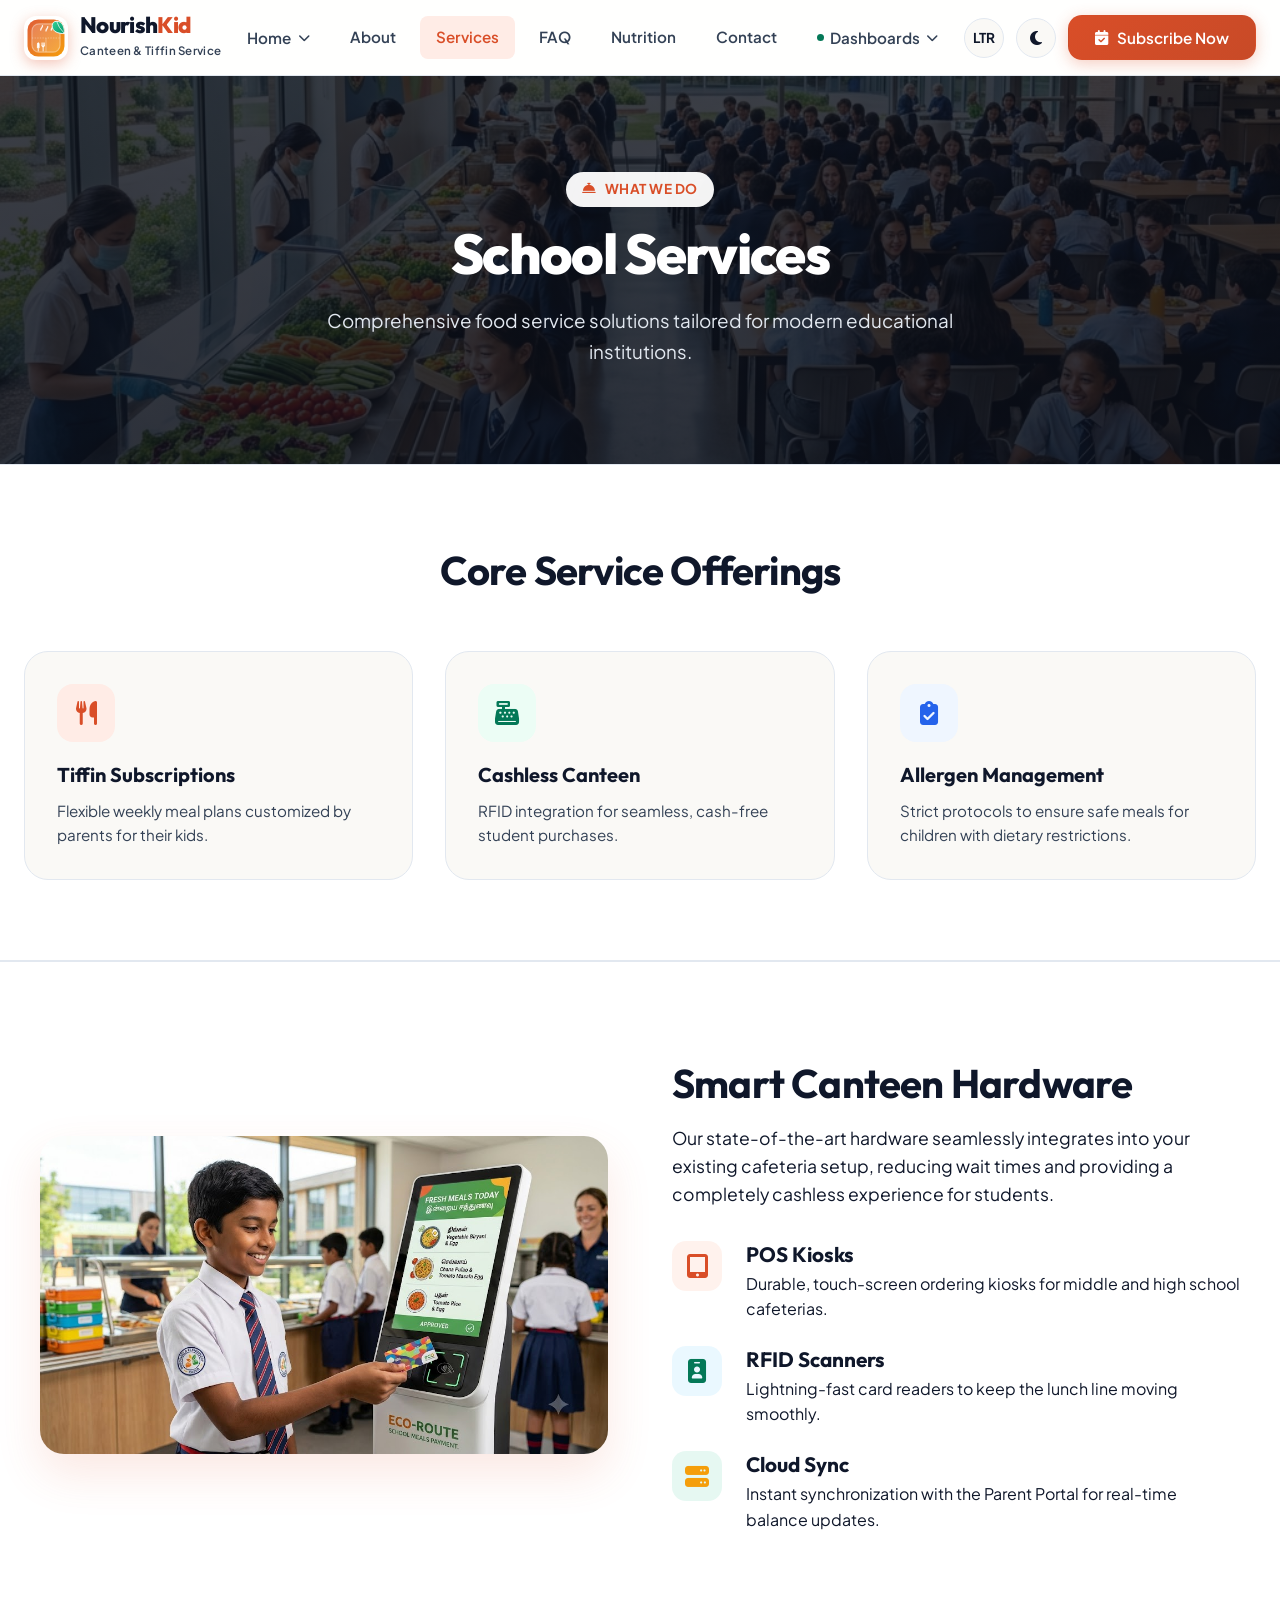
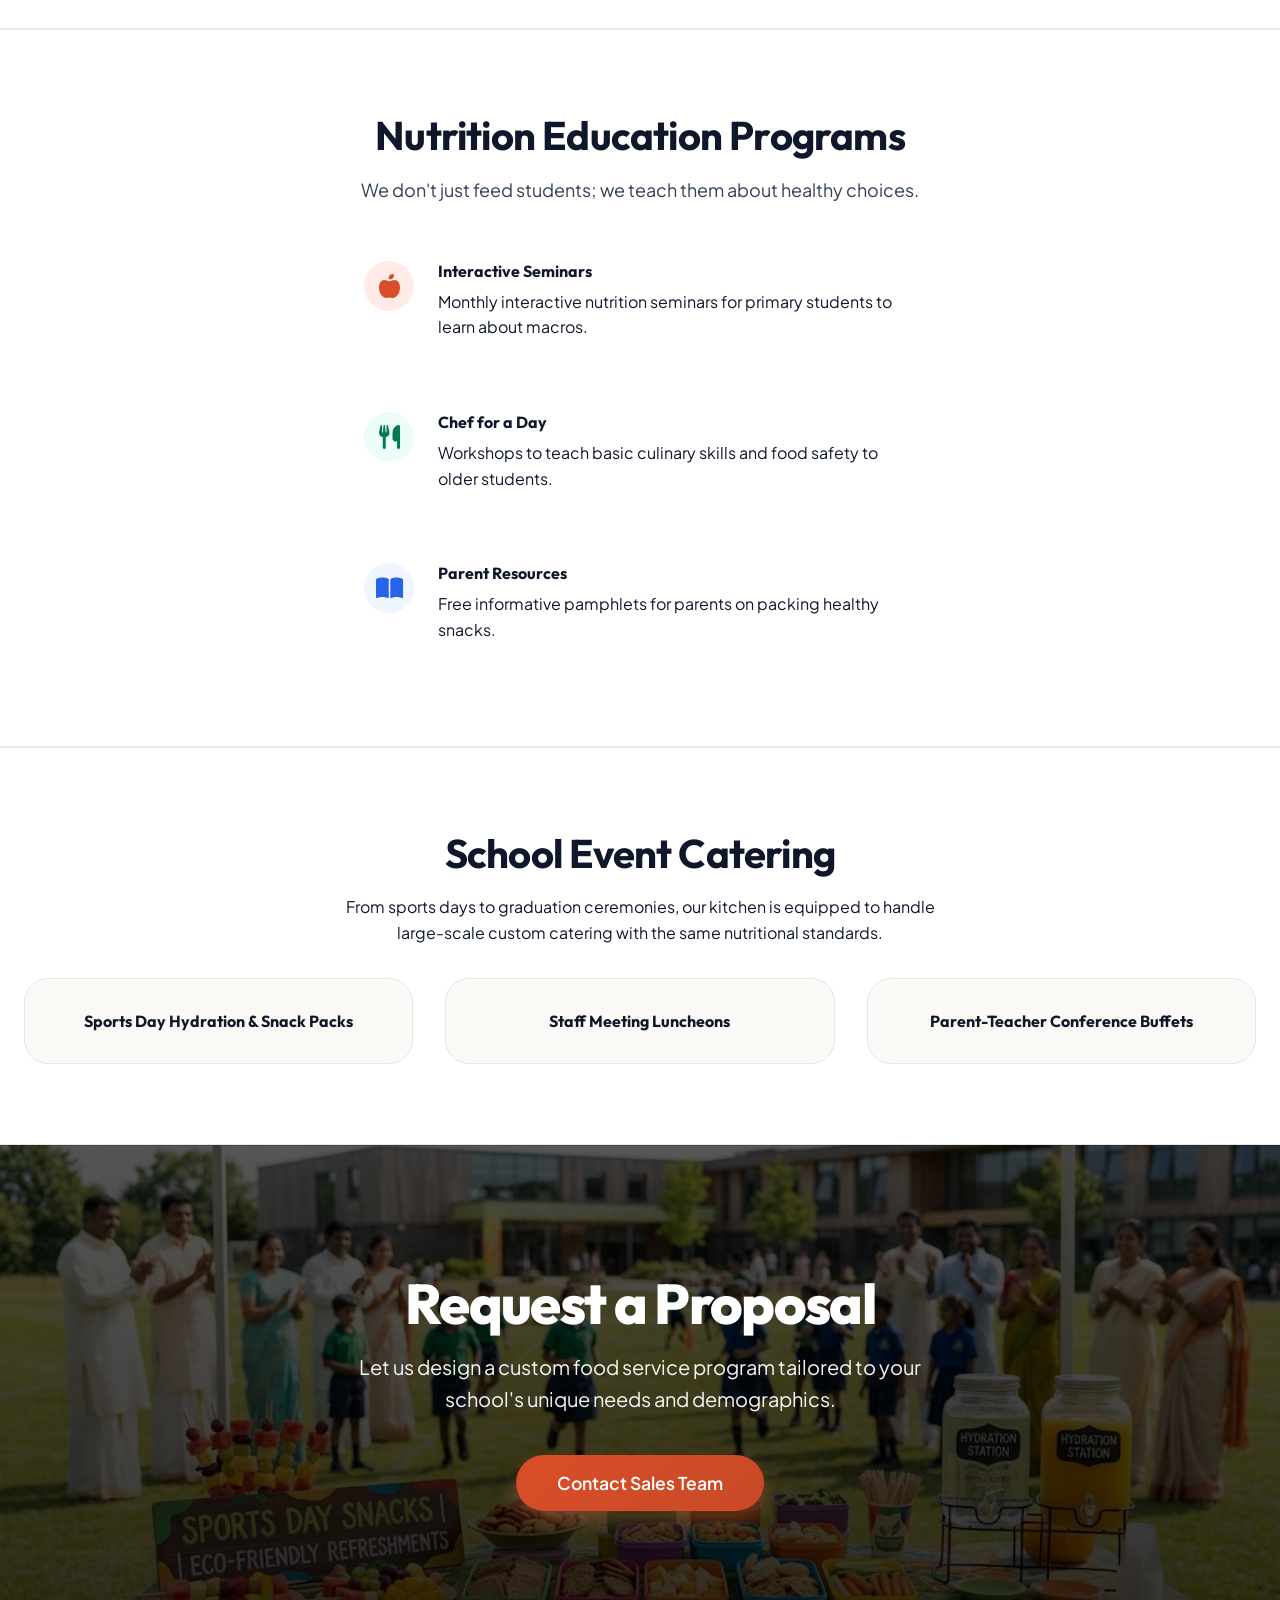
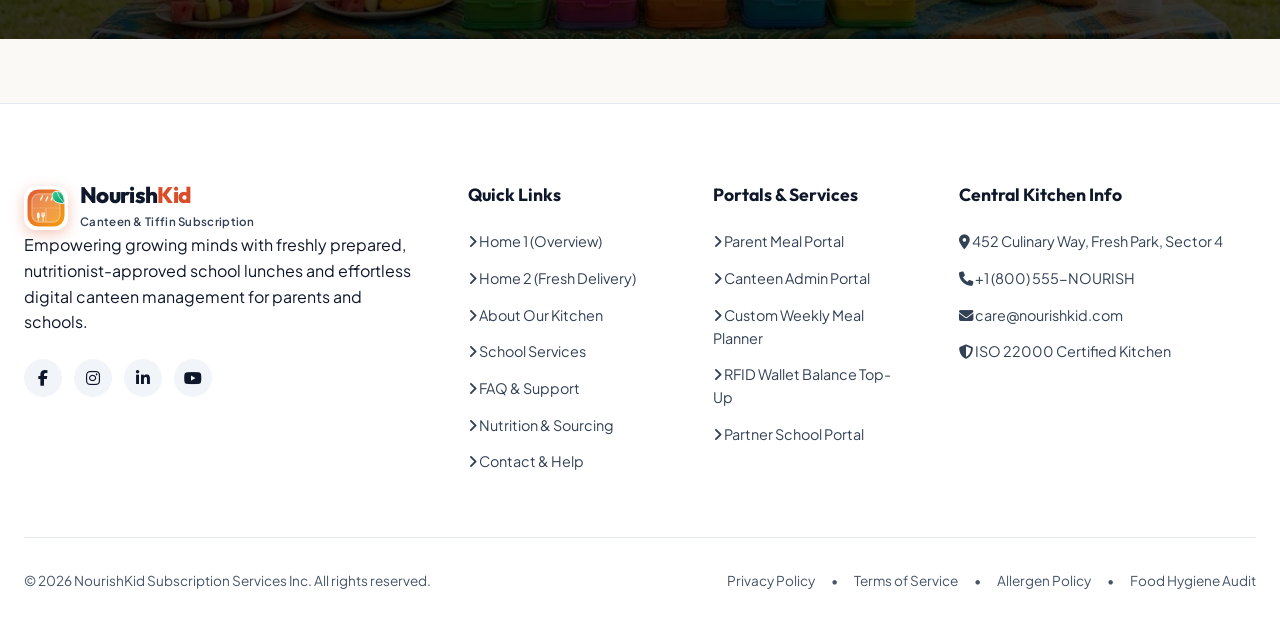
<file: services.html>
<!DOCTYPE html>

<html data-theme="light" dir="ltr" lang="en">
<head>
  <link rel="icon" type="image/svg+xml" href="favicon.svg">
<meta charset="utf-8"/>
<meta content="width=device-width, initial-scale=1.0" name="viewport"/>
<title>NourishKid - School Canteen &amp; Tiffin Subscription Service</title>
<meta content="Premium school canteen management, fresh tiffin subscription service, and interactive parent portal for healthy daily school meals." name="description"/>
<!-- Google Fonts: Outfit & Plus Jakarta Sans -->
<link href="https://fonts.googleapis.com" rel="preconnect"/>
<link crossorigin="" href="https://fonts.gstatic.com" rel="preconnect"/>
<link href="https://fonts.googleapis.com/css2?family=Outfit:wght@400;500;600;700;800&amp;family=Plus+Jakarta+Sans:wght@400;500;600;700&amp;display=swap" rel="stylesheet"/>
<!-- FontAwesome Icons -->
<link href="https://cdnjs.cloudflare.com/ajax/libs/font-awesome/6.5.1/css/all.min.css" rel="stylesheet"/>
<link href="./src/style.css" rel="stylesheet"/>
</head>
<body>
<!-- Global Navigation Header -->
<header class="site-header" id="site-header">
<div class="nav-container">
<!-- Brand Logo with Inline Vector SVG -->
<a class="brand-logo" href="#" id="brand-home-link">
<svg class="brand-logo-img" viewbox="0 0 100 100" xmlns="http://www.w3.org/2000/svg">
<defs>
<lineargradient id="nk-bg-grad" x1="0%" x2="100%" y1="0%" y2="100%">
<stop offset="0%" stop-color="#E05D38"></stop>
<stop offset="100%" stop-color="#F59E0B"></stop>
</lineargradient>
<lineargradient id="nk-leaf-grad" x1="0%" x2="100%" y1="0%" y2="100%">
<stop offset="0%" stop-color="#34D399"></stop>
<stop offset="100%" stop-color="#059669"></stop>
</lineargradient>
</defs>
<rect fill="url(#nk-bg-grad)" height="84" rx="24" width="84" x="8" y="8"></rect>
<rect fill="#FFFFFF" fill-opacity="0.18" height="64" rx="16" stroke="#FFFFFF" stroke-opacity="0.4" stroke-width="2.5" width="64" x="18" y="18"></rect>
<path d="M 18 50 L 82 50" stroke="#FFFFFF" stroke-dasharray="3 3" stroke-opacity="0.3" stroke-width="2.5"></path>
<path d="M 50 50 L 50 82" stroke="#FFFFFF" stroke-opacity="0.3" stroke-width="2.5"></path>
<path d="M 38 32 C 38 27 42 27 42 22" fill="none" opacity="0.9" stroke="#FFFFFF" stroke-linecap="round" stroke-width="3"></path>
<path d="M 50 34 C 50 29 54 29 54 24" fill="none" opacity="0.9" stroke="#FFFFFF" stroke-linecap="round" stroke-width="3"></path>
<path d="M 62 32 C 62 27 66 27 66 22" fill="none" opacity="0.9" stroke="#FFFFFF" stroke-linecap="round" stroke-width="3"></path>
<g fill="none" stroke="#FFFFFF" stroke-linecap="round" stroke-linejoin="round" stroke-width="3" transform="translate(24, 56) scale(0.65)">
<path d="M 10 25 L 10 12 C 10 6 16 6 16 12 L 16 25 M 13 25 L 13 36" fill="#FFFFFF"></path>
<path d="M 26 8 L 26 18 M 30 8 L 30 18 M 34 8 L 34 18 M 26 18 C 26 24 34 24 34 18 M 30 24 L 30 36" fill="#FFFFFF"></path>
</g>
<g transform="translate(62, 10)">
<path d="M 12 2 C 26 2 30 16 30 30 C 16 30 2 26 2 12 C 2 6 6 2 12 2 Z" fill="url(#nk-leaf-grad)" stroke="#FFFFFF" stroke-width="2"></path>
<path d="M 12 2 Q 16 16 30 30" fill="none" opacity="0.8" stroke="#FFFFFF" stroke-linecap="round" stroke-width="2"></path>
</g>
</svg>
<div class="logo-text">
<span class="logo-title">Nourish<span class="highlight">Kid</span></span>
<span class="logo-subtitle">Canteen &amp; Tiffin Service</span>
</div>
</a>
<!-- Navigation Links -->
<nav class="nav-menu" id="nav-menu">
<ul class="nav-list">
<!-- Home Dropdown -->
<li class="nav-item has-dropdown">
<button aria-expanded="false" class="nav-link dropdown-toggle" id="home-dropdown-btn">
<span>Home</span>
<i class="fa-solid fa-chevron-down dropdown-arrow"></i>
</button>
<div class="dropdown-menu">
<a class="dropdown-item active" href="./index.html">
<div class="dropdown-icon"><i class="fa-solid fa-store"></i></div>
<div class="dropdown-info">
<span class="item-title">Home 1: Canteen &amp; Subscriptions</span>
<span class="item-desc">Classic overview, menu tiers &amp; weekly builder</span>
</div>
</a>
<a class="dropdown-item" href="./home2.html">
<div class="dropdown-icon"><i class="fa-solid fa-truck-ramp-box"></i></div>
<div class="dropdown-info">
<span class="item-title">Home 2: Fresh Delivery &amp; Schools</span>
<span class="item-desc">Daily kitchen pipeline &amp; school network</span>
</div>
</a>
</div>
</li>
<!-- Direct Links -->
<li class="nav-item">
<a class="nav-link" href="./about.html">About</a>
</li>
<li class="nav-item">
<a class="nav-link" href="./services.html">Services</a>
</li>
<li class="nav-item">
<a class="nav-link" href="./faq.html">FAQ</a>
</li>
<li class="nav-item">
<a class="nav-link" href="./nutrition.html">Nutrition</a>
</li>
<li class="nav-item">
<a class="nav-link" href="./contact.html">Contact</a>
</li>
<!-- Dashboards Dropdown -->
<li class="nav-item has-dropdown">
<button aria-expanded="false" class="nav-link dropdown-toggle" id="dashboard-dropdown-btn">
<span class="badge-dot"></span>
<span>Dashboards</span>
<i class="fa-solid fa-chevron-down dropdown-arrow"></i>
</button>
<div class="dropdown-menu">
<a class="dropdown-item" href="./parent-dashboard.html">
<div class="dropdown-icon user-icon"><i class="fa-solid fa-user-gear"></i></div>
<div class="dropdown-info">
<span class="item-title">User / Parent Dashboard</span>
<span class="item-desc">Weekly meal plans, allergies &amp; billing</span>
</div>
</a>
<a class="dropdown-item" href="./admin-dashboard.html">
<div class="dropdown-icon admin-icon"><i class="fa-solid fa-chart-line"></i></div>
<div class="dropdown-info">
<span class="item-title">Admin Dashboard</span>
<span class="item-desc">Menu manager, prep metrics &amp; revenue</span>
</div>
</a>
</div>
</li>
</ul>
</nav>
<!-- Right Header Actions -->
<div class="nav-actions">
<!-- RTL/LTR Toggle -->
<button aria-label="Toggle Direction Mode" class="topbar-icon-btn" onclick="if(window.app){window.app.toggleDir();}else{var html=document.documentElement; var next=html.getAttribute('dir')==='ltr'?'rtl':'ltr'; html.setAttribute('dir', next); localStorage.setItem('nk_dir', next); var txt = this.querySelector('.rtl-status-text'); if(txt) txt.textContent = next.toUpperCase();}" title="Toggle RTL/LTR" type="button">
<span class="rtl-status-text" style="font-weight: 700; font-size: 0.85rem;">LTR</span>
</button>
<!-- Dark / Light Theme Toggle Switch -->
<button aria-label="Toggle Light/Dark Theme" class="topbar-icon-btn" onclick="if(window.app){window.app.toggleTheme();}else{var html=document.documentElement; var next=html.getAttribute('data-theme')==='light'?'dark':'light'; html.setAttribute('data-theme', next); localStorage.setItem('nk_theme', next); var icon=document.getElementById('theme-icon'); if(icon){icon.className=next==='dark'?'fa-solid fa-sun':'fa-solid fa-moon';}}" title="Toggle Theme" type="button">
<i class="fa-solid fa-moon" id="theme-icon"></i>
</button>
<!-- Mobile Navigation Toggle -->
<button aria-label="Toggle Menu" class="btn-mobile-menu" id="mobile-menu-btn">
<i class="fa-solid fa-bars"></i>
</button>
<!-- CTA Subscribe Button -->
<button class="btn btn-primary nav-cta-btn" id="open-subscribe-modal-btn">
<i class="fa-solid fa-calendar-check"></i>
<span>Subscribe Now</span>
</button>
</div>
</div>
</header>
<!-- Main View Container (Pre-rendered for direct file viewing and server viewing) -->
<main id="app-view-container">
<div class="view-section active-view" id="view-services">
<section class="hero-wrapper" style="position: relative; background: linear-gradient(rgba(11, 15, 25, 0.8), rgba(11, 15, 25, 0.85)), url('./src/assets/hero_services.png') center/cover no-repeat; padding: 6rem 0;">
<div class="container text-center" style="position: relative; z-index: 1;">
<span class="section-tag" style="background: rgba(255,255,255,0.95); color: var(--primary); border: none;"><i class="fa-solid fa-concierge-bell"></i> What We Do</span>
<h1 class="hero-title" style="color: #ffffff !important;">School Services</h1>
<p class="hero-description" style="max-width: 700px; margin: 0 auto;color: #e2e8f0 !important;">
            Comprehensive food service solutions tailored for modern educational institutions.
          </p>

</div>
</section>
<section class="features-section">
<div class="container">
<div class="section-header text-center">
<h2 class="section-title">Core Service Offerings</h2>
</div>
<div class="features-grid">
<div class="feature-card">
<div class="feature-icon-wrapper"><i class="fa-solid fa-utensils"></i></div>
<h3>Tiffin Subscriptions</h3>
<p>Flexible weekly meal plans customized by parents for their kids.</p>
</div>
<div class="feature-card">
<div class="feature-icon-wrapper" style="background: var(--secondary-light); color: var(--secondary);"><i class="fa-solid fa-cash-register"></i></div>
<h3>Cashless Canteen</h3>
<p>RFID integration for seamless, cash-free student purchases.</p>
</div>
<div class="feature-card">
<div class="feature-icon-wrapper" style="background: var(--info-light); color: var(--info);"><i class="fa-solid fa-clipboard-check"></i></div>
<h3>Allergen Management</h3>
<p>Strict protocols to ensure safe meals for children with dietary restrictions.</p>
</div>
</div>
</div>
</section>
<!-- Smart Canteen Hardware -->
<section class="features-section" style="background: var(--bg-card); padding: 6rem 1rem;">
<div class="container">
  <div style="display: flex; flex-wrap: wrap; align-items: center; gap: 4rem;">
    <!-- Left Image -->
    <div style="flex: 1; min-width: 300px;">
      <img src="./src/assets/smart-canteen.jpg" alt="Smart Canteen Terminal" style="width: 100%; border-radius: var(--radius-lg); box-shadow: var(--shadow-lg); display: block;">
    </div>
    
    <!-- Right Content -->
    <div style="flex: 1; min-width: 300px;">
      <h2 class="section-title" style="text-align: left; margin-bottom: 1rem;">Smart Canteen Hardware</h2>
      <p style="color: var(--text-secondary); margin-bottom: 2rem; font-size: 1.1rem; line-height: 1.6;">Our state-of-the-art hardware seamlessly integrates into your existing cafeteria setup, reducing wait times and providing a completely cashless experience for students.</p>
      
      <div style="display: flex; flex-direction: column; gap: 1.5rem;">
        <!-- Feature 1 -->
        <div style="display: flex; gap: 1.5rem; align-items: flex-start;">
          <div style="width: 50px; height: 50px; background: rgba(255, 126, 85, 0.1); color: var(--primary); border-radius: var(--radius-md); display: flex; align-items: center; justify-content: center; font-size: 1.5rem; flex-shrink: 0;"><i class="fa-solid fa-tablet-screen-button"></i></div>
          <div>
            <h4 style="margin-bottom: 0.25rem; font-size: 1.3rem;">POS Kiosks</h4>
            <p style="color: var(--text-secondary); margin-bottom: 0;">Durable, touch-screen ordering kiosks for middle and high school cafeterias.</p>
          </div>
        </div>
        
        <!-- Feature 2 -->
        <div style="display: flex; gap: 1.5rem; align-items: flex-start;">
          <div style="width: 50px; height: 50px; background: rgba(56, 189, 248, 0.1); color: var(--secondary); border-radius: var(--radius-md); display: flex; align-items: center; justify-content: center; font-size: 1.5rem; flex-shrink: 0;"><i class="fa-solid fa-id-badge"></i></div>
          <div>
            <h4 style="margin-bottom: 0.25rem; font-size: 1.3rem;">RFID Scanners</h4>
            <p style="color: var(--text-secondary); margin-bottom: 0;">Lightning-fast card readers to keep the lunch line moving smoothly.</p>
          </div>
        </div>

        <!-- Feature 3 -->
        <div style="display: flex; gap: 1.5rem; align-items: flex-start;">
          <div style="width: 50px; height: 50px; background: rgba(16, 185, 129, 0.1); color: var(--accent); border-radius: var(--radius-md); display: flex; align-items: center; justify-content: center; font-size: 1.5rem; flex-shrink: 0;"><i class="fa-solid fa-server"></i></div>
          <div>
            <h4 style="margin-bottom: 0.25rem; font-size: 1.3rem;">Cloud Sync</h4>
            <p style="color: var(--text-secondary); margin-bottom: 0;">Instant synchronization with the Parent Portal for real-time balance updates.</p>
          </div>
        </div>
      </div>
    </div>
  </div>
</div>
</section>
<!-- Nutrition Education -->
<section class="features-section">
<div class="container text-center">
<h2 class="section-title">Nutrition Education Programs</h2>
<p class="section-subtitle" style="margin-bottom: 2rem;">We don't just feed students; we teach them about healthy choices.</p>
<div class="icon-list-container">
<div class="icon-list-item" style="text-align: left;">
<div class="icon-list-icon"><i class="fa-solid fa-apple-whole"></i></div>
<div>
<h4 style="margin-bottom: 0.5rem;">Interactive Seminars</h4>
<p>Monthly interactive nutrition seminars for primary students to learn about macros.</p>
</div>
</div>
<div class="icon-list-item" style="text-align: left;">
<div class="icon-list-icon" style="background: var(--secondary-light); color: var(--secondary);"><i class="fa-solid fa-utensils"></i></div>
<div>
<h4 style="margin-bottom: 0.5rem;">Chef for a Day</h4>
<p>Workshops to teach basic culinary skills and food safety to older students.</p>
</div>
</div>
<div class="icon-list-item" style="text-align: left;">
<div class="icon-list-icon" style="background: var(--info-light); color: var(--info);"><i class="fa-solid fa-book-open"></i></div>
<div>
<h4 style="margin-bottom: 0.5rem;">Parent Resources</h4>
<p>Free informative pamphlets for parents on packing healthy snacks.</p>
</div>
</div>
</div>
</div>
</section>
<!-- Event Catering -->
<section class="features-section" style="background: var(--bg-card);">
<div class="container text-center">
<h2 class="section-title">School Event Catering</h2>
<p style="max-width: 600px; margin: 0 auto 2rem auto;">From sports days to graduation ceremonies, our kitchen is equipped to handle large-scale custom catering with the same nutritional standards.</p>
<div class="features-grid">
<div class="feature-card">
<h4>Sports Day Hydration &amp; Snack Packs</h4>
</div>
<div class="feature-card">
<h4>Staff Meeting Luncheons</h4>
</div>
<div class="feature-card">
<h4>Parent-Teacher Conference Buffets</h4>
</div>
</div>
</div>
</section>
<!-- Request Proposal -->
<section class="hero-wrapper" style="background: linear-gradient(rgba(0, 0, 0, 0.65), rgba(0, 0, 0, 0.8)), url('./src/assets/event-catering.jpg'); background-size: cover; background-position: center; padding: 8rem 1rem;">
<div class="container text-center">
<h2 class="hero-title" style="font-size: 3.5rem; color: white !important; font-weight: 800; margin-bottom: 1rem;">Request a Proposal</h2>
<p class="hero-description" style="max-width: 600px; margin: 0 auto 2.5rem auto; color: rgba(255, 255, 255, 0.95) !important; font-size: 1.25rem; line-height: 1.6;">
            Let us design a custom food service program tailored to your school's unique needs and demographics.
          </p>
<button class="btn btn-primary" style="padding: 1rem 2.5rem; font-size: 1.1rem; border-radius: 50px; box-shadow: 0 10px 20px rgba(255, 126, 85, 0.3); transition: transform 0.3s ease;" onmouseover="this.style.transform='scale(1.05)'" onmouseout="this.style.transform='scale(1)'">Contact Sales Team</button>
</div>
</section>
</div>
</main>
<!-- Global Footer -->
<footer class="site-footer">
<div class="footer-container">
<div class="footer-grid">
<div class="footer-col brand-col">
<div class="brand-logo footer-logo">
<svg class="brand-logo-img" viewbox="0 0 100 100" xmlns="http://www.w3.org/2000/svg">
<rect fill="url(#nk-bg-grad)" height="84" rx="24" width="84" x="8" y="8"></rect>
<rect fill="#FFFFFF" fill-opacity="0.18" height="64" rx="16" stroke="#FFFFFF" stroke-opacity="0.4" stroke-width="2.5" width="64" x="18" y="18"></rect>
<path d="M 18 50 L 82 50" stroke="#FFFFFF" stroke-dasharray="3 3" stroke-opacity="0.3" stroke-width="2.5"></path>
<path d="M 50 50 L 50 82" stroke="#FFFFFF" stroke-opacity="0.3" stroke-width="2.5"></path>
<path d="M 38 32 C 38 27 42 27 42 22" fill="none" opacity="0.9" stroke="#FFFFFF" stroke-linecap="round" stroke-width="3"></path>
<path d="M 50 34 C 50 29 54 29 54 24" fill="none" opacity="0.9" stroke="#FFFFFF" stroke-linecap="round" stroke-width="3"></path>
<path d="M 62 32 C 62 27 66 27 66 22" fill="none" opacity="0.9" stroke="#FFFFFF" stroke-linecap="round" stroke-width="3"></path>
<g fill="none" stroke="#FFFFFF" stroke-linecap="round" stroke-linejoin="round" stroke-width="3" transform="translate(24, 56) scale(0.65)">
<path d="M 10 25 L 10 12 C 10 6 16 6 16 12 L 16 25 M 13 25 L 13 36" fill="#FFFFFF"></path>
<path d="M 26 8 L 26 18 M 30 8 L 30 18 M 34 8 L 34 18 M 26 18 C 26 24 34 24 34 18 M 30 24 L 30 36" fill="#FFFFFF"></path>
</g>
<g transform="translate(62, 10)">
<path d="M 12 2 C 26 2 30 16 30 30 C 16 30 2 26 2 12 C 2 6 6 2 12 2 Z" fill="url(#nk-leaf-grad)" stroke="#FFFFFF" stroke-width="2"></path>
<path d="M 12 2 Q 16 16 30 30" fill="none" opacity="0.8" stroke="#FFFFFF" stroke-linecap="round" stroke-width="2"></path>
</g>
</svg>
<div class="logo-text">
<span class="logo-title">Nourish<span class="highlight">Kid</span></span>
<span class="logo-subtitle">Canteen &amp; Tiffin Subscription</span>
</div>
</div>
<p class="footer-desc">
            Empowering growing minds with freshly prepared, nutritionist-approved school lunches and effortless digital
            canteen management for parents and schools.
          </p>
<div class="social-links">
<a aria-label="Facebook" class="social-icon" href="#"><i class="fa-brands fa-facebook-f"></i></a>
<a aria-label="Instagram" class="social-icon" href="#"><i class="fa-brands fa-instagram"></i></a>
<a aria-label="LinkedIn" class="social-icon" href="#"><i class="fa-brands fa-linkedin-in"></i></a>
<a aria-label="YouTube" class="social-icon" href="#"><i class="fa-brands fa-youtube"></i></a>
</div>
</div>
<div class="footer-col">
<h4 class="footer-heading">Quick Links</h4>
<ul class="footer-links">
<li><a class="view-trigger" href="./index.html"><i class="fa-solid fa-angle-right"></i>
                Home 1 (Overview)</a></li>
<li><a class="view-trigger" href="./home2.html"><i class="fa-solid fa-angle-right"></i>
                Home 2 (Fresh Delivery)</a></li>
<li><a class="view-trigger" href="./about.html"><i class="fa-solid fa-angle-right"></i>
                About Our Kitchen</a></li>
<li><a class="view-trigger" href="./services.html"><i class="fa-solid fa-angle-right"></i> School Services</a></li>
<li><a class="view-trigger" href="./faq.html"><i class="fa-solid fa-angle-right"></i> FAQ &amp; Support</a></li>
<li><a class="view-trigger" href="./nutrition.html"><i class="fa-solid fa-angle-right"></i> Nutrition &amp; Sourcing</a></li>
<li><a class="view-trigger" href="./contact.html"><i class="fa-solid fa-angle-right"></i> Contact &amp; Help</a></li>
</ul>
</div>
<div class="footer-col">
<h4 class="footer-heading">Portals &amp; Services</h4>
<ul class="footer-links">
<li><a href="./parent-dashboard.html"><i class="fa-solid fa-angle-right"></i> Parent Meal Portal</a></li>
<li><a href="./admin-dashboard.html"><i class="fa-solid fa-angle-right"></i> Canteen Admin Portal</a></li>
<li><a href="#" id="footer-weekly-plan-btn"><i class="fa-solid fa-angle-right"></i> Custom Weekly Meal
                Planner</a></li>
<li><a href="#" id="footer-rfid-wallet-btn"><i class="fa-solid fa-angle-right"></i> RFID Wallet Balance
                Top-Up</a></li>
<li><a href="#" id="footer-school-partner-btn"><i class="fa-solid fa-angle-right"></i> Partner School
                Portal</a></li>
</ul>
</div>
<div class="footer-col">
<h4 class="footer-heading">Central Kitchen Info</h4>
<ul class="contact-info">
<li><i class="fa-solid fa-location-dot"></i> 452 Culinary Way, Fresh Park, Sector 4</li>
<li><i class="fa-solid fa-phone"></i> +1 (800) 555-NOURISH</li>
<li><i class="fa-solid fa-envelope"></i> care@nourishkid.com</li>
<li><i class="fa-solid fa-shield-halved"></i> ISO 22000 Certified Kitchen</li>
</ul>
</div>
</div>
<div class="footer-bottom">
<p>© 2026 NourishKid Subscription Services Inc. All rights reserved.</p>
<div class="bottom-links">
<a href="#">Privacy Policy</a>
<span>•</span>
<a href="#">Terms of Service</a>
<span>•</span>
<a href="#">Allergen Policy</a>
<span>•</span>
<a href="#">Food Hygiene Audit</a>
</div>
</div>
</div>
</footer>
<!-- Modal: Quick Subscription Builder -->
<div class="modal-backdrop" id="subscribe-modal">
<div class="modal-card">
<button class="modal-close" id="modal-close-btn">×</button>
<div class="modal-header">
<div class="modal-icon"><i class="fa-solid fa-box-open"></i></div>
<div>
<h3 class="modal-title">Subscribe to Weekly Tiffin Plan</h3>
<p class="modal-subtitle">Choose your plan, student school &amp; allergy settings</p>
</div>
</div>
<div class="modal-body">
<form id="subscribe-form">
<div class="form-grid">
<div class="form-group">
<label for="modal-student-name">Student Full Name</label>
<input class="form-input" id="modal-student-name" placeholder="e.g. Liam Davis" required="" type="text"/>
</div>
<div class="form-group">
<label for="modal-school-name">School / College</label>
<select class="form-select" id="modal-school-name" required="">
<option value="Saint Jude Academy">Saint Jude Academy</option>
<option value="Oakridge International">Oakridge International</option>
<option value="Greenwood High School">Greenwood High School</option>
<option value="Cambridge Prep School">Cambridge Prep School</option>
</select>
</div>
<div class="form-group">
<label for="modal-grade">Grade &amp; Section</label>
<input class="form-input" id="modal-grade" placeholder="e.g. Grade 5 - Section B" required="" type="text"/>
</div>
<div class="form-group">
<label for="modal-plan-tier">Meal Plan Tier</label>
<select class="form-select" id="modal-plan-tier" required="">
<option value="NutriPlus Balanced Plan - $49/wk">NutriPlus Balanced ($49/week)</option>
<option value="Chef Special Organic Tiffin - $69/wk">Chef Special Organic ($69/week)</option>
<option value="Junior Lite Snack Plan - $29/wk">Junior Lite Snack ($29/week)</option>
</select>
</div>
</div>
<div class="form-group">
<label>Dietary Restrictions / Allergies</label>
<div class="checkbox-group">
<label class="checkbox-label"><input checked="" name="allergy" type="checkbox" value="Nut-Free"/>
                Nut-Free</label>
<label class="checkbox-label"><input name="allergy" type="checkbox" value="Gluten-Free"/>
                Gluten-Free</label>
<label class="checkbox-label"><input name="allergy" type="checkbox" value="Dairy-Free"/> Dairy-Free</label>
<label class="checkbox-label"><input name="allergy" type="checkbox" value="Jain/Halal"/>
                Halal/Vegetarian</label>
</div>
</div>
<div class="modal-summary">
<div class="summary-item"><span>Total Weekly Billing:</span> <strong id="modal-summary-price">$49.00 /
                week</strong></div>
<div class="summary-item"><span>Delivery Desk:</span> <span>Classroom Tiffin Rack #4</span></div>
</div>
<button class="btn btn-primary btn-block" type="submit">Confirm Subscription &amp; Start Next Week</button>
</form>
</div>
</div>
</div>
<!-- Toast Notification Container -->
<div class="toast-container" id="toast-container"></div>
<script src="./src/main.js"></script>
</body>
</html>
</file>
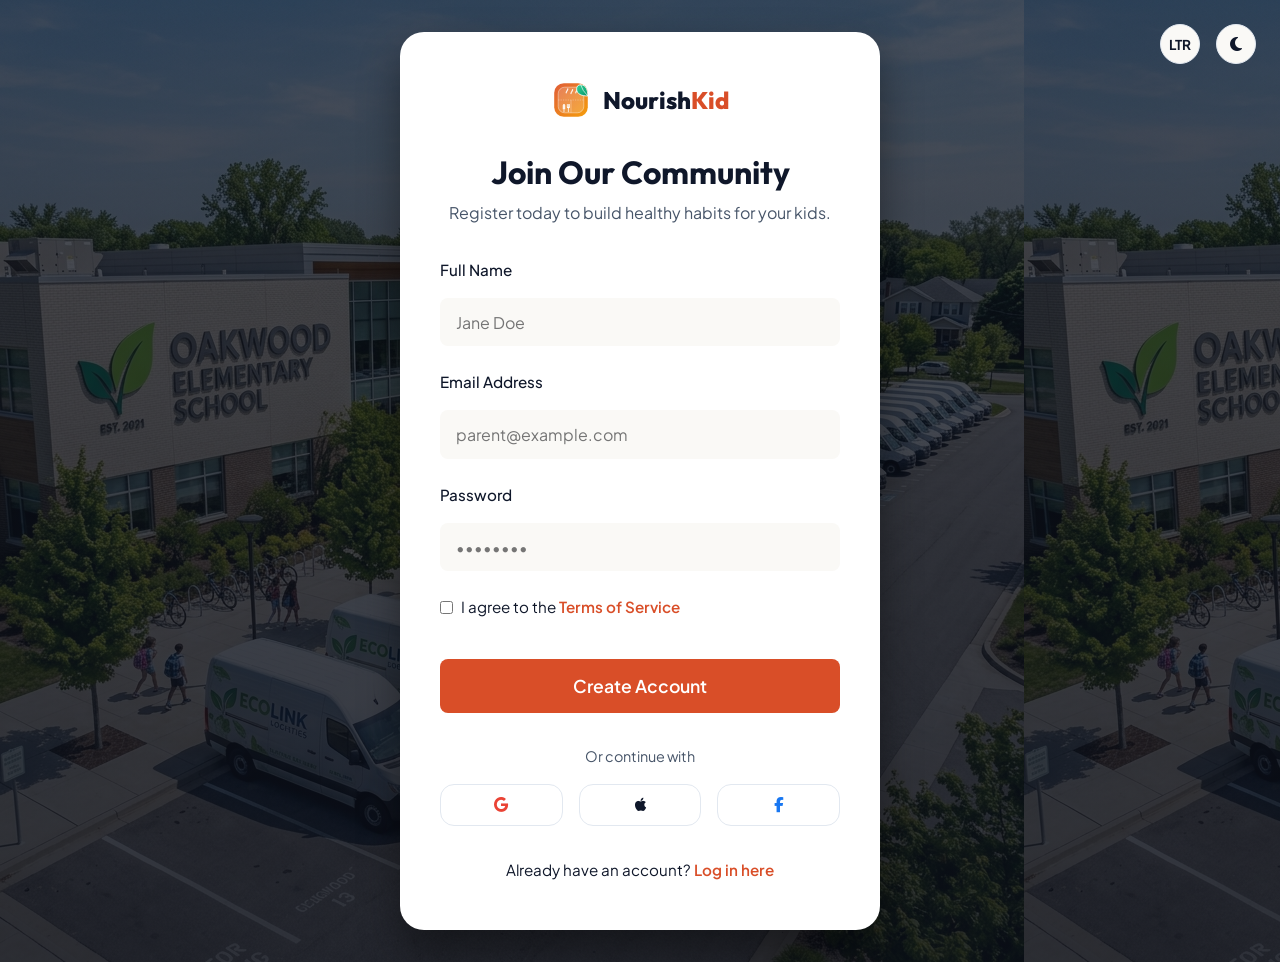
<file: signup.html>
<!DOCTYPE html>
<html lang="en" dir="ltr" data-theme="light">
<head>
  <link rel="icon" type="image/svg+xml" href="favicon.svg">
  <meta charset="UTF-8">
  <meta name="viewport" content="width=device-width, initial-scale=1.0">
  <title>Create Account | NourishKid</title>
  <meta name="description" content="Create a new account at NourishKid to manage your child's tiffin subscription.">

  <!-- Google Fonts: Outfit & Plus Jakarta Sans -->
  <link rel="preconnect" href="https://fonts.googleapis.com">
  <link rel="preconnect" href="https://fonts.gstatic.com" crossorigin>
  <link href="https://fonts.googleapis.com/css2?family=Outfit:wght@400;500;600;700;800&family=Plus+Jakarta+Sans:wght@400;500;600;700&display=swap" rel="stylesheet">

  <!-- FontAwesome Icons -->
  <link rel="stylesheet" href="https://cdnjs.cloudflare.com/ajax/libs/font-awesome/6.5.1/css/all.min.css">
  <link rel="stylesheet" href="./src/style.css">
</head>
<body>
  <!-- Full-screen Auth Layout -->
  <div class="nk-auth-page" style="background: linear-gradient(rgba(11, 15, 25, 0.7), rgba(11, 15, 25, 0.85)), url('./src/assets/hero_home2.png');">
    
    <!-- Action Toggles -->
    <div class="nk-auth-toggles">
      <button aria-label="Toggle Direction Mode" class="topbar-icon-btn" onclick="if(window.app){window.app.toggleDir();}else{var html=document.documentElement; var next=html.getAttribute('dir')==='ltr'?'rtl':'ltr'; html.setAttribute('dir', next); localStorage.setItem('nk_dir', next); var txt = document.querySelectorAll('.rtl-status-text'); if(txt) txt.forEach(t=>t.textContent = next.toUpperCase());}" title="Toggle RTL/LTR" type="button">
        <span class="rtl-status-text" style="font-weight: 700; font-size: 0.85rem;">LTR</span>
      </button>
      <button aria-label="Toggle Light/Dark Theme" class="topbar-icon-btn" onclick="if(window.app){window.app.toggleTheme();}else{var html=document.documentElement; var next=html.getAttribute('data-theme')==='light'?'dark':'light'; html.setAttribute('data-theme', next); localStorage.setItem('nk_theme', next); var icon=document.getElementById('theme-icon'); if(icon){icon.className=next==='dark'?'fa-solid fa-sun':'fa-solid fa-moon';}}" title="Toggle Theme" type="button">
        <i class="fa-solid fa-moon" id="theme-icon"></i>
      </button>
    </div>
    
    <!-- Glassmorphic Panel -->
    <div class="nk-auth-panel">
      
      <a href="index.html" class="nk-auth-logo">
        <svg xmlns="http://www.w3.org/2000/svg" viewBox="0 0 100 100" class="brand-icon">
          <defs>
            <linearGradient id="nk-bg-grad" x1="0%" y1="0%" x2="100%" y2="100%">
              <stop offset="0%" stop-color="#E05D38" />
              <stop offset="100%" stop-color="#F59E0B" />
            </linearGradient>
            <linearGradient id="nk-leaf-grad" x1="0%" y1="0%" x2="100%" y2="100%">
              <stop offset="0%" stop-color="#34D399" />
              <stop offset="100%" stop-color="#059669" />
            </linearGradient>
          </defs>
          <rect x="8" y="8" width="84" height="84" rx="24" fill="url(#nk-bg-grad)" />
          <rect x="18" y="18" width="64" height="64" rx="16" fill="#FFFFFF" fill-opacity="0.18" stroke="#FFFFFF" stroke-width="2.5" stroke-opacity="0.4" />
          <path d="M 18 50 L 82 50" stroke="#FFFFFF" stroke-width="2.5" stroke-opacity="0.3" stroke-dasharray="3 3" />
          <path d="M 50 50 L 50 82" stroke="#FFFFFF" stroke-width="2.5" stroke-opacity="0.3" />
          <path d="M 38 32 C 38 27 42 27 42 22" stroke="#FFFFFF" stroke-width="3" fill="none" stroke-linecap="round" opacity="0.9" />
          <path d="M 50 34 C 50 29 54 29 54 24" stroke="#FFFFFF" stroke-width="3" fill="none" stroke-linecap="round" opacity="0.9" />
          <path d="M 62 32 C 62 27 66 27 66 22" stroke="#FFFFFF" stroke-width="3" fill="none" stroke-linecap="round" opacity="0.9" />
          <g transform="translate(24, 56) scale(0.65)" stroke="#FFFFFF" stroke-width="3" fill="none" stroke-linecap="round" stroke-linejoin="round">
            <path d="M 10 25 L 10 12 C 10 6 16 6 16 12 L 16 25 M 13 25 L 13 36" fill="#FFFFFF" />
            <path d="M 26 8 L 26 18 M 30 8 L 30 18 M 34 8 L 34 18 M 26 18 C 26 24 34 24 34 18 M 30 24 L 30 36" fill="#FFFFFF" />
          </g>
          <g transform="translate(62, 10)">
            <path d="M 12 2 C 26 2 30 16 30 30 C 16 30 2 26 2 12 C 2 6 6 2 12 2 Z" fill="url(#nk-leaf-grad)" stroke="#FFFFFF" stroke-width="2" />
            <path d="M 12 2 Q 16 16 30 30" stroke="#FFFFFF" stroke-width="2" fill="none" stroke-linecap="round" opacity="0.8" />
          </g>
        </svg>
        <span style="font-family: 'Outfit', sans-serif; font-size: 1.5rem; font-weight: 800; color: var(--text-main);">Nourish<span style="color: var(--primary);">Kid</span></span>
      </a>
      
      <div class="nk-auth-header">
        <h2>Join Our Community</h2>
        <p>Register today to build healthy habits for your kids.</p>
      </div>

      <form class="nk-auth-form" action="parent-dashboard.html" method="GET">
        <div class="form-group">
          <label for="name">Full Name</label>
          <input type="text" id="name" class="form-control" placeholder="Jane Doe" required>
        </div>

        <div class="form-group">
          <label for="email">Email Address</label>
          <input type="email" id="email" class="form-control" placeholder="parent@example.com" required>
        </div>
        
        <div class="form-group">
          <label for="password">Password</label>
          <input type="password" id="password" class="form-control" placeholder="••••••••" required>
        </div>

        <div class="nk-auth-options" style="justify-content: flex-start;">
          <label style="display: flex; align-items: center; cursor: pointer; font-weight: 400;">
            <input type="checkbox" style="accent-color: var(--primary); margin-right: 8px;" required> 
            <span>I agree to the <a href="#" style="color: var(--primary); font-weight: 600;">Terms of Service</a></span>
          </label>
        </div>

        <button type="submit" class="nk-auth-btn">Create Account</button>
      </form>

      <div class="social-login" style="text-align: center; margin-top: 2rem;">
        <p style="color: var(--text-light); font-size: 0.9rem; margin-bottom: 1rem;">Or continue with</p>
        <div style="display: flex; justify-content: center; gap: 1rem;">
          <button type="button" class="btn btn-outline" style="flex: 1; padding: 0.75rem;"><i class="fa-brands fa-google" style="color: #ea4335;"></i></button>
          <button type="button" class="btn btn-outline" style="flex: 1; padding: 0.75rem;"><i class="fa-brands fa-apple" style="color: var(--text-main);"></i></button>
          <button type="button" class="btn btn-outline" style="flex: 1; padding: 0.75rem;"><i class="fa-brands fa-facebook-f" style="color: #1877f2;"></i></button>
        </div>
      </div>

      <div class="nk-auth-footer">
        <p>Already have an account? <a href="login.html">Log in here</a></p>
      </div>
    </div>
  </div>

  <script src="./src/main.js"></script>
</body>
</html>
</file>
<file: src/style.css>
/* ==========================================================================
   NourishKid - School Canteen & Tiffin Subscription Service
   Design System & Theme Stylesheet
   ========================================================================== */

/* --------------------------------------------------------------------------
   1. CSS Custom Properties / Design Tokens
   -------------------------------------------------------------------------- */
:root {
  /* Light Theme Color Palette */
  --bg-primary: #FAF9F6;
  --bg-surface: #FFFFFF;
  --bg-card: #FFFFFF;
  --bg-card-hover: #F8FAFC;
  --bg-glass: rgba(255, 255, 255, 0.88);
  --bg-muted: #F1F5F9;
  
  --text-main: #0F172A;
  --text-muted: #334155;
  --text-light: #475569;
  
  --primary: #D94E28;        /* Warm Appetizing Terracotta / Fresh Orange */
  --primary-hover: #C84A27;
  --primary-light: #FFECE6;
  
  --secondary: #047857;      /* Fresh Mint Emerald / Healthy Organic */
  --secondary-hover: #047857;
  --secondary-light: #ECFDF5;
  
  --accent: #F59E0B;         /* Warm Honey Gold */
  --accent-light: #FEF3C7;
  
  --info: #2563EB;
  --info-light: #EFF6FF;
  
  --btn-primary-text: #FFFFFF;
  --btn-secondary-text-hover: #FFFFFF;

  
  --border: #E2E8F0;
  --border-light: #F1F5F9;
  
  /* Shadows & Glassmorphism */
  --shadow-sm: 0 2px 8px rgba(15, 23, 42, 0.04);
  --shadow-md: 0 10px 25px rgba(15, 23, 42, 0.08);
  --shadow-lg: 0 20px 45px rgba(224, 93, 56, 0.14);
  --shadow-card: 0 12px 32px rgba(15, 23, 42, 0.06);
  
  --radius-sm: 8px;
  --radius-md: 14px;
  --radius-lg: 24px;
  --radius-full: 9999px;
  
  --transition: all 0.3s cubic-bezier(0.4, 0, 0.2, 1);
  --font-family-body: 'Plus Jakarta Sans', system-ui, -apple-system, sans-serif;
  --font-family-heading: 'Outfit', system-ui, -apple-system, sans-serif;

  --dir-factor: 1;
}

/* Dark Theme Overrides */
[data-theme="dark"] {
  --bg-primary: #0B0F19;
  --bg-surface: #111827;
  --bg-card: #1E293B;
  --bg-card-hover: #26334D;
  --bg-glass: rgba(17, 24, 39, 0.9);
  --bg-muted: #1E293B;
  
  --text-main: #F8FAFC;
  --text-muted: #94A3B8;
  --text-light: #CBD5E1;
  
  --primary: #F97316;
  --primary-hover: #EA580C;
  --primary-light: rgba(249, 115, 22, 0.16);
  
  --secondary: #10B981;
  --secondary-hover: #059669;
  --secondary-light: rgba(16, 185, 129, 0.16);
  
  --accent: #FBBF24;
  --accent-light: rgba(251, 191, 36, 0.16);
  
  --info: #3B82F6;
  --info-light: rgba(59, 130, 246, 0.16);
  
  --btn-primary-text: #0B0F19;
  --btn-secondary-text-hover: #0B0F19;

  
  --border: #334155;
  --border-light: #1E293B;
  
  --shadow-sm: 0 2px 8px rgba(0, 0, 0, 0.4);
  --shadow-md: 0 10px 25px rgba(0, 0, 0, 0.5);
  --shadow-lg: 0 20px 45px rgba(249, 115, 22, 0.2);
  --shadow-card: 0 12px 32px rgba(0, 0, 0, 0.45);
}

/* RTL Layout Mode Overrides */
[dir="rtl"] {
  --dir-factor: -1;
  text-align: right;
}

/* --------------------------------------------------------------------------
   2. Reset & Core Typography
   -------------------------------------------------------------------------- */
*, *::before, *::after {
  box-sizing: border-box;
  margin: 0;
  padding: 0;
}

html {
  scroll-behavior: smooth;
  font-size: 16px;
}

body {
  font-family: var(--font-family-body);
  background-color: var(--bg-primary);
  color: var(--text-main);
  line-height: 1.6;
  overflow-x: hidden;
  width: 100%;
  transition: background-color 0.3s ease, color 0.3s ease;
}

html {
  overflow-x: hidden;
  width: 100%;
}

h1, h2, h3, h4, h5, h6 {
  font-family: var(--font-family-heading);
  font-weight: 700;
  color: var(--text-main);
  line-height: 1.25;
}

a {
  color: inherit;
  text-decoration: none;
  transition: var(--transition);
}

button, input, select, textarea {
  font-family: inherit;
  font-size: inherit;
}

ul {
  list-style: none;
}

img {
  max-width: 100%;
  height: auto;
  display: block;
}

/* Utility Containers & Grids */
.container {
  width: 100%;
  max-width: 1280px;
  margin-left: auto;
  margin-right: auto;
  padding-left: 1.5rem;
  padding-right: 1.5rem;
}

.text-gradient {
  background: linear-gradient(135deg, var(--primary) 0%, var(--accent) 100%);
  -webkit-background-clip: text;
  -webkit-text-fill-color: transparent;
}

.text-center { text-align: center; }
.text-left { text-align: left; }
[dir="rtl"] .text-left { text-align: right; }

.highlight {
  color: var(--primary);
}

/* Section Header Styles */
.section-header {
  margin-bottom: 3.5rem;
}

.section-tag {
  display: inline-flex;
  align-items: center;
  gap: 0.5rem;
  padding: 0.4rem 1rem;
  background: var(--primary-light);
  color: var(--primary);
  border-radius: var(--radius-full);
  font-size: 0.85rem;
  font-weight: 700;
  letter-spacing: 0.5px;
  text-transform: uppercase;
  margin-bottom: 1rem;
}

.section-title {
  font-size: 2.5rem;
  margin-bottom: 1rem;
  letter-spacing: -0.02em;
}

.section-subtitle {
  font-size: 1.125rem;
  color: var(--text-muted);
  max-width: 680px;
  margin-left: auto;
  margin-right: auto;
}

/* Buttons System */
.btn {
  display: inline-flex;
  align-items: center;
  justify-content: center;
  gap: 0.6rem;
  padding: 0.75rem 1.6rem;
  font-size: 0.95rem;
  font-weight: 600;
  border-radius: var(--radius-md);
  border: 1px solid transparent;
  cursor: pointer;
  transition: var(--transition);
  white-space: nowrap;
}

.btn-primary {
  background: linear-gradient(135deg, var(--primary) 0%, var(--primary-hover) 100%);
  color: var(--btn-primary-text);
  box-shadow: 0 4px 15px rgba(224, 93, 56, 0.3);
}
.btn-primary:hover {
  transform: translateY(-2px);
  box-shadow: 0 8px 22px rgba(224, 93, 56, 0.4);
}

.btn-secondary {
  background: var(--secondary-light);
  color: var(--secondary);
  border: 1px solid rgba(5, 150, 105, 0.2);
}
.btn-secondary:hover {
  background: var(--secondary);
  color: var(--btn-primary-text);
  transform: translateY(-2px);
}

.btn-outline {
  background: transparent;
  border-color: var(--border);
  color: var(--text-main);
}
.btn-outline:hover {
  background: var(--bg-muted);
  border-color: var(--text-muted);
}

.btn-sm {
  padding: 0.45rem 0.9rem;
  font-size: 0.85rem;
  border-radius: var(--radius-sm);
}

.btn-block {
  width: 100%;
}

/* --------------------------------------------------------------------------
   3. Header Navigation & Dropdowns
   -------------------------------------------------------------------------- */
.site-header {
  position: fixed;
  top: 0;
  left: 0;
  right: 0;
  z-index: 1000;
  background: var(--bg-glass);
  backdrop-filter: blur(16px);
  -webkit-backdrop-filter: blur(16px);
  border-bottom: 1px solid var(--border);
  transition: var(--transition);
}

.nav-container {
  display: flex;
  align-items: center;
  justify-content: space-between;
  max-width: 1320px;
  margin: 0 auto;
  padding: 0.85rem 1.5rem;
}

/* Brand Logo */
.brand-logo {
  display: flex;
  align-items: center;
  gap: 0.75rem;
}

.brand-logo-img {
  width: 44px;
  height: 44px;
  border-radius: 12px;
  object-fit: cover;
  box-shadow: 0 4px 14px rgba(224, 93, 56, 0.35);
  transition: transform 0.3s cubic-bezier(0.4, 0, 0.2, 1);
}

.brand-logo:hover .brand-logo-img {
  transform: scale(1.08) rotate(-4deg);
}

.logo-icon {
  width: 44px;
  height: 44px;
  border-radius: 12px;
  background: linear-gradient(135deg, var(--primary) 0%, var(--accent) 100%);
  color: var(--btn-primary-text);
  display: flex;
  align-items: center;
  justify-content: center;
  font-size: 1.3rem;
  box-shadow: 0 4px 12px rgba(224, 93, 56, 0.35);
}

.logo-title {
  font-family: var(--font-family-heading);
  font-size: 1.4rem;
  font-weight: 800;
  letter-spacing: -0.03em;
  display: block;
  line-height: 1;
}

.logo-subtitle {
  font-size: 0.72rem;
  color: var(--text-muted);
  font-weight: 600;
  letter-spacing: 0.3px;
}

/* Navigation Links */
.nav-menu {
  display: flex;
  align-items: center;
}

.nav-list {
  display: flex;
  align-items: center;
  gap: 0.5rem;
}

.nav-item {
  position: relative;
}

.nav-link {
  display: inline-flex;
  align-items: center;
  gap: 0.4rem;
  padding: 0.6rem 1rem;
  font-weight: 600;
  font-size: 0.95rem;
  color: var(--text-muted);
  border-radius: var(--radius-sm);
  cursor: pointer;
  background: transparent;
  border: none;
}

.nav-link:hover, .nav-link.active {
  color: var(--primary);
  background: var(--primary-light);
}

.badge-dot {
  width: 7px;
  height: 7px;
  border-radius: 50%;
  background: var(--secondary);
}

/* Dropdown Menu Styling */
.dropdown-toggle .dropdown-arrow {
  font-size: 0.75rem;
  transition: transform 0.25s ease;
}

.has-dropdown:hover .dropdown-arrow,
.has-dropdown.open .dropdown-arrow {
  transform: rotate(180deg);
}

.dropdown-menu {
  position: absolute;
  top: calc(100% + 8px);
  left: 0;
  min-width: 290px;
  background: var(--bg-card);
  border: 1px solid var(--border);
  border-radius: var(--radius-md);
  box-shadow: var(--shadow-md);
  padding: 0.6rem;
  opacity: 0;
  visibility: hidden;
  transform: translateY(10px);
  transition: all 0.25s cubic-bezier(0.4, 0, 0.2, 1);
  z-index: 1100;
}

[dir="rtl"] .dropdown-menu {
  left: auto;
  right: 0;
}

.has-dropdown:hover .dropdown-menu,
.has-dropdown:focus-within .dropdown-menu {
  opacity: 1;
  visibility: visible;
  transform: translateY(0);
}

.dropdown-item {
  display: flex;
  align-items: flex-start;
  gap: 0.85rem;
  padding: 0.75rem 0.85rem;
  border-radius: var(--radius-sm);
  transition: var(--transition);
}

.dropdown-item:hover, .dropdown-item.active {
  background: var(--bg-muted);
}

.dropdown-icon {
  width: 36px;
  height: 36px;
  border-radius: 10px;
  background: var(--primary-light);
  color: var(--primary);
  display: flex;
  align-items: center;
  justify-content: center;
  font-size: 1rem;
  flex-shrink: 0;
}

.dropdown-icon.user-icon {
  background: var(--secondary-light);
  color: var(--secondary);
}

.dropdown-icon.admin-icon {
  background: var(--accent-light);
  color: var(--accent);
}

.dropdown-info {
  display: flex;
  flex-direction: column;
}

.dropdown-info .item-title {
  font-size: 0.92rem;
  font-weight: 700;
  color: var(--text-main);
}

.dropdown-info .item-desc {
  font-size: 0.78rem;
  color: var(--text-light);
  margin-top: 2px;
}

/* Header Right Actions */
.nav-actions {
  display: flex;
  align-items: center;
  gap: 0.75rem;
}

/* --------------------------------------------------------------------------
   RTL / LTR Toggle Button Spec Requirement:
   Must display ONLY the active mode text: 'LTR' in LTR mode, 'RTL' in RTL mode!
   -------------------------------------------------------------------------- */
.btn-mode-toggle {
  display: inline-flex;
  align-items: center;
  justify-content: center;
  width: 38px;
  height: 38px;
  background: var(--bg-muted);
  border: 1px solid var(--border);
  border-radius: var(--radius-sm);
  color: var(--text-main);
  font-family: var(--font-family-heading);
  font-weight: 800;
  font-size: 0.8rem;
  cursor: pointer;
  transition: var(--transition);
}

.btn-mode-toggle:hover {
  background: var(--accent-light);
  color: var(--accent);
}

/* Theme Toggle Button */
.btn-theme-toggle {
  width: 38px;
  height: 38px;
  border-radius: var(--radius-sm);
  background: var(--bg-muted);
  border: 1px solid var(--border);
  color: var(--text-main);
  display: flex;
  align-items: center;
  justify-content: center;
  font-size: 1.1rem;
  cursor: pointer;
  transition: var(--transition);
}

.btn-theme-toggle:hover {
  background: var(--accent-light);
  color: var(--accent);
}

[data-theme="light"] .icon-moon { display: none; }
[data-theme="light"] .icon-sun { display: inline-block; color: var(--accent); }

[data-theme="dark"] .icon-sun { display: none; }
[data-theme="dark"] .icon-moon { display: inline-block; color: #818CF8; }

.btn-mobile-menu {
  display: none;
  width: 38px;
  height: 38px;
  border-radius: var(--radius-sm);
  background: var(--bg-muted);
  border: 1px solid var(--border);
  color: var(--text-main);
  align-items: center;
  justify-content: center;
  font-size: 1.1rem;
  cursor: pointer;
}

/* --------------------------------------------------------------------------
   4. Views & Page Layout Sections
   -------------------------------------------------------------------------- */
#app-view-container {
  padding-top: 76px;
  min-height: calc(100vh - 350px);
}

.view-section {
  display: none;
  animation: fadeIn 0.4s cubic-bezier(0.4, 0, 0.2, 1) forwards;
}

.view-section.active-view {
  display: block;
}

@keyframes fadeIn {
  from { opacity: 0; transform: translateY(8px); }
  to { opacity: 1; transform: translateY(0); }
}

/* --------------------------------------------------------------------------
   5. Hero Sections (Home 1 & Home 2)
   -------------------------------------------------------------------------- */
.hero-wrapper {
  padding: 4rem 0 5rem;
  position: relative;
  overflow: hidden;
}

.hero-glow-1 {
  position: absolute;
  top: -100px;
  left: -100px;
  width: 450px;
  height: 450px;
  background: radial-gradient(circle, rgba(224, 93, 56, 0.15) 0%, rgba(224, 93, 56, 0) 70%);
  border-radius: 50%;
  pointer-events: none;
}

[dir="rtl"] .hero-glow-1 {
  left: auto;
  right: -100px;
}

.hero-glow-2 {
  position: absolute;
  bottom: 0;
  right: -100px;
  width: 500px;
  height: 500px;
  background: radial-gradient(circle, rgba(5, 150, 105, 0.12) 0%, rgba(5, 150, 105, 0) 70%);
  border-radius: 50%;
  pointer-events: none;
}

.hero-grid {
  display: grid;
  grid-template-columns: 1.1fr 0.9fr;
  gap: 3.5rem;
  align-items: center;
}

.hero-content {
  max-width: 620px;
}

.hero-badge {
  display: inline-flex;
  align-items: center;
  gap: 0.6rem;
  padding: 0.45rem 1.1rem;
  background: var(--bg-surface);
  border: 1px solid var(--border);
  border-radius: var(--radius-full);
  box-shadow: var(--shadow-sm);
  font-size: 0.88rem;
  font-weight: 600;
  color: var(--text-muted);
  margin-bottom: 1.5rem;
}

.hero-badge i {
  color: var(--secondary);
}

.hero-title {
  font-size: 3.5rem;
  font-weight: 800;
  line-height: 1.12;
  margin-bottom: 1.25rem;
  letter-spacing: -0.03em;
}

.hero-description {
  font-size: 1.18rem;
  color: var(--text-muted);
  margin-bottom: 2rem;
  line-height: 1.65;
}

.hero-cta-group {
  display: flex;
  align-items: center;
  gap: 1rem;
  margin-bottom: 2.5rem;
}

.hero-stats-row {
  display: flex;
  align-items: center;
  gap: 2.5rem;
  padding-top: 1.5rem;
  border-top: 1px solid var(--border);
}

.stat-item h3 {
  font-size: 1.8rem;
  color: var(--primary);
  font-weight: 800;
}

.stat-item p {
  font-size: 0.85rem;
  color: var(--text-muted);
  font-weight: 600;
}

/* Hero Right Side Custom Card Preview */
.hero-visual-card {
  position: relative;
  background: var(--bg-card);
  border: 1px solid var(--border);
  border-radius: var(--radius-lg);
  box-shadow: var(--shadow-card);
  padding: 1.75rem;
  overflow: hidden;
}

.card-top-bar {
  display: flex;
  align-items: center;
  justify-content: space-between;
  padding-bottom: 1rem;
  border-bottom: 1px solid var(--border);
  margin-bottom: 1.25rem;
}

.card-top-bar h4 {
  font-size: 1.1rem;
}

.status-pill {
  display: inline-flex;
  align-items: center;
  gap: 0.4rem;
  padding: 0.25rem 0.75rem;
  border-radius: var(--radius-full);
  font-size: 0.78rem;
  font-weight: 700;
  background: var(--secondary-light);
  color: var(--secondary);
}

.pulse-dot {
  width: 8px;
  height: 8px;
  border-radius: 50%;
  background: var(--secondary);
  animation: pulse 1.8s infinite;
}

@keyframes pulse {
  0% { transform: scale(0.95); box-shadow: 0 0 0 0 rgba(5, 150, 105, 0.7); }
  70% { transform: scale(1); box-shadow: 0 0 0 8px rgba(5, 150, 105, 0); }
  100% { transform: scale(0.95); box-shadow: 0 0 0 0 rgba(5, 150, 105, 0); }
}

.hero-meal-preview {
  display: flex;
  flex-direction: column;
  gap: 1rem;
}

.preview-meal-item {
  display: flex;
  align-items: center;
  gap: 1rem;
  padding: 0.85rem;
  background: var(--bg-muted);
  border-radius: var(--radius-md);
  transition: var(--transition);
}

.preview-meal-item:hover {
  transform: translateX(4px);
  background: var(--primary-light);
}

[dir="rtl"] .preview-meal-item:hover {
  transform: translateX(-4px);
}

.meal-thumb {
  width: 56px;
  height: 56px;
  border-radius: 12px;
  object-fit: cover;
}

.meal-details h5 {
  font-size: 0.95rem;
  margin-bottom: 2px;
}

.meal-meta {
  display: flex;
  gap: 0.75rem;
  font-size: 0.78rem;
  color: var(--text-light);
}

.floating-badge {
  position: absolute;
  bottom: -15px;
  right: -15px;
  background: var(--bg-surface);
  border: 1px solid var(--border);
  border-radius: var(--radius-md);
  padding: 0.85rem 1.25rem;
  box-shadow: var(--shadow-md);
  display: flex;
  align-items: center;
  gap: 0.75rem;
}

[dir="rtl"] .floating-badge {
  right: auto;
  left: -15px;
}

.badge-icon {
  width: 40px;
  height: 40px;
  border-radius: 50%;
  background: var(--accent-light);
  color: var(--accent);
  display: flex;
  align-items: center;
  justify-content: center;
  font-size: 1.2rem;
}

/* --------------------------------------------------------------------------
   6. Features Grid & Daily Menu Showcase
   -------------------------------------------------------------------------- */
.features-section {
  padding: 5rem 0;
  background: var(--bg-surface);
  border-top: 1px solid var(--border);
  border-bottom: 1px solid var(--border);
}

.features-grid {
  display: grid;
  grid-template-columns: repeat(auto-fit, minmax(260px, 1fr));
  gap: 2rem;
}

.feature-card {
  padding: 2rem;
  background: var(--bg-primary);
  border: 1px solid var(--border);
  border-radius: var(--radius-lg);
  transition: var(--transition);
}

.feature-card:hover {
  transform: translateY(-5px);
  border-color: var(--primary);
  box-shadow: var(--shadow-card);
}

.feature-icon-wrapper {
  width: 58px;
  height: 58px;
  border-radius: 16px;
  background: var(--primary-light);
  color: var(--primary);
  display: flex;
  align-items: center;
  justify-content: center;
  font-size: 1.5rem;
  margin-bottom: 1.25rem;
}

.feature-card h3 {
  font-size: 1.25rem;
  margin-bottom: 0.75rem;
}

.feature-card p {
  color: var(--text-muted);
  font-size: 0.95rem;
}

/* Menu Showcase Filter Tabs */
.menu-section {
  padding: 5rem 0;
}

.menu-filter-bar {
  display: flex;
  align-items: center;
  justify-content: center;
  gap: 0.75rem;
  margin-bottom: 3rem;
  flex-wrap: wrap;
}

.filter-btn {
  padding: 0.6rem 1.4rem;
  border-radius: var(--radius-full);
  border: 1px solid var(--border);
  background: var(--bg-surface);
  color: var(--text-muted);
  font-weight: 600;
  font-size: 0.9rem;
  cursor: pointer;
  transition: var(--transition);
}

.filter-btn:hover, .filter-btn.active {
  background: var(--primary);
  color: var(--btn-primary-text);
  border-color: var(--primary);
  box-shadow: 0 4px 12px rgba(224, 93, 56, 0.25);
}

.dishes-grid {
  display: grid;
  grid-template-columns: repeat(auto-fill, minmax(300px, 1fr));
  gap: 2rem;
}

.dish-card {
  background: var(--bg-card);
  border: 1px solid var(--border);
  border-radius: var(--radius-lg);
  overflow: hidden;
  transition: var(--transition);
  display: flex;
  flex-direction: column;
}

.dish-card:hover {
  transform: translateY(-6px);
  box-shadow: var(--shadow-card);
  border-color: var(--primary);
}

.dish-image-wrapper {
  position: relative;
  height: 200px;
  overflow: hidden;
}

.dish-img {
  width: 100%;
  height: 100%;
  object-fit: cover;
  transition: transform 0.5s ease;
}

.dish-card:hover .dish-img {
  transform: scale(1.06);
}

.dish-category-badge {
  position: absolute;
  top: 1rem;
  left: 1rem;
  background: var(--bg-glass);
  backdrop-filter: blur(8px);
  padding: 0.25rem 0.75rem;
  border-radius: var(--radius-full);
  font-size: 0.75rem;
  font-weight: 700;
  color: var(--text-main);
  box-shadow: var(--shadow-sm);
}

[dir="rtl"] .dish-category-badge {
  left: auto;
  right: 1rem;
}

.dish-body {
  padding: 1.5rem;
  display: flex;
  flex-direction: column;
  flex-grow: 1;
}

.dish-title {
  font-size: 1.15rem;
  margin-bottom: 0.4rem;
}

.dish-desc {
  font-size: 0.88rem;
  color: var(--text-muted);
  margin-bottom: 1.25rem;
  flex-grow: 1;
}

.dish-tags {
  display: flex;
  gap: 0.5rem;
  flex-wrap: wrap;
  margin-bottom: 1.25rem;
}

.tag-pill {
  padding: 0.2rem 0.6rem;
  border-radius: var(--radius-sm);
  font-size: 0.72rem;
  font-weight: 700;
  background: var(--bg-muted);
  color: var(--text-muted);
}

.tag-pill.nut-free { background: #E0F2FE; color: #0369A1; }
.tag-pill.gluten-free { background: #FEF3C7; color: #B45309; }
.tag-pill.high-protein { background: #DCFCE7; color: #15803D; }

.dish-footer {
  display: flex;
  align-items: center;
  justify-content: space-between;
  padding-top: 1rem;
  border-top: 1px solid var(--border);
}

.dish-price {
  font-family: var(--font-family-heading);
  font-size: 1.3rem;
  font-weight: 800;
  color: var(--primary);
}

/* --------------------------------------------------------------------------
   7. Interactive Mon-Fri Weekly Meal Builder
   -------------------------------------------------------------------------- */
.weekly-builder-section {
  padding: 5rem 0;
  background: var(--bg-surface);
  border-top: 1px solid var(--border);
  border-bottom: 1px solid var(--border);
}

.builder-card {
  background: var(--bg-card);
  border: 1px solid var(--border);
  border-radius: var(--radius-lg);
  box-shadow: var(--shadow-card);
  padding: 2.5rem;
}

.days-row {
  display: grid;
  grid-template-columns: repeat(5, 1fr);
  gap: 1rem;
  margin-bottom: 2rem;
}

@media (max-width: 992px) {
  .days-row {
    grid-template-columns: 1fr;
  }
}

.day-column {
  background: var(--bg-primary);
  border: 1px solid var(--border);
  border-radius: var(--radius-md);
  padding: 1.25rem;
  text-align: center;
}

.day-column h4 {
  font-size: 1rem;
  color: var(--primary);
  margin-bottom: 1rem;
  padding-bottom: 0.5rem;
  border-bottom: 1px solid var(--border);
}

.day-meal-select {
  width: 100%;
  padding: 0.6rem;
  padding-right: 2rem;
  border-radius: var(--radius-sm);
  border: 1px solid var(--border);
  background: var(--bg-surface);
  color: var(--text-main);
  font-size: 0.85rem;
  margin-bottom: 0.85rem;
  text-overflow: ellipsis;
  white-space: nowrap;
  overflow: hidden;
}

.day-cal-info {
  font-size: 0.78rem;
  color: var(--text-muted);
  font-weight: 600;
}

.builder-summary-bar {
  display: flex;
  align-items: center;
  justify-content: space-between;
  padding: 1.5rem;
  background: var(--primary-light);
  border-radius: var(--radius-md);
  border: 1px solid rgba(224, 93, 56, 0.2);
}

.builder-total-price {
  font-family: var(--font-family-heading);
  font-size: 1.6rem;
  font-weight: 800;
  color: var(--primary);
}

/* --------------------------------------------------------------------------
   8. Subscription Pricing Tiers
   -------------------------------------------------------------------------- */
.pricing-section {
  padding: 5rem 0;
}

.billing-toggle-wrapper {
  display: flex;
  align-items: center;
  justify-content: center;
  gap: 1rem;
  margin-bottom: 3.5rem;
}

.pricing-grid {
  display: grid;
  grid-template-columns: repeat(auto-fit, minmax(320px, 1fr));
  gap: 2rem;
}

.pricing-card {
  background: var(--bg-card);
  border: 1px solid var(--border);
  border-radius: var(--radius-lg);
  padding: 2.5rem 2rem;
  position: relative;
  transition: var(--transition);
  display: flex;
  flex-direction: column;
}

.pricing-card.popular {
  border-color: var(--primary);
  box-shadow: var(--shadow-lg);
  transform: scale(1.03);
}

.popular-badge {
  position: absolute;
  top: -14px;
  left: 50%;
  transform: translateX(-50%);
  background: linear-gradient(135deg, var(--primary) 0%, var(--accent) 100%);
  color: var(--btn-primary-text);
  padding: 0.3rem 1.2rem;
  border-radius: var(--radius-full);
  font-size: 0.78rem;
  font-weight: 800;
  letter-spacing: 0.5px;
  text-transform: uppercase;
}

.tier-title {
  font-size: 1.5rem;
  margin-bottom: 0.5rem;
}

.tier-desc {
  font-size: 0.9rem;
  color: var(--text-muted);
  margin-bottom: 1.75rem;
}

.tier-price {
  font-family: var(--font-family-heading);
  font-size: 3rem;
  font-weight: 800;
  color: var(--text-main);
  margin-bottom: 1.75rem;
}

.tier-price span {
  font-size: 1rem;
  color: var(--text-muted);
  font-weight: 600;
}

.feature-list {
  display: flex;
  flex-direction: column;
  gap: 1rem;
  margin-bottom: 2.5rem;
  flex-grow: 1;
}

.feature-item {
  display: flex;
  align-items: center;
  gap: 0.75rem;
  font-size: 0.92rem;
  color: var(--text-muted);
}

.feature-item i {
  color: var(--secondary);
  font-size: 1rem;
}

/* --------------------------------------------------------------------------
   9. User / Parent Dashboard Styles
   -------------------------------------------------------------------------- */
.dashboard-layout {
  display: grid;
  grid-template-columns: 280px 1fr;
  gap: 2rem;
  padding: 2.5rem 0 5rem;
}

@media (max-width: 992px) {
  .dashboard-layout {
    grid-template-columns: 1fr;
  }
}

.dashboard-sidebar {
  background: var(--bg-card);
  border: 1px solid var(--border);
  border-radius: var(--radius-lg);
  padding: 1.5rem;
  height: fit-content;
}

.student-selector-card {
  padding: 1rem;
  background: var(--bg-muted);
  border-radius: var(--radius-md);
  margin-bottom: 1.5rem;
  display: flex;
  align-items: center;
  gap: 0.85rem;
}

.student-avatar {
  width: 44px;
  height: 44px;
  border-radius: 50%;
  background: var(--primary-light);
  color: var(--primary);
  display: flex;
  align-items: center;
  justify-content: center;
  font-weight: 800;
  font-size: 1.1rem;
}

.dash-nav-list {
  display: flex;
  flex-direction: column;
  gap: 0.35rem;
}

.dash-nav-btn {
  display: flex;
  align-items: center;
  gap: 0.85rem;
  padding: 0.8rem 1rem;
  border-radius: var(--radius-md);
  color: var(--text-muted);
  font-weight: 600;
  font-size: 0.92rem;
  cursor: pointer;
  border: none;
  background: transparent;
  width: 100%;
  text-align: left;
  transition: var(--transition);
}

[dir="rtl"] .dash-nav-btn {
  text-align: right;
}

.dash-nav-btn:hover, .dash-nav-btn.active {
  background: var(--primary-light);
  color: var(--primary);
}

.dashboard-main {
  display: flex;
  flex-direction: column;
  gap: 2rem;
}

.dash-tab-panel {
  display: none;
}

.dash-tab-panel.active-panel {
  display: flex;
  flex-direction: column;
  gap: 2rem;
  animation: fadeIn 0.3s ease;
}

.dashboard-header-card {
  background: var(--bg-card);
  border: 1px solid var(--border);
  border-radius: var(--radius-lg);
  padding: 1.75rem 2rem;
  display: flex;
  align-items: center;
  justify-content: space-between;
  box-shadow: var(--shadow-sm);
}

.delivery-timeline {
  display: grid;
  grid-template-columns: repeat(4, 1fr);
  gap: 1rem;
  background: var(--bg-card);
  border: 1px solid var(--border);
  border-radius: var(--radius-lg);
  padding: 2rem;
  position: relative;
}

.step-item {
  display: flex;
  flex-direction: column;
  align-items: center;
  text-align: center;
  position: relative;
  z-index: 2;
}

.step-icon {
  width: 48px;
  height: 48px;
  border-radius: 50%;
  background: var(--bg-muted);
  color: var(--text-muted);
  display: flex;
  align-items: center;
  justify-content: center;
  font-size: 1.2rem;
  margin-bottom: 0.75rem;
  border: 2px solid var(--border);
  transition: var(--transition);
}

.step-item.completed .step-icon {
  background: var(--secondary);
  color: var(--btn-primary-text);
  border-color: var(--secondary);
}

.step-item.current .step-icon {
  background: var(--primary);
  color: var(--btn-primary-text);
  border-color: var(--primary);
  box-shadow: 0 0 0 6px var(--primary-light);
}

/* --------------------------------------------------------------------------
   10. Admin Dashboard Styles
   -------------------------------------------------------------------------- */
.admin-metrics-grid {
  display: grid;
  grid-template-columns: repeat(auto-fit, minmax(220px, 1fr));
  gap: 1.5rem;
}

.metric-card {
  background: var(--bg-card);
  border: 1px solid var(--border);
  border-radius: var(--radius-lg);
  padding: 1.5rem;
  display: flex;
  align-items: center;
  gap: 1.25rem;
}

.metric-icon {
  width: 52px;
  height: 52px;
  border-radius: 14px;
  display: flex;
  align-items: center;
  justify-content: center;
  font-size: 1.4rem;
}

.metric-icon.blue { background: var(--info-light); color: var(--info); }
.metric-icon.green { background: var(--secondary-light); color: var(--secondary); }
.metric-icon.orange { background: var(--primary-light); color: var(--primary); }
.metric-icon.amber { background: var(--accent-light); color: var(--accent); }

.table-responsive {
  width: 100%;
  overflow-x: auto;
}

.data-table {
  width: 100%;
  border-collapse: collapse;
  text-align: left;
}

[dir="rtl"] .data-table {
  text-align: right;
}

.data-table th, .data-table td {
  padding: 1rem 1.25rem;
  border-bottom: 1px solid var(--border);
  font-size: 0.9rem;
}

.data-table th {
  background: var(--bg-muted);
  color: var(--text-muted);
  font-weight: 700;
}

.data-table tr:hover td {
  background: var(--bg-card-hover);
}

/* --------------------------------------------------------------------------
   11. Modals & Toast System
   -------------------------------------------------------------------------- */
.modal-backdrop {
  position: fixed;
  inset: 0;
  background: rgba(15, 23, 42, 0.65);
  backdrop-filter: blur(6px);
  z-index: 2000;
  display: flex;
  align-items: center;
  justify-content: center;
  padding: 1.5rem;
  opacity: 0;
  visibility: hidden;
  transition: all 0.3s ease;
}

.modal-backdrop.active {
  opacity: 1;
  visibility: visible;
}

.modal-card {
  background: var(--bg-card);
  border: 1px solid var(--border);
  border-radius: var(--radius-lg);
  width: 100%;
  max-width: 620px;
  padding: 2.25rem;
  position: relative;
  box-shadow: var(--shadow-card);
  transform: scale(0.95);
  transition: transform 0.3s cubic-bezier(0.4, 0, 0.2, 1);
  max-height: 90vh;
  overflow-y: auto;
}

.modal-backdrop.active .modal-card {
  transform: scale(1);
}

.modal-close {
  position: absolute;
  top: 1.25rem;
  right: 1.25rem;
  background: var(--bg-muted);
  border: none;
  width: 34px;
  height: 34px;
  border-radius: 50%;
  font-size: 1.25rem;
  color: var(--text-muted);
  cursor: pointer;
}

[dir="rtl"] .modal-close {
  right: auto;
  left: 1.25rem;
}

.form-grid {
  display: grid;
  grid-template-columns: 1fr 1fr;
  gap: 1.25rem;
  margin-bottom: 1.25rem;
}

@media (max-width: 640px) {
  .form-grid { grid-template-columns: 1fr; }
}

.form-group {
  display: flex;
  flex-direction: column;
  gap: 0.5rem;
  margin-bottom: 1.25rem;
}

.form-group label {
  font-size: 0.88rem;
  font-weight: 700;
  color: var(--text-main);
}

.form-input, .form-select, .form-textarea {
  width: 100%;
  padding: 0.75rem 1rem;
  border-radius: var(--radius-md);
  border: 1px solid var(--border);
  background: var(--bg-surface);
  color: var(--text-main);
  transition: var(--transition);
}

.form-input:focus, .form-select:focus, .form-textarea:focus {
  outline: none;
  border-color: var(--primary);
  box-shadow: 0 0 0 3px var(--primary-light);
}

.checkbox-group {
  display: flex;
  gap: 1rem;
  flex-wrap: wrap;
}

.checkbox-label {
  display: flex;
  align-items: center;
  gap: 0.4rem;
  font-size: 0.85rem;
  cursor: pointer;
}

.modal-summary {
  background: var(--bg-muted);
  padding: 1rem 1.25rem;
  border-radius: var(--radius-md);
  margin-bottom: 1.5rem;
  display: flex;
  flex-direction: column;
  gap: 0.5rem;
  font-size: 0.9rem;
}

.toast-container {
  position: fixed;
  bottom: 2rem;
  right: 2rem;
  z-index: 3000;
  display: flex;
  flex-direction: column;
  gap: 0.75rem;
}

[dir="rtl"] .toast-container {
  right: auto;
  left: 2rem;
}

.toast {
  background: var(--bg-card);
  color: var(--text-main);
  border: 1px solid var(--border);
  border-left: 4px solid var(--primary);
  padding: 1rem 1.5rem;
  border-radius: var(--radius-md);
  box-shadow: var(--shadow-md);
  display: flex;
  align-items: center;
  gap: 0.85rem;
  font-size: 0.92rem;
  font-weight: 600;
  animation: slideIn 0.3s ease;
}

[dir="rtl"] .toast {
  border-left: 1px solid var(--border);
  border-right: 4px solid var(--primary);
}

@keyframes slideIn {
  from { opacity: 0; transform: translateX(30px); }
  to { opacity: 1; transform: translateX(0); }
}

/* --------------------------------------------------------------------------
   12. Footer Styles
   -------------------------------------------------------------------------- */
.site-footer {
  background: var(--bg-surface);
  border-top: 1px solid var(--border);
  padding: 5rem 0 2rem;
  margin-top: 4rem;
}

.footer-container {
  max-width: 1280px;
  margin: 0 auto;
  padding: 0 1.5rem;
}

.footer-grid {
  display: grid;
  grid-template-columns: 2fr 1fr 1fr 1.5fr;
  gap: 3rem;
  margin-bottom: 4rem;
}

@media (max-width: 992px) {
  .footer-grid {
    grid-template-columns: 1fr 1fr;
  }
}

@media (max-width: 640px) {
  .footer-grid {
    grid-template-columns: 1fr;
  }
}

.footer-heading {
  font-size: 1.1rem;
  margin-bottom: 1.5rem;
}

.footer-links, .contact-info {
  display: flex;
  flex-direction: column;
  gap: 0.85rem;
  font-size: 0.9rem;
  color: var(--text-muted);
}

.footer-links a:hover {
  color: var(--primary);
  transform: translateX(4px);
}

[dir="rtl"] .footer-links a:hover {
  transform: translateX(-4px);
}

.social-links {
  display: flex;
  gap: 0.75rem;
  margin-top: 1.5rem;
}

.social-icon {
  width: 38px;
  height: 38px;
  border-radius: 50%;
  background: var(--bg-muted);
  color: var(--text-main);
  display: flex;
  align-items: center;
  justify-content: center;
}

.social-icon:hover {
  background: var(--primary);
  color: var(--btn-primary-text);
}

.footer-bottom {
  padding-top: 2rem;
  border-top: 1px solid var(--border);
  display: flex;
  align-items: center;
  justify-content: space-between;
  font-size: 0.85rem;
  color: var(--text-light);
  flex-wrap: wrap;
  gap: 1rem;
}

.bottom-links {
  display: flex;
  gap: 1rem;
}
/* Notification Dropdown */
.notification-wrapper {
  position: relative;
}
.notification-dropdown {
  position: absolute;
  top: 100%;
  right: 0;
  width: 340px;
  background: var(--bg-card);
  border: 1px solid var(--border);
  border-radius: var(--radius-lg);
  box-shadow: var(--shadow-lg);
  margin-top: 1rem;
  opacity: 0;
  visibility: hidden;
  transform: translateY(-10px);
  transition: all 0.3s ease;
  z-index: 1000;
}
.notification-dropdown.show {
  opacity: 1;
  visibility: visible;
  transform: translateY(0);
}
.dropdown-header {
  padding: 1rem;
  border-bottom: 1px solid var(--border);
  display: flex;
  justify-content: space-between;
  align-items: center;
}
.dropdown-header h4 {
  margin: 0;
  font-size: 1rem;
  color: var(--text-main);
  font-weight: 700;
}
.notification-list {
  max-height: 320px;
  overflow-y: auto;
}
.notification-item {
  padding: 1rem;
  border-bottom: 1px solid var(--border);
  display: flex;
  gap: 1rem;
  transition: background 0.2s;
  cursor: pointer;
  text-align: left;
}
.notification-item:hover {
  background: var(--bg-muted);
}
.notification-item.unread {
  background: var(--primary-light);
}
.notification-icon {
  width: 40px;
  height: 40px;
  border-radius: 50%;
  display: flex;
  align-items: center;
  justify-content: center;
  flex-shrink: 0;
  font-size: 1.2rem;
}
.notification-content p {
  margin: 0 0 0.25rem 0;
  font-size: 0.9rem;
  color: var(--text-main);
  line-height: 1.4;
  font-weight: 500;
}
.notification-content span {
  font-size: 0.75rem;
  color: var(--text-muted);
}
.dropdown-footer {
  padding: 1rem;
  text-align: center;
  border-top: 1px solid var(--border);
}
.dropdown-footer a {
  font-size: 0.9rem;
  color: var(--primary);
  text-decoration: none;
  font-weight: 600;
}
.dropdown-footer a:hover {
  text-decoration: underline;
}

/* Dashboard Topbar Styles (Copied for index.html) */
.topbar {
  height: 70px;
  background-color: var(--bg-card);
  border-bottom: 1px solid var(--border);
  display: flex;
  align-items: center;
  justify-content: space-between;
  padding: 0 2rem;
  position: sticky;
  top: 0;
  z-index: 999;
}

.topbar-left {
  display: flex;
  align-items: center;
  gap: 1.5rem;
}

.toggle-sidebar-btn {
  background: none;
  border: none;
  font-size: 1.2rem;
  color: var(--text-muted);
  cursor: pointer;
  padding: 0.5rem;
  border-radius: var(--radius-sm);
  transition: background 0.2s;
}

.toggle-sidebar-btn:hover {
  background: var(--bg-primary);
  color: var(--text-main);
}

.breadcrumbs {
  display: flex;
  align-items: center;
  gap: 0.5rem;
  font-size: 0.9rem;
  color: var(--text-muted);
  font-weight: 500;
}

.breadcrumbs span {
  color: var(--text-main);
  font-weight: 600;
}

.topbar-right {
  display: flex;
  align-items: center;
  gap: 1.25rem;
}

.search-bar {
  position: relative;
}

.search-bar i {
  position: absolute;
  left: 1rem;
  top: 50%;
  transform: translateY(-50%);
  color: var(--text-muted);
}

[dir="rtl"] .search-bar i {
  left: auto;
  right: 1rem;
}

.search-bar input {
  padding: 0.6rem 1rem 0.6rem 2.5rem;
  border-radius: var(--radius-full);
  border: 1px solid var(--border);
  background: var(--bg-primary);
  color: var(--text-main);
  font-family: inherit;
  font-size: 0.9rem;
  width: 250px;
  transition: border-color 0.2s, box-shadow 0.2s;
}

[dir="rtl"] .search-bar input {
  padding: 0.6rem 2.5rem 0.6rem 1rem;
}

.search-bar input:focus {
  outline: none;
  border-color: var(--primary);
  box-shadow: 0 0 0 3px var(--primary-light);
}

.topbar-icon-btn {
  background: var(--bg-primary);
  border: 1px solid var(--border);
  width: 40px;
  height: 40px;
  border-radius: 50%;
  display: flex;
  align-items: center;
  justify-content: center;
  color: var(--text-main);
  cursor: pointer;
  position: relative;
  transition: all 0.2s;
}

.topbar-icon-btn:hover {
  background: var(--primary-light);
  color: var(--primary);
  border-color: var(--primary-light);
}

.notification-badge {
  position: absolute;
  top: -2px;
  right: -2px;
  background: var(--accent);
  color: white;
  font-size: 0.65rem;
  font-weight: 700;
  width: 18px;
  height: 18px;
  display: flex;
  align-items: center;
  justify-content: center;
  border-radius: 50%;
  border: 2px solid var(--bg-card);
}

.user-profile-btn {
  display: flex;
  align-items: center;
  gap: 0.75rem;
  cursor: pointer;
  padding: 0.5rem;
  border-radius: var(--radius-full);
  transition: background 0.2s;
}

.user-profile-btn:hover {
  background: var(--bg-primary);
}

.user-avatar {
  width: 36px;
  height: 36px;
  border-radius: 50%;
  object-fit: cover;
}

.user-info {
  display: flex;
  flex-direction: column;
}

.user-name {
  font-size: 0.9rem;
  font-weight: 700;
  color: var(--text-main);
}

.user-role {
  font-size: 0.75rem;
  color: var(--text-muted);
}


/* ==========================================================================
   NEW LAYOUT UTILITIES
   ========================================================================== */

/* Split Layout */
.split-layout {
  display: flex;
  flex-direction: column;
  gap: 2rem;
  align-items: stretch;
}
@media (min-width: 992px) {
  .split-layout {
    flex-direction: row;
    gap: 4rem;
  }
  .split-layout > * {
    flex: 1;
  }
}
.split-image-container {
  background: var(--bg-card);
  border-radius: var(--radius-lg);
  padding: 3rem;
  display: flex;
  justify-content: center;
  align-items: center;
  border: 1px solid var(--border-color);
}
.split-image-container i {
  font-size: 5rem;
  color: var(--primary);
}

/* Alternating Rows */
.alternating-row {
  display: flex;
  flex-direction: column;
  gap: 2rem;
  align-items: center;
  margin-bottom: 4rem;
}
@media (min-width: 768px) {
  .alternating-row {
    flex-direction: row;
    gap: 4rem;
  }
  .alternating-row:nth-child(even) {
    flex-direction: row-reverse;
  }
  .alternating-row > * {
    flex: 1;
  }
}
.alternating-row:last-child {
  margin-bottom: 0;
}

/* Timeline Layout */
.timeline-container {
  position: relative;
  max-width: 800px;
  margin: 0 auto;
  padding-left: 2rem;
}
.timeline-container::before {
  content: '';
  position: absolute;
  left: 0;
  top: 0;
  bottom: 0;
  width: 4px;
  background: var(--border-color);
  border-radius: 4px;
}
.timeline-item {
  position: relative;
  margin-bottom: 3rem;
  background: var(--bg-card);
  padding: 2rem;
  border-radius: var(--radius-lg);
  border: 1px solid var(--border-color);
}
.timeline-item::before {
  content: '';
  position: absolute;
  left: -2.7rem;
  top: 2rem;
  width: 20px;
  height: 20px;
  background: var(--primary);
  border-radius: 50%;
  border: 4px solid var(--bg-body);
}

/* Accordion Layout */
.accordion-item {
  background: var(--bg-card);
  border: 1px solid var(--border-color);
  border-radius: var(--radius-md);
  margin-bottom: 1rem;
  overflow: hidden;
}
.accordion-summary {
  padding: 1.5rem;
  font-weight: 600;
  font-size: 1.1rem;
  cursor: pointer;
  list-style: none;
  display: flex;
  justify-content: space-between;
  align-items: center;
}
.accordion-summary::-webkit-details-marker {
  display: none;
}
.accordion-summary::after {
  content: '+';
  font-size: 1.5rem;
  color: var(--primary);
}
details[open] .accordion-summary::after {
  content: '-';
}
.accordion-content {
  padding: 0 1.5rem 1.5rem 1.5rem;
  color: var(--text-secondary);
}

/* Stats Bar */
.stats-bar {
  display: flex;
  flex-direction: column;
  gap: 2rem;
  background: var(--primary);
  color: white;
  padding: 3rem;
  border-radius: var(--radius-lg);
}
@media (min-width: 768px) {
  .stats-bar {
    flex-direction: row;
    justify-content: space-around;
  }
}
.stat-box {
  text-align: center;
}
.stat-box h3 {
  font-size: 3rem;
  margin-bottom: 0.5rem;
  color: white;
}
.stat-box p {
  font-size: 1.1rem;
  opacity: 0.9;
}

/* Icon List */
.icon-list-container {
  display: flex;
  flex-direction: column;
  gap: 1.5rem;
  max-width: 600px;
  margin: 0 auto;
}
.icon-list-item {
  display: flex;
  align-items: flex-start;
  gap: 1.5rem;
  background: var(--bg-card);
  padding: 1.5rem;
  border-radius: var(--radius-md);
  border: 1px solid var(--border-color);
}
.icon-list-icon {
  background: var(--primary-light);
  color: var(--primary);
  width: 50px;
  height: 50px;
  border-radius: 50%;
  display: flex;
  align-items: center;
  justify-content: center;
  font-size: 1.5rem;
  flex-shrink: 0;
}

/* ==========================================================================
   MOBILE RESPONSIVE NAVIGATION (Including 360px support)
   ========================================================================== */
@media (max-width: 1024px) {
  .btn-mobile-menu {
    display: flex; /* Show hamburger */
  }

  /* Hide the subscribe button in header on small screens to save space, or just make it smaller */
  .nav-cta-btn {
    display: none;
  }

  /* Style the nav-menu for mobile dropdown */
  .nav-menu {
    position: absolute;
    top: 76px; /* Below the header */
    left: 0;
    right: 0;
    background: var(--bg-glass);
    backdrop-filter: blur(20px);
    -webkit-backdrop-filter: blur(20px);
    border-bottom: 1px solid var(--border);
    padding: 1.5rem;
    display: flex;
    flex-direction: column;
    align-items: stretch;
    opacity: 0;
    visibility: hidden;
    transform: translateY(-15px);
    transition: all 0.3s ease;
    box-shadow: var(--shadow-md);
  }

  .nav-menu.open {
    opacity: 1;
    visibility: visible;
    transform: translateY(0);
  }

  .nav-list {
    flex-direction: column;
    align-items: stretch;
    width: 100%;
    gap: 0.5rem;
  }

  .nav-item {
    width: 100%;
  }

  .nav-link {
    width: 100%;
    justify-content: space-between;
    padding: 1rem;
    border-radius: var(--radius-md);
    background: var(--bg-surface);
  }

  /* Specific adjustments for very small screens like 360px */
  .nav-container {
    padding: 0.85rem 1rem;
    gap: 0.5rem;
  }

  .logo-title {
    font-size: 1.25rem;
  }

  .logo-subtitle {
    font-size: 0.7rem;
  }
}

@media (max-width: 360px) {
  .nav-container {
    padding: 0.5rem;
  }
  
  .brand-logo-img {
    width: 36px;
    height: 36px;
  }
  
  .logo-title {
    font-size: 1.1rem;
  }
  
  .btn-mobile-menu {
    width: 34px;
    height: 34px;
    font-size: 1rem;
  }
}

/* ==========================================================================
   HERO SECTION RESPONSIVENESS
   ========================================================================== */
@media (max-width: 992px) {
  .hero-grid {
    grid-template-columns: 1fr;
    text-align: center;
    gap: 2rem;
  }

  .hero-content {
    margin: 0 auto;
  }

  .hero-title {
    font-size: 2.8rem;
  }

  .hero-cta-group {
    justify-content: center;
    flex-wrap: wrap;
  }

  .hero-stats-row {
    justify-content: center;
    flex-wrap: wrap;
    gap: 1.5rem;
  }
  
  .hero-badge {
    margin: 0 auto 1.5rem auto;
  }
}

@media (max-width: 768px) {
  .hero-title {
    font-size: 2.2rem;
  }

  .hero-description {
    font-size: 1rem;
  }

  .hero-cta-group {
    flex-direction: column;
    align-items: stretch;
  }

  .hero-cta-group .btn {
    width: 100%;
    text-align: center;
  }

  .hero-stats-row {
    gap: 1rem;
  }

  .stat-item h3 {
    font-size: 1.4rem;
  }

  .builder-summary-bar {
    flex-direction: column;
    text-align: center;
    gap: 1.5rem;
  }

  .builder-summary-bar .btn {
    width: 100%;
    white-space: normal;
    height: auto;
  }
}

/* ==========================================================================
   DASHBOARD RESPONSIVENESS
   ========================================================================== */
@media (max-width: 992px) {
  .topbar {
    padding: 0 1rem;
  }
  .search-bar {
    display: none;
  }
  .user-info {
    display: none;
  }
  .topbar-right {
    gap: 0.5rem;
  }
}

@media (max-width: 768px) {
  .breadcrumbs {
    display: none;
  }
}

/* ==========================================================================
   Full-Screen Authentication Pages (Login / Signup)
   ========================================================================== */
.nk-auth-page {
  min-height: 100vh;
  display: flex;
  align-items: center;
  justify-content: center;
  background-size: cover;
  background-position: center;
  background-attachment: fixed;
  padding: 2rem;
  position: relative;
}

/* Toggles positioned at top right */
.nk-auth-toggles {
  position: absolute;
  top: 1.5rem;
  right: 1.5rem;
  display: flex;
  gap: 1rem;
  z-index: 10;
}

[dir="rtl"] .nk-auth-toggles {
  right: auto;
  left: 1.5rem;
}

.nk-auth-panel {
  width: 100%;
  max-width: 480px;
  background: var(--bg-card);
  border-radius: var(--radius-lg);
  padding: 3rem 2.5rem;
  box-shadow: 0 20px 40px rgba(0,0,0,0.4);
  position: relative;
  z-index: 2;
  border: 1px solid var(--border-color);
  backdrop-filter: blur(15px);
  -webkit-backdrop-filter: blur(15px);
}

.nk-auth-header {
  text-align: center;
  margin-bottom: 2rem;
}

.nk-auth-header h2 {
  font-size: 2rem;
  margin-bottom: 0.5rem;
}

.nk-auth-header p {
  color: var(--text-light);
  font-size: 1rem;
}

.nk-auth-form .form-group {
  margin-bottom: 1.5rem;
}

.nk-auth-form label {
  display: block;
  font-weight: 500;
  margin-bottom: 0.5rem;
  font-size: 0.95rem;
}

.nk-auth-form .form-control {
  width: 100%;
  padding: 0.85rem 1rem;
  border: 1px solid var(--border-color);
  border-radius: var(--radius-sm);
  background: var(--bg-primary);
  color: var(--text-main);
  font-family: inherit;
  font-size: 1rem;
  transition: var(--transition);
}

.nk-auth-form .form-control:focus {
  outline: none;
  border-color: var(--primary);
  box-shadow: 0 0 0 3px var(--primary-light);
}

.nk-auth-options {
  display: flex;
  align-items: center;
  justify-content: space-between;
  margin-bottom: 2rem;
  font-size: 0.9rem;
}

.nk-auth-btn {
  width: 100%;
  padding: 1rem;
  background: var(--primary);
  color: white;
  border: none;
  border-radius: var(--radius-sm);
  font-size: 1.1rem;
  font-weight: 600;
  cursor: pointer;
  transition: var(--transition);
}

.nk-auth-btn:hover {
  background: var(--primary-dark);
  transform: translateY(-2px);
  box-shadow: 0 4px 12px rgba(224, 93, 56, 0.3);
}

.nk-auth-footer {
  text-align: center;
  margin-top: 2rem;
  font-size: 0.95rem;
}

.nk-auth-footer a {
  color: var(--primary);
  font-weight: 600;
}

.nk-auth-footer a:hover {
  text-decoration: underline;
}

.nk-auth-logo {
  display: flex;
  align-items: center;
  justify-content: center;
  margin-bottom: 2rem;
  text-decoration: none;
}

.nk-auth-logo .brand-icon {
  width: 40px;
  height: 40px;
  margin-right: 0.75rem;
}
</file>
